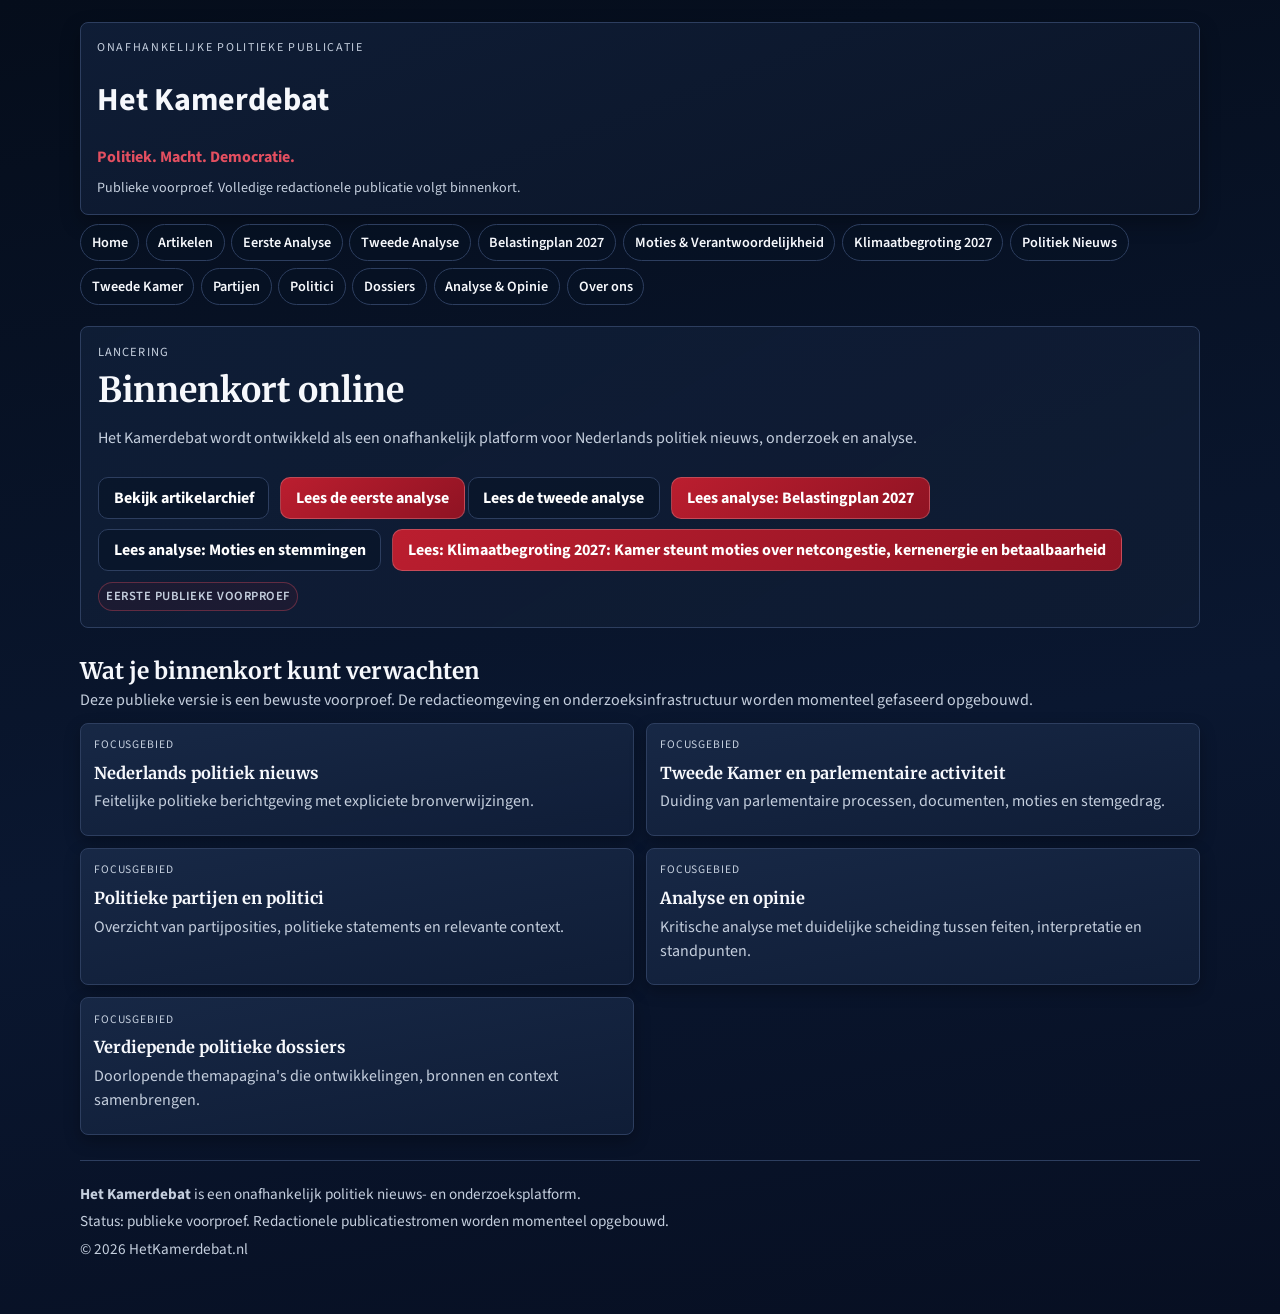
<file: website/index.html>
<!DOCTYPE html>
<html lang="nl">
  <head>
    <meta charset="UTF-8" />
    <meta name="viewport" content="width=device-width, initial-scale=1.0" />
    <title>Het Kamerdebat | Politiek. Macht. Democratie.</title>
    <meta
      name="description"
      content="Het Kamerdebat is een onafhankelijk platform voor Nederlands politiek nieuws, onderzoek en analyse."
    />
    <link rel="preconnect" href="https://fonts.googleapis.com" />
    <link rel="preconnect" href="https://fonts.gstatic.com" crossorigin />
    <link
      href="https://fonts.googleapis.com/css2?family=Merriweather:wght@400;700;900&family=Source+Sans+3:wght@400;600;700&display=swap"
      rel="stylesheet"
    />
    <link rel="stylesheet" href="css/style.css" />
  </head>
  <body>
    <div class="site-shell">
      <header class="site-header">
        <div class="brand-row">
          <p class="kicker">ONAFHANKELIJKE POLITIEKE PUBLICATIE</p>
          <div class="brand-nav-row">
            <h1>Het Kamerdebat</h1>
          </div>
          <p class="tagline">Politiek. Macht. Democratie.</p>
          <p class="sample-note">Publieke voorproef. Volledige redactionele publicatie volgt binnenkort.</p>
        </div>

        <div class="main-nav" role="group">
          <button class="menu-button" aria-label="Open navigatiemenu" aria-expanded="false" aria-controls="site-nav">
            <span></span>
            <span></span>
            <span></span>
          </button>

          <nav id="site-nav" aria-label="Hoofdnavigatie" class="nav-links">
            <a href="#">Home</a>
            <a href="articles.html">Artikelen</a>
            <a href="article-zichtbaarheid-controle.html">Eerste Analyse</a>
            <a href="article-van-motie-tot-uitvoering.html">Tweede Analyse</a>
            <a href="article-belastingplan-2027-minderheidskabinet.html">Belastingplan 2027</a>
            <a href="article-moties-stemmingen-politieke-verantwoordelijkheid.html">Moties &amp; Verantwoordelijkheid</a>
            <a href="article-klimaatbegroting-2027.html">Klimaatbegroting 2027</a>
            <a href="#">Politiek Nieuws</a>
            <a href="#">Tweede Kamer</a>
            <a href="#">Partijen</a>
            <a href="#">Politici</a>
            <a href="#">Dossiers</a>
            <a href="#">Analyse &amp; Opinie</a>
            <a href="#">Over ons</a>
          </nav>
        </div>
      </header>

      <main>
        <section class="hero" aria-labelledby="hero-headline">
          <div class="hero-copy">
            <p class="section-label">Lancering</p>
            <h2 id="hero-headline">
              Binnenkort online
            </h2>
            <p>
              Het Kamerdebat wordt ontwikkeld als een onafhankelijk platform voor Nederlands politiek nieuws,
              onderzoek en analyse.
            </p>
            <a class="cta cta-secondary" href="articles.html">Bekijk artikelarchief</a>
            <a class="cta" href="article-zichtbaarheid-controle.html">Lees de eerste analyse</a>
            <a class="cta cta-secondary" href="article-van-motie-tot-uitvoering.html">Lees de tweede analyse</a>
            <a class="cta" href="article-belastingplan-2027-minderheidskabinet.html">Lees analyse: Belastingplan 2027</a>
            <a class="cta cta-secondary" href="article-moties-stemmingen-politieke-verantwoordelijkheid.html">Lees analyse: Moties en stemmingen</a>
            <a class="cta" href="article-klimaatbegroting-2027.html">Lees: Klimaatbegroting 2027: Kamer steunt moties over netcongestie, kernenergie en betaalbaarheid</a>
            <p class="launch-status">Eerste publieke voorproef</p>
          </div>
        </section>

        <section class="content-section" aria-labelledby="platform-heading">
          <div class="section-head">
            <h3 id="platform-heading">Wat je binnenkort kunt verwachten</h3>
            <p>
              Deze publieke versie is een bewuste voorproef. De redactieomgeving en onderzoeksinfrastructuur
              worden momenteel gefaseerd opgebouwd.
            </p>
          </div>
          <div class="card-grid two-col">
            <article class="card">
              <p class="meta">Focusgebied</p>
              <h4>Nederlands politiek nieuws</h4>
              <p>
                Feitelijke politieke berichtgeving met expliciete bronverwijzingen.
              </p>
            </article>
            <article class="card">
              <p class="meta">Focusgebied</p>
              <h4>Tweede Kamer en parlementaire activiteit</h4>
              <p>
                Duiding van parlementaire processen, documenten, moties en stemgedrag.
              </p>
            </article>
            <article class="card">
              <p class="meta">Focusgebied</p>
              <h4>Politieke partijen en politici</h4>
              <p>
                Overzicht van partijposities, politieke statements en relevante context.
              </p>
            </article>
            <article class="feature-card">
              <p class="meta">Focusgebied</p>
              <h4>Analyse en opinie</h4>
              <p>
                Kritische analyse met duidelijke scheiding tussen feiten, interpretatie en standpunten.
              </p>
            </article>
            <article class="feature-card">
              <p class="meta">Focusgebied</p>
              <h4>Verdiepende politieke dossiers</h4>
              <p>
                Doorlopende themapagina's die ontwikkelingen, bronnen en context samenbrengen.
              </p>
            </article>
          </div>
        </section>
      </main>

      <footer class="site-footer">
        <p><strong>Het Kamerdebat</strong> is een onafhankelijk politiek nieuws- en onderzoeksplatform.</p>
        <p>
          Status: publieke voorproef. Redactionele publicatiestromen worden momenteel opgebouwd.
        </p>
        <p>© 2026 HetKamerdebat.nl</p>
      </footer>
    </div>
    <script>
      (function () {
        var navWrap = document.querySelector('.main-nav');
        var menuButton = document.querySelector('.menu-button');
        if (!navWrap || !menuButton) return;

        menuButton.addEventListener('click', function () {
          var isOpen = navWrap.classList.toggle('is-open');
          menuButton.setAttribute('aria-expanded', isOpen ? 'true' : 'false');
        });

        window.addEventListener('resize', function () {
          if (window.innerWidth > 1024) {
            navWrap.classList.remove('is-open');
            menuButton.setAttribute('aria-expanded', 'false');
          }
        });
      })();
    </script>
  </body>
</html>
</file>
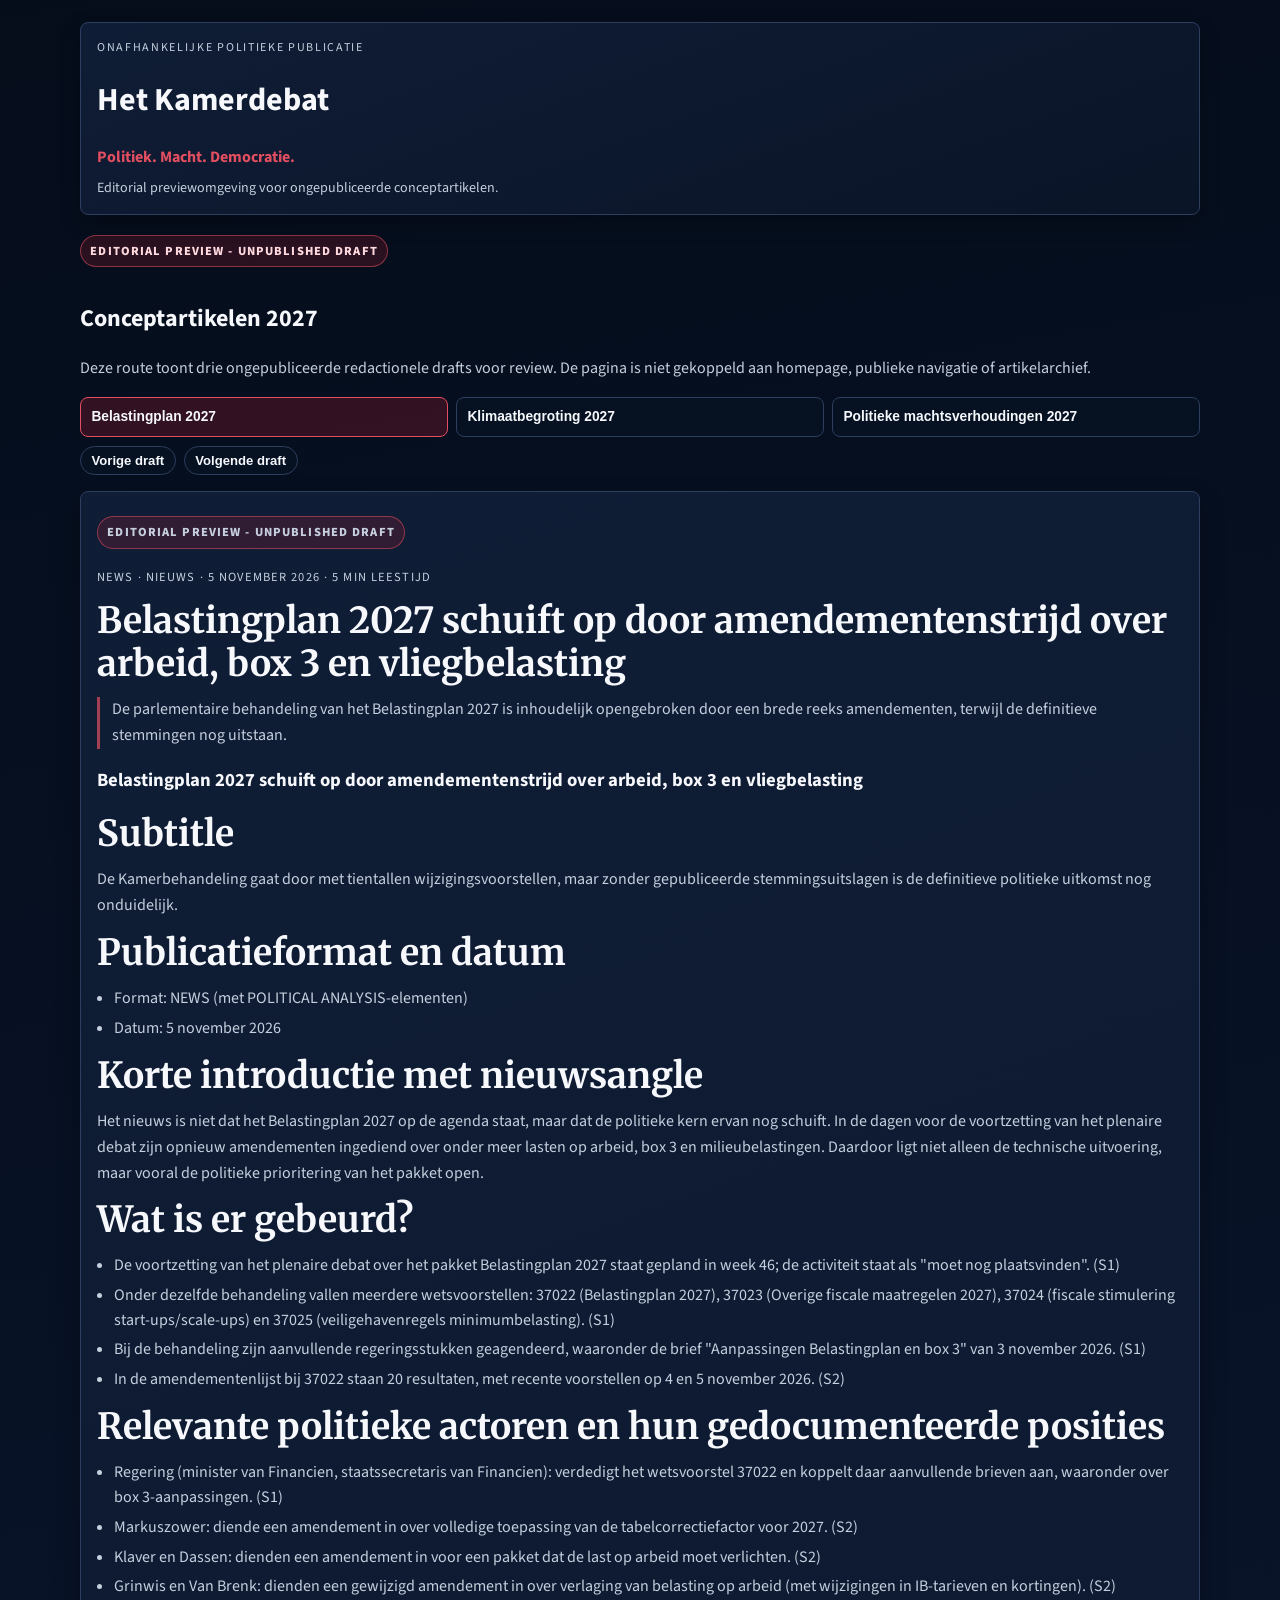
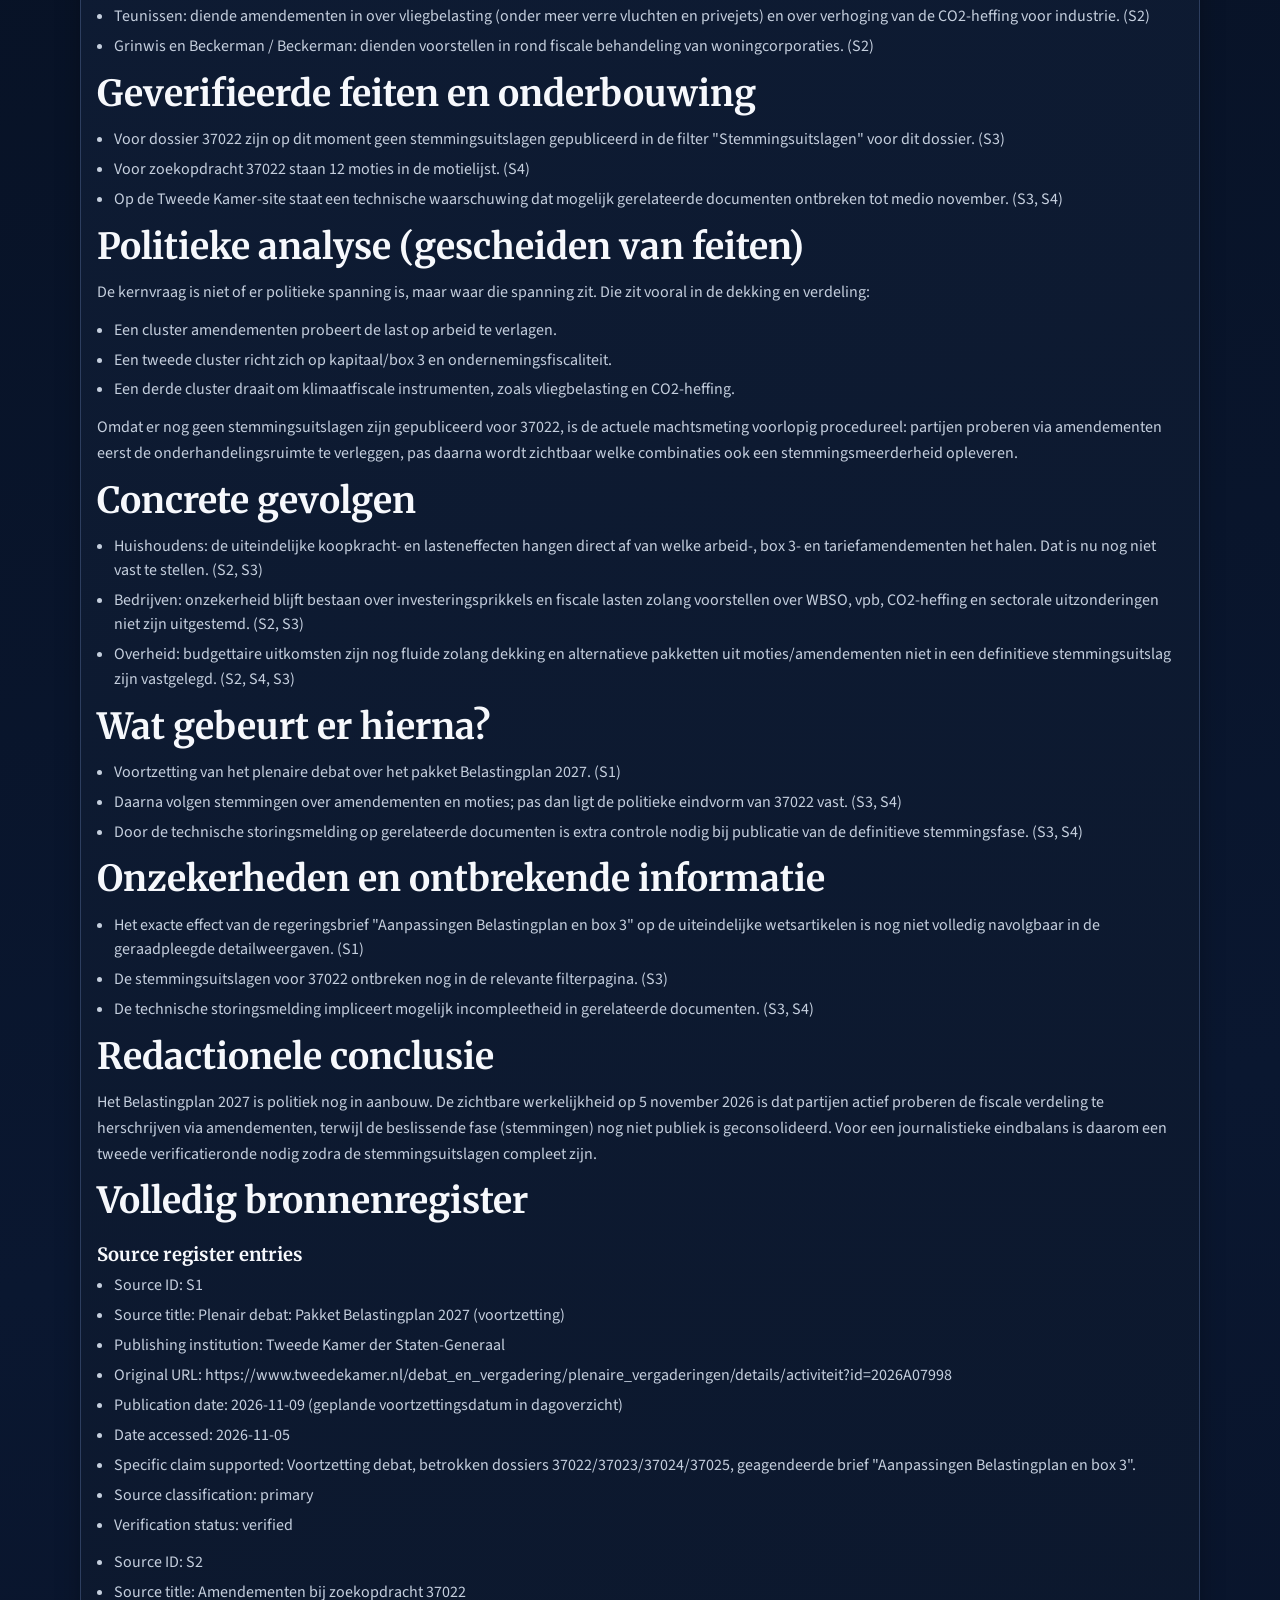
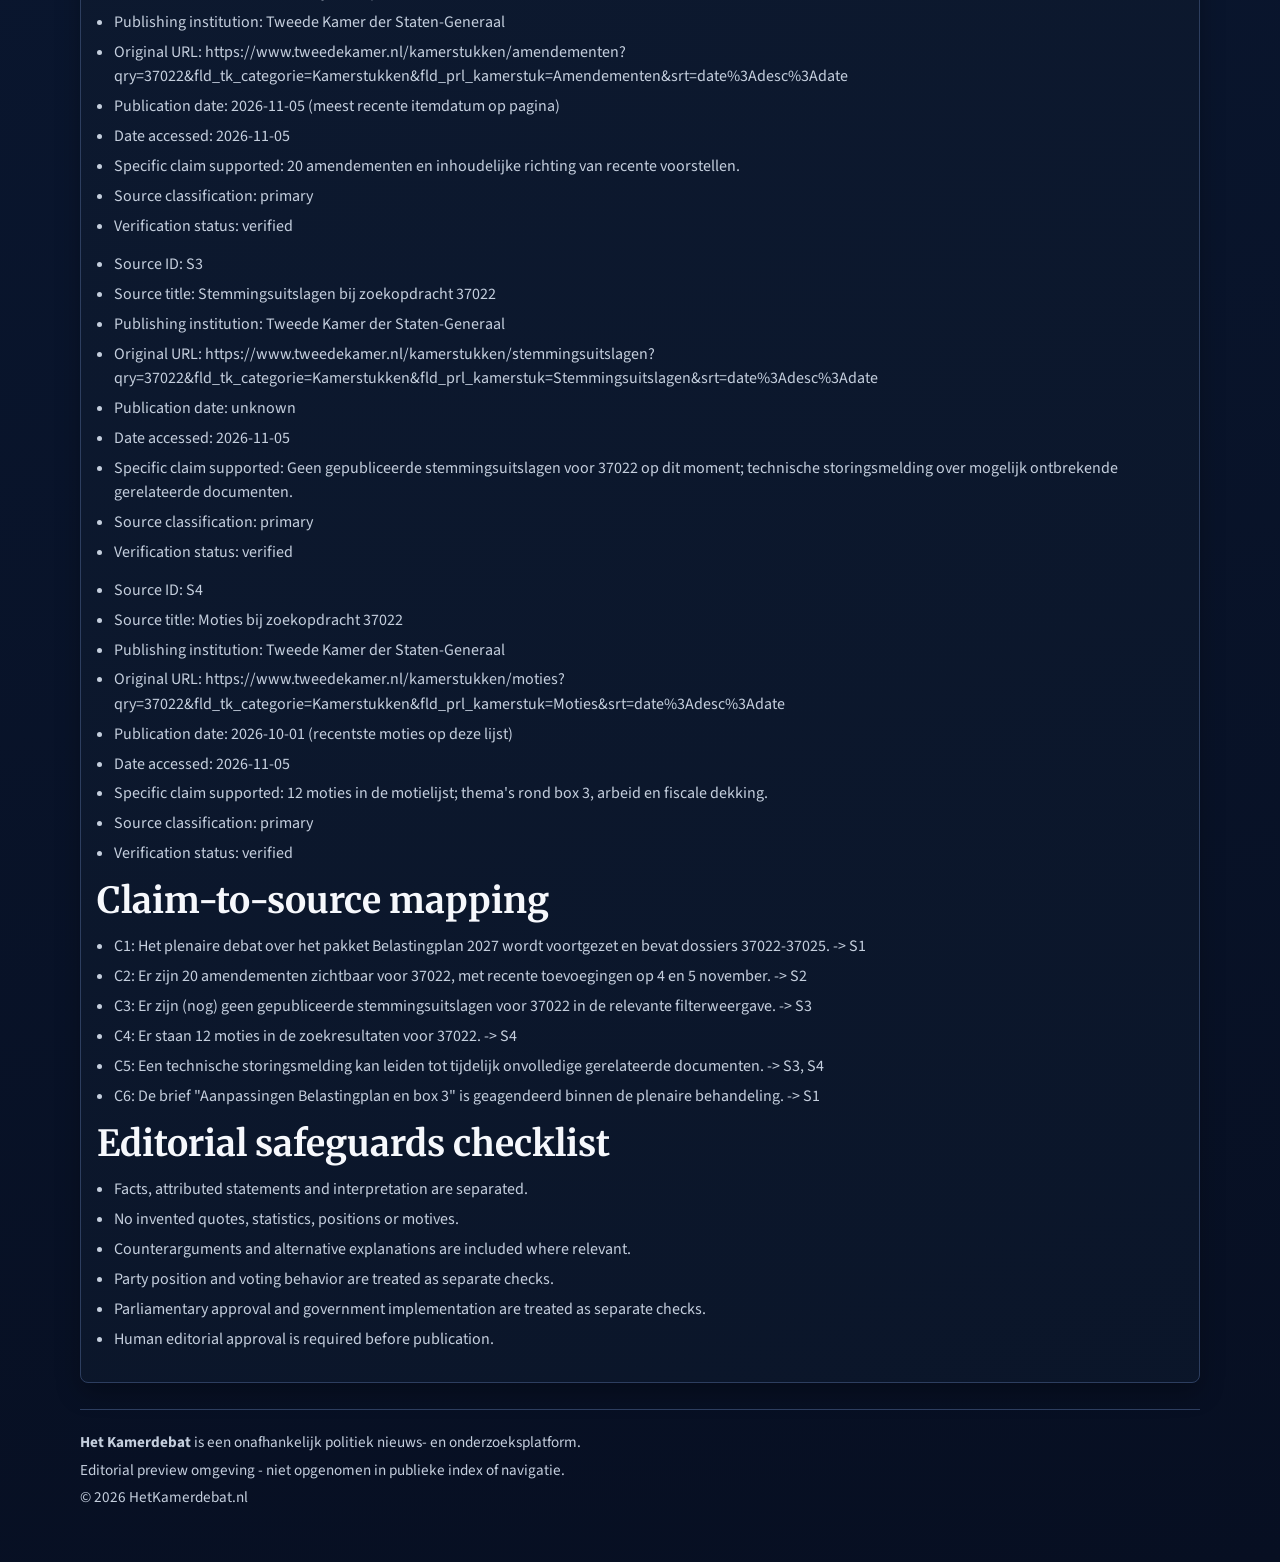
<file: website/editorial-preview/index.html>
<!DOCTYPE html>
<html lang="nl">
  <head>
    <meta charset="UTF-8" />
    <meta name="viewport" content="width=device-width, initial-scale=1.0" />
    <title>Editorial Preview | Het Kamerdebat</title>
    <meta
      name="description"
      content="Interne editorial preview van drie ongepubliceerde conceptartikelen voor redactionele beoordeling."
    />
    <meta name="robots" content="noindex, nofollow, noarchive, nosnippet" />
    <meta name="googlebot" content="noindex, nofollow" />
    <link rel="preconnect" href="https://fonts.googleapis.com" />
    <link rel="preconnect" href="https://fonts.gstatic.com" crossorigin />
    <link
      href="https://fonts.googleapis.com/css2?family=Merriweather:wght@400;700;900&family=Source+Sans+3:wght@400;600;700&display=swap"
      rel="stylesheet"
    />
    <link rel="stylesheet" href="../css/style.css" />
    <style>
      .preview-banner {
        margin: 0 0 0.9rem;
        display: inline-block;
        font-weight: 800;
        letter-spacing: 0.09em;
        text-transform: uppercase;
        font-size: 0.78rem;
        color: #ffd9de;
        background: rgba(187, 30, 47, 0.2);
        border: 1px solid rgba(227, 79, 96, 0.55);
        border-radius: 999px;
        padding: 0.35rem 0.58rem;
      }

      .preview-note {
        margin: 0.35rem 0 1.1rem;
        color: var(--ink-soft);
        line-height: 1.5;
      }

      .preview-nav {
        display: grid;
        grid-template-columns: 1fr;
        gap: 0.55rem;
        margin-bottom: 1rem;
      }

      .preview-nav-list {
        display: grid;
        grid-template-columns: repeat(3, minmax(0, 1fr));
        gap: 0.5rem;
      }

      .preview-nav-item {
        appearance: none;
        border: 1px solid var(--stroke);
        border-radius: 8px;
        background: rgba(7, 18, 37, 0.56);
        color: var(--ink);
        text-align: left;
        padding: 0.6rem 0.65rem;
        cursor: pointer;
        font-size: 0.86rem;
        line-height: 1.35;
        font-weight: 700;
      }

      .preview-nav-item:hover,
      .preview-nav-item:focus-visible {
        border-color: var(--accent-soft);
        background: rgba(187, 30, 47, 0.2);
      }

      .preview-nav-item[aria-current="true"] {
        border-color: var(--accent-soft);
        background: rgba(187, 30, 47, 0.24);
      }

      .preview-nav-controls {
        display: flex;
        gap: 0.5rem;
        flex-wrap: wrap;
      }

      .preview-ghost-button {
        appearance: none;
        border: 1px solid var(--stroke);
        border-radius: 999px;
        padding: 0.38rem 0.66rem;
        color: var(--ink);
        background: rgba(7, 18, 37, 0.56);
        font-weight: 700;
        font-size: 0.82rem;
        cursor: pointer;
      }

      .preview-ghost-button:hover,
      .preview-ghost-button:focus-visible {
        border-color: var(--accent-soft);
        background: rgba(187, 30, 47, 0.2);
      }

      .preview-error {
        margin-top: 0.75rem;
        color: #ffd9de;
      }

      @media (max-width: 940px) {
        .preview-nav-list {
          grid-template-columns: 1fr;
        }
      }
    </style>
  </head>
  <body>
    <div class="site-shell">
      <header class="site-header">
        <div class="brand-row">
          <p class="kicker">ONAFHANKELIJKE POLITIEKE PUBLICATIE</p>
          <div class="brand-nav-row">
            <h1>Het Kamerdebat</h1>
          </div>
          <p class="tagline">Politiek. Macht. Democratie.</p>
          <p class="sample-note">Editorial previewomgeving voor ongepubliceerde conceptartikelen.</p>
        </div>
      </header>

      <main>
        <section class="content-section" aria-labelledby="preview-heading">
          <p class="preview-banner">Editorial Preview - Unpublished Draft</p>
          <h2 id="preview-heading">Conceptartikelen 2027</h2>
          <p class="preview-note">
            Deze route toont drie ongepubliceerde redactionele drafts voor review. De pagina is niet gekoppeld
            aan homepage, publieke navigatie of artikelarchief.
          </p>

          <nav class="preview-nav" aria-label="Navigatie tussen conceptartikelen">
            <div id="preview-nav-list" class="preview-nav-list"></div>
            <div class="preview-nav-controls">
              <button id="preview-prev" class="preview-ghost-button" type="button">Vorige draft</button>
              <button id="preview-next" class="preview-ghost-button" type="button">Volgende draft</button>
            </div>
          </nav>

          <article class="analysis-article" aria-labelledby="article-title">
            <p class="preview-banner">Editorial Preview - Unpublished Draft</p>
            <p id="article-meta" class="section-label"></p>
            <h2 id="article-title"></h2>
            <p id="article-summary" class="article-intro"></p>
            <div id="article-content"></div>
            <p id="preview-error" class="preview-error" hidden></p>
          </article>
        </section>
      </main>

      <footer class="site-footer">
        <p><strong>Het Kamerdebat</strong> is een onafhankelijk politiek nieuws- en onderzoeksplatform.</p>
        <p>Editorial preview omgeving - niet opgenomen in publieke index of navigatie.</p>
        <p>© 2026 HetKamerdebat.nl</p>
      </footer>
    </div>

    <script type="module">
      import { renderArticlePage } from "../js/articles.js";

      const DRAFTS = [
        {
          id: "draft-belastingplan-2027",
          label: "Belastingplan 2027",
          path: "../content/articles/draft-belastingplan-2027.md"
        },
        {
          id: "draft-klimaatbegroting-2027",
          label: "Klimaatbegroting 2027",
          path: "../content/articles/draft-klimaatbegroting-2027.md"
        },
        {
          id: "draft-politieke-machtsverhoudingen-2027",
          label: "Politieke machtsverhoudingen 2027",
          path: "../content/articles/draft-politieke-machtsverhoudingen-2027.md"
        }
      ];

      const navListNode = document.querySelector("#preview-nav-list");
      const prevButton = document.querySelector("#preview-prev");
      const nextButton = document.querySelector("#preview-next");
      const errorNode = document.querySelector("#preview-error");
      const query = new URLSearchParams(window.location.search);
      const selected = query.get("draft");
      let currentIndex = Math.max(
        0,
        DRAFTS.findIndex((item) => item.id === selected)
      );

      if (currentIndex < 0) {
        currentIndex = 0;
      }

      function updateDraftQuery(id) {
        const url = new URL(window.location.href);
        url.searchParams.set("draft", id);
        window.history.replaceState({}, "", url);
      }

      function setError(message) {
        if (!errorNode) {
          return;
        }
        if (!message) {
          errorNode.hidden = true;
          errorNode.textContent = "";
          return;
        }

        errorNode.hidden = false;
        errorNode.textContent = message;
      }

      function renderNav() {
        if (!navListNode) {
          return;
        }

        navListNode.innerHTML = DRAFTS.map((draft, index) => {
          const isCurrent = index === currentIndex;
          return `<button type="button" class="preview-nav-item" data-index="${index}" aria-current="${isCurrent ? "true" : "false"}">${draft.label}</button>`;
        }).join("");

        for (const button of navListNode.querySelectorAll(".preview-nav-item")) {
          button.addEventListener("click", () => {
            const index = Number(button.getAttribute("data-index"));
            if (Number.isNaN(index)) {
              return;
            }
            currentIndex = index;
            updateDraftQuery(DRAFTS[currentIndex].id);
            loadCurrentDraft();
          });
        }
      }

      async function loadCurrentDraft() {
        const draft = DRAFTS[currentIndex];
        setError("");
        renderNav();

        try {
          await renderArticlePage({ articlePath: draft.path });
        } catch (error) {
          setError(`Draft kon niet worden geladen: ${error.message}`);
        }
      }

      prevButton?.addEventListener("click", () => {
        currentIndex = (currentIndex - 1 + DRAFTS.length) % DRAFTS.length;
        updateDraftQuery(DRAFTS[currentIndex].id);
        loadCurrentDraft();
      });

      nextButton?.addEventListener("click", () => {
        currentIndex = (currentIndex + 1) % DRAFTS.length;
        updateDraftQuery(DRAFTS[currentIndex].id);
        loadCurrentDraft();
      });

      updateDraftQuery(DRAFTS[currentIndex].id);
      loadCurrentDraft();
    </script>
  </body>
</html>
</file>
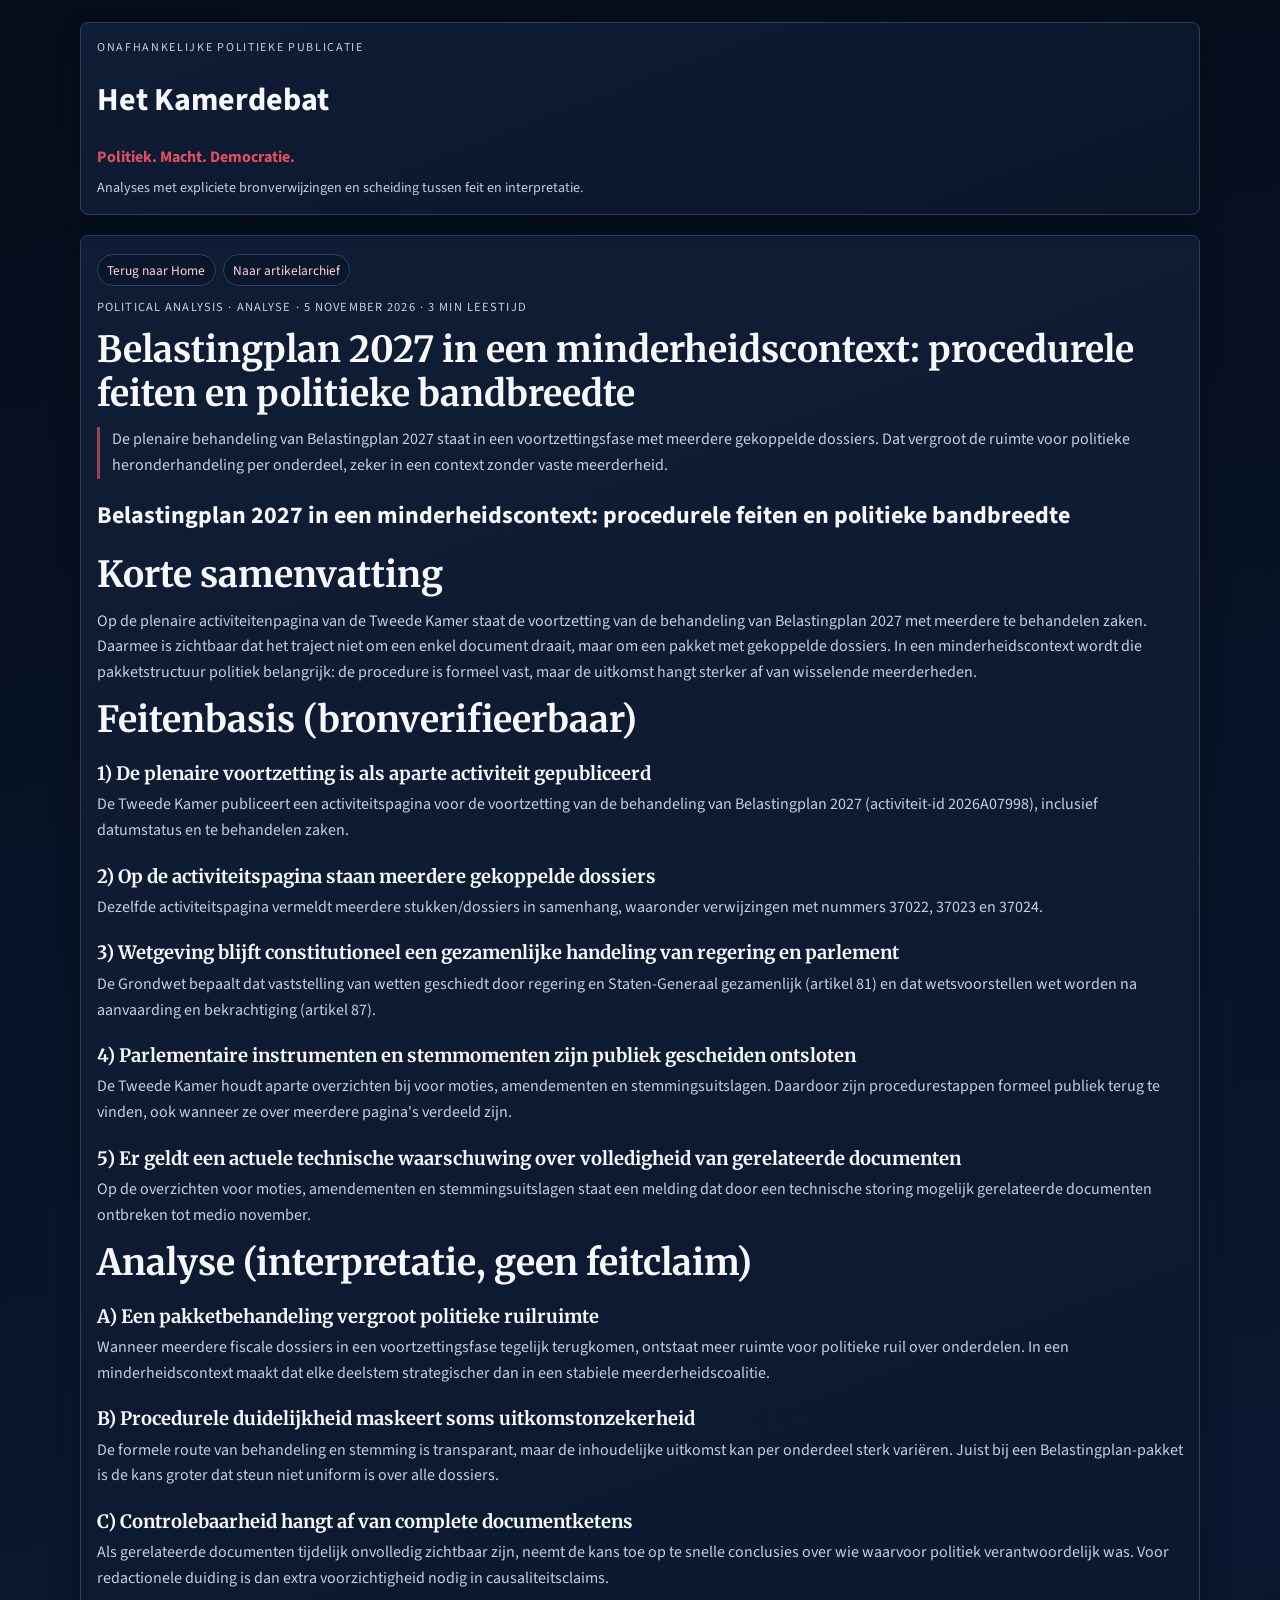
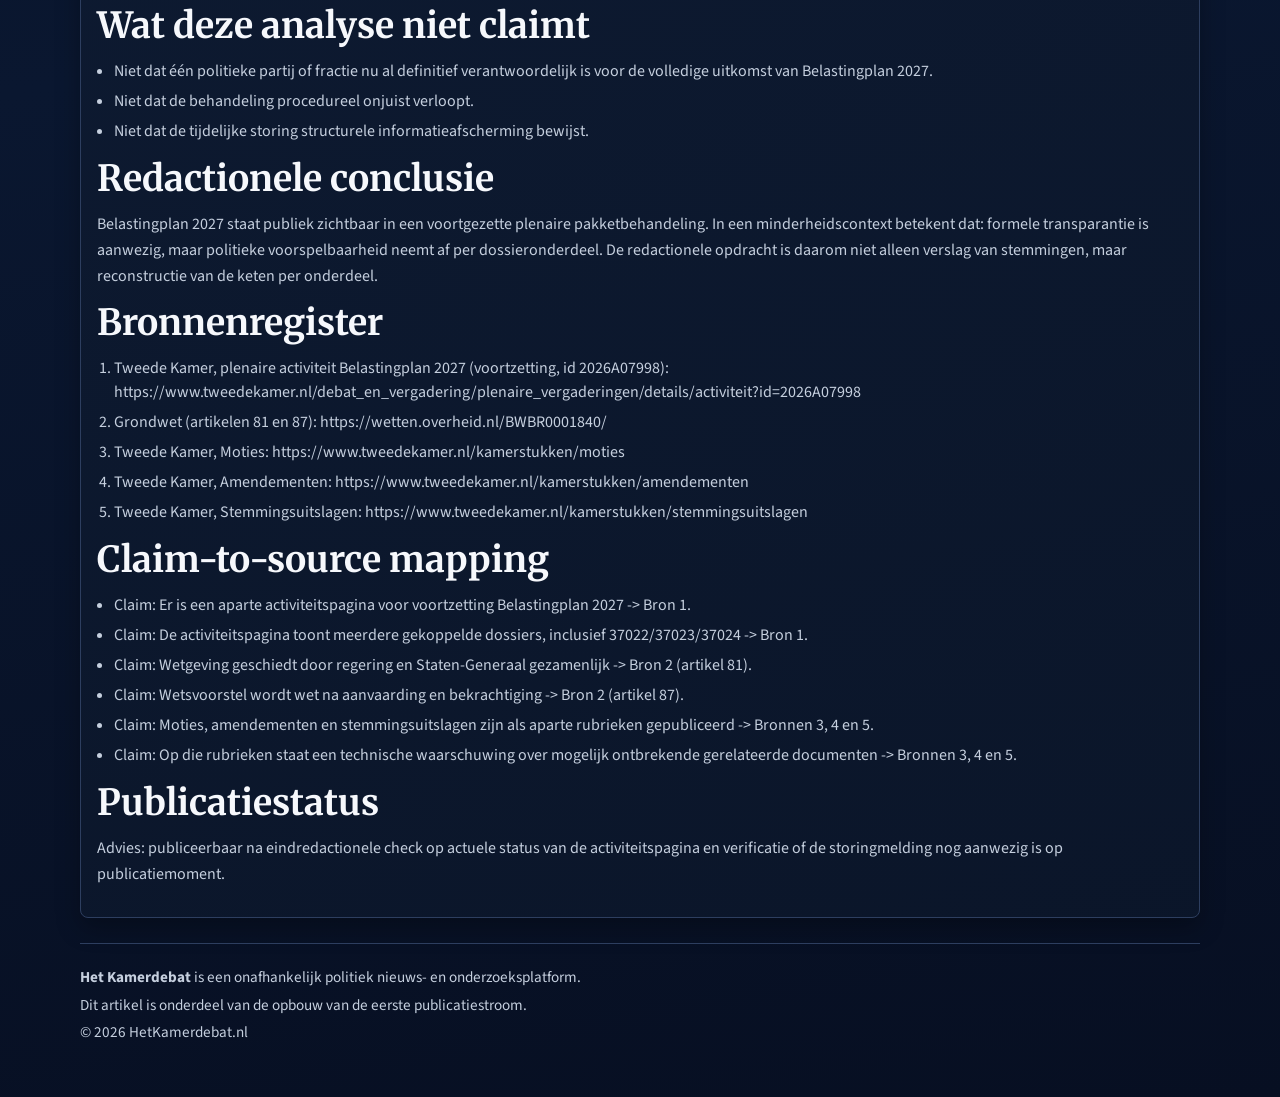
<file: website/article-belastingplan-2027-minderheidskabinet.html>
<!DOCTYPE html>
<html lang="nl">
  <head>
    <meta charset="UTF-8" />
    <meta name="viewport" content="width=device-width, initial-scale=1.0" />
    <title>Analyse | Belastingplan 2027 in een minderheidscontext | Het Kamerdebat</title>
    <meta
      name="description"
      content="Analyse van Het Kamerdebat over de plenaire voortzetting van Belastingplan 2027 en politieke bandbreedte in een minderheidscontext."
    />
    <link rel="preconnect" href="https://fonts.googleapis.com" />
    <link rel="preconnect" href="https://fonts.gstatic.com" crossorigin />
    <link
      href="https://fonts.googleapis.com/css2?family=Merriweather:wght@400;700;900&family=Source+Sans+3:wght@400;600;700&display=swap"
      rel="stylesheet"
    />
    <link rel="stylesheet" href="css/style.css" />
  </head>
  <body>
    <div class="site-shell">
      <header class="site-header">
        <div class="brand-row">
          <p class="kicker">ONAFHANKELIJKE POLITIEKE PUBLICATIE</p>
          <div class="brand-nav-row">
            <h1><a class="brand-link" href="index.html">Het Kamerdebat</a></h1>
          </div>
          <p class="tagline">Politiek. Macht. Democratie.</p>
          <p class="sample-note">Analyses met expliciete bronverwijzingen en scheiding tussen feit en interpretatie.</p>
        </div>
      </header>

      <main>
        <article class="analysis-article" aria-labelledby="article-title">
          <div class="article-actions" aria-label="Artikelnavigatie">
            <a href="index.html">Terug naar Home</a>
            <a href="articles.html">Naar artikelarchief</a>
          </div>
          <p id="article-meta" class="section-label"></p>
          <h2 id="article-title"></h2>
          <p id="article-summary" class="article-intro"></p>
          <div id="article-content"></div>
        </article>
      </main>

      <footer class="site-footer">
        <p><strong>Het Kamerdebat</strong> is een onafhankelijk politiek nieuws- en onderzoeksplatform.</p>
        <p>Dit artikel is onderdeel van de opbouw van de eerste publicatiestroom.</p>
        <p>© 2026 HetKamerdebat.nl</p>
      </footer>
    </div>
    <script type="module">
      import { renderArticlePage } from "./js/articles.js";

      renderArticlePage({ articlePath: "content/articles/belastingplan-2027-minderheidskabinet.md" }).catch((error) => {
        const contentNode = document.querySelector("#article-content");
        if (contentNode) {
          contentNode.innerHTML = `<p>Artikel kon niet worden geladen: ${error.message}</p>`;
        }
      });
    </script>
  </body>
</html>
</file>
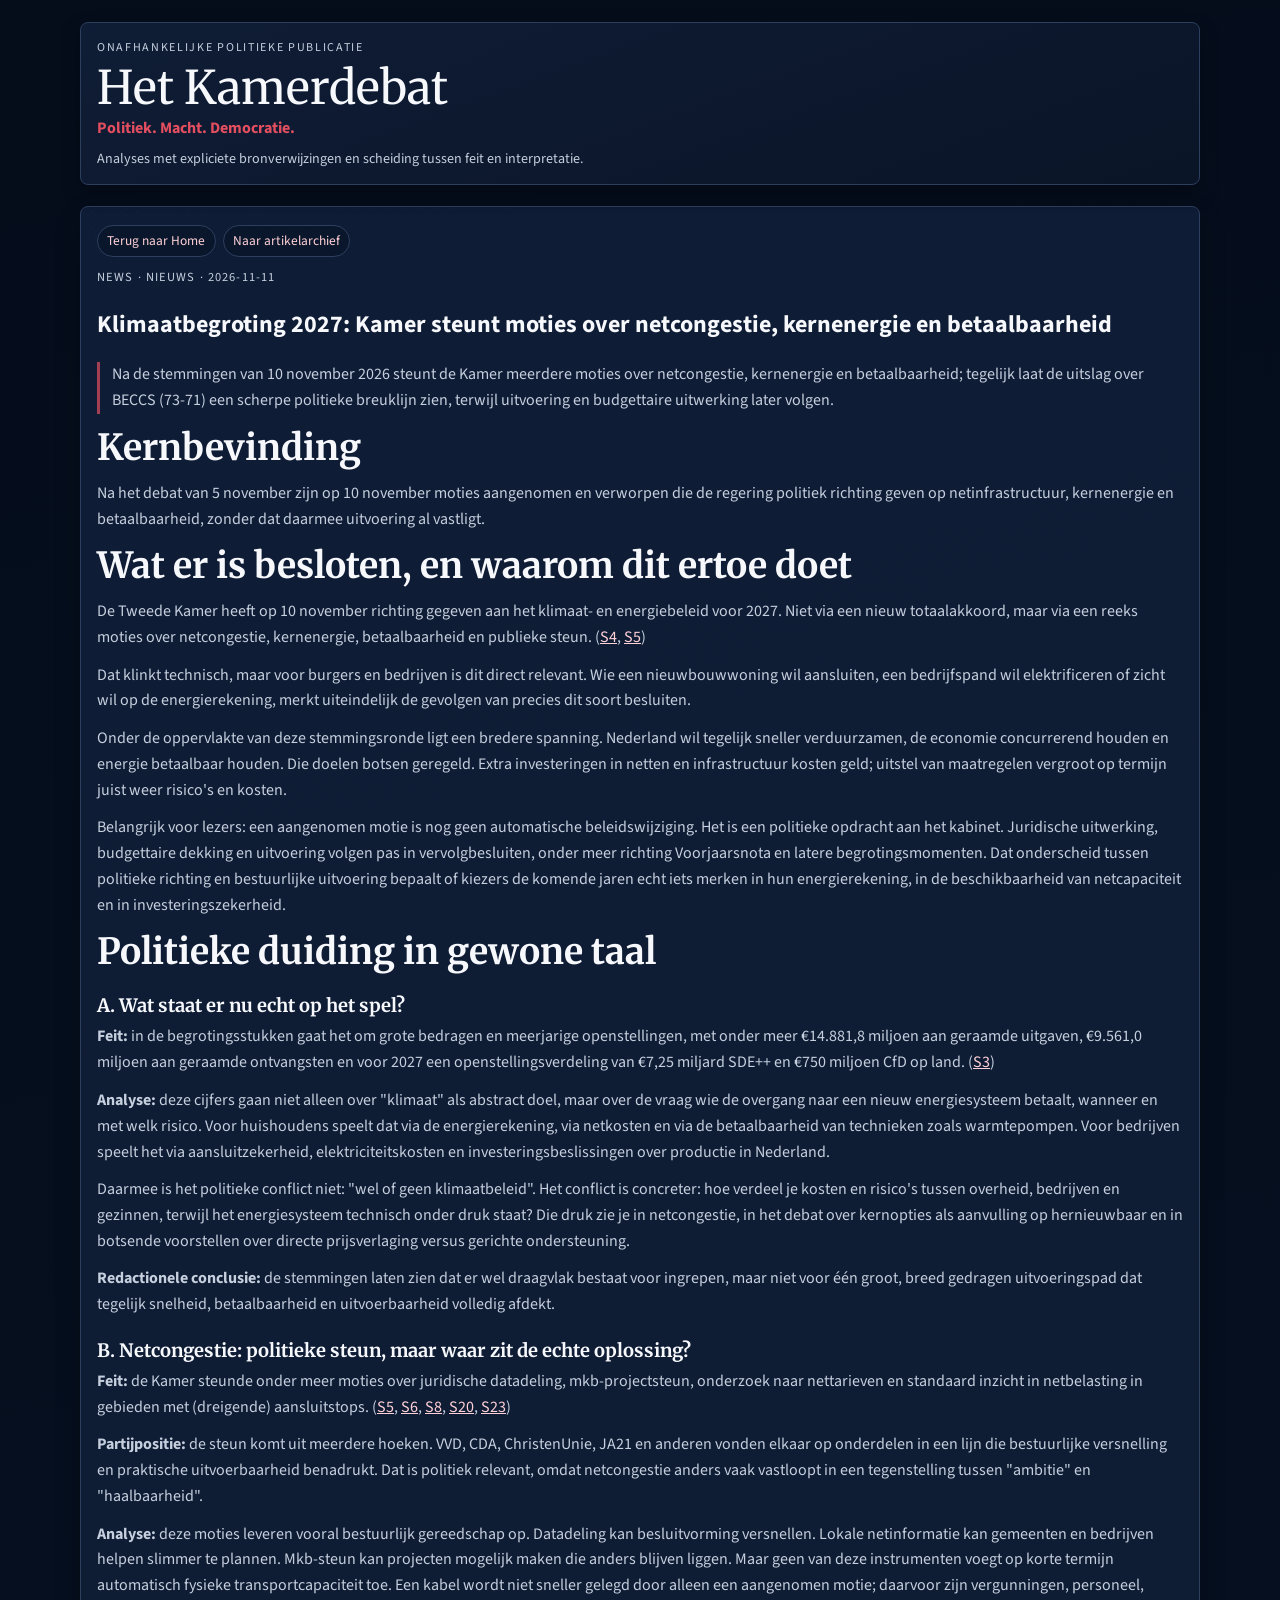
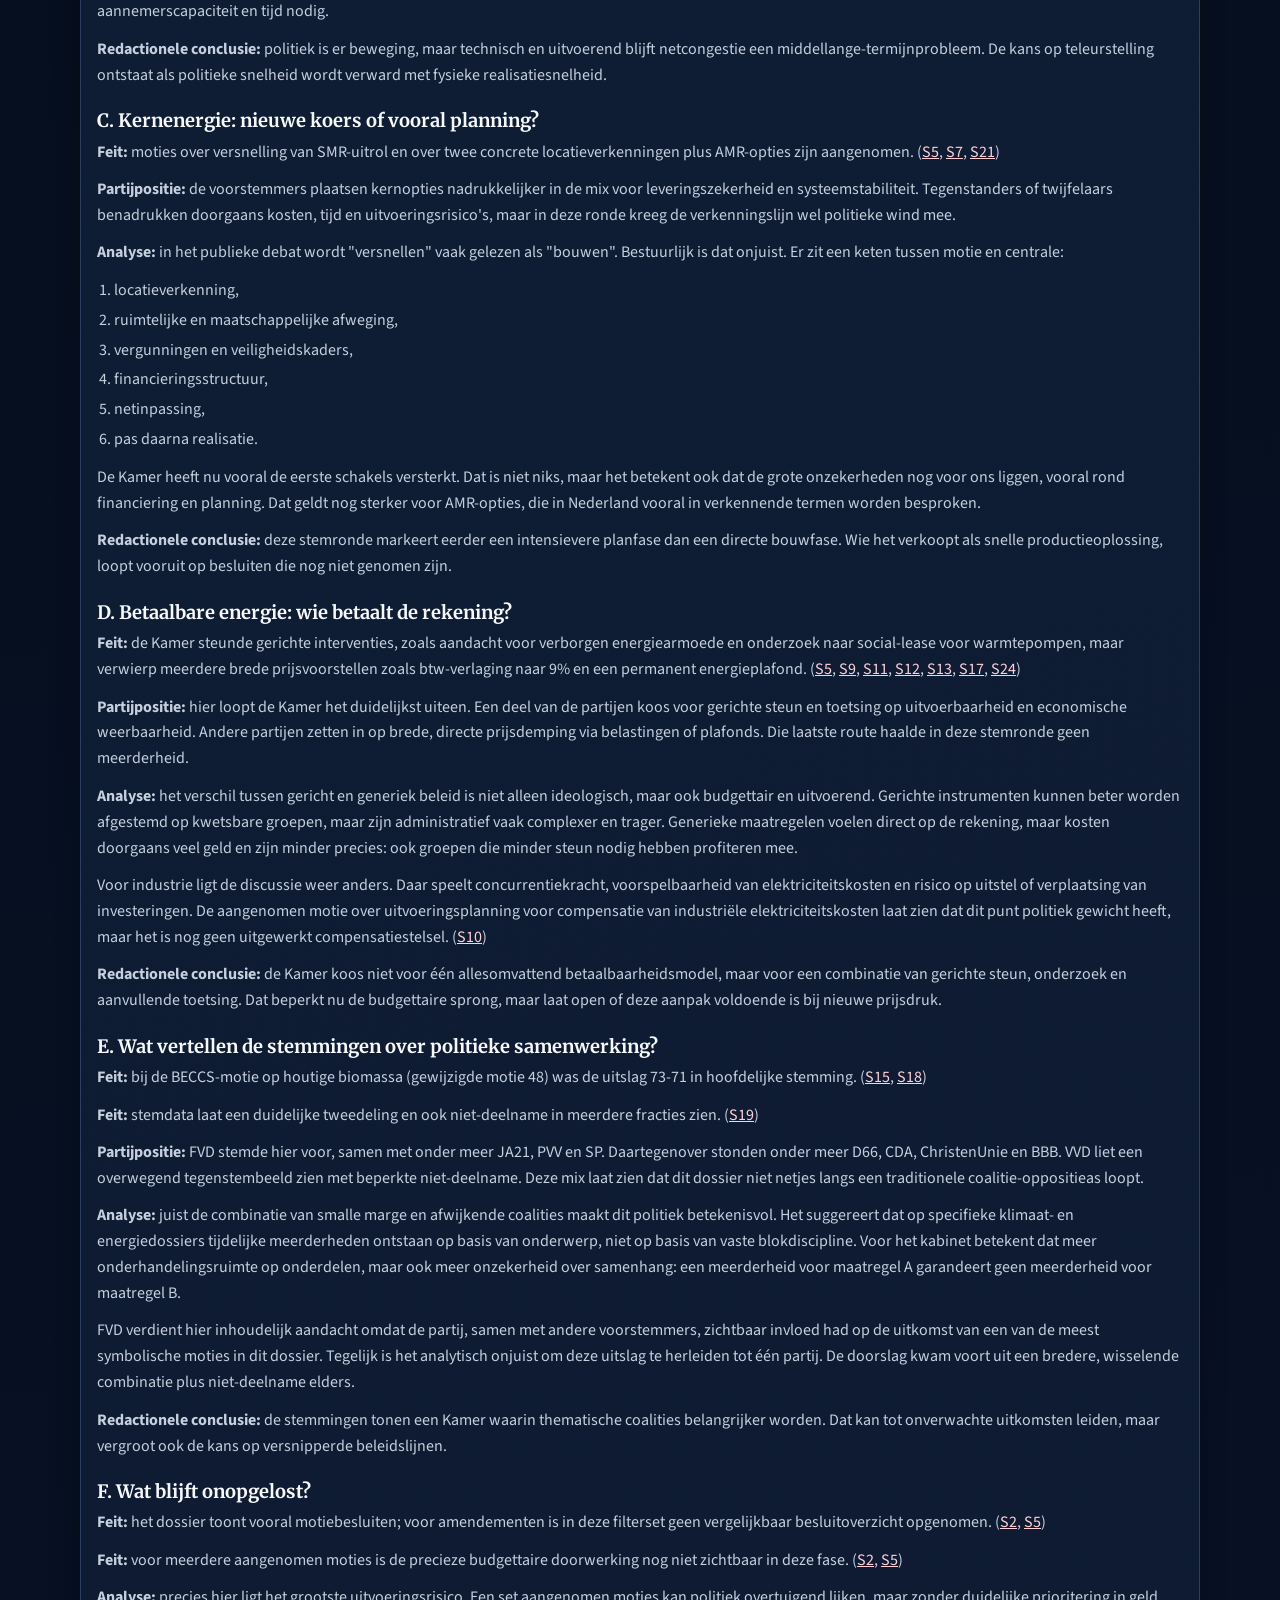
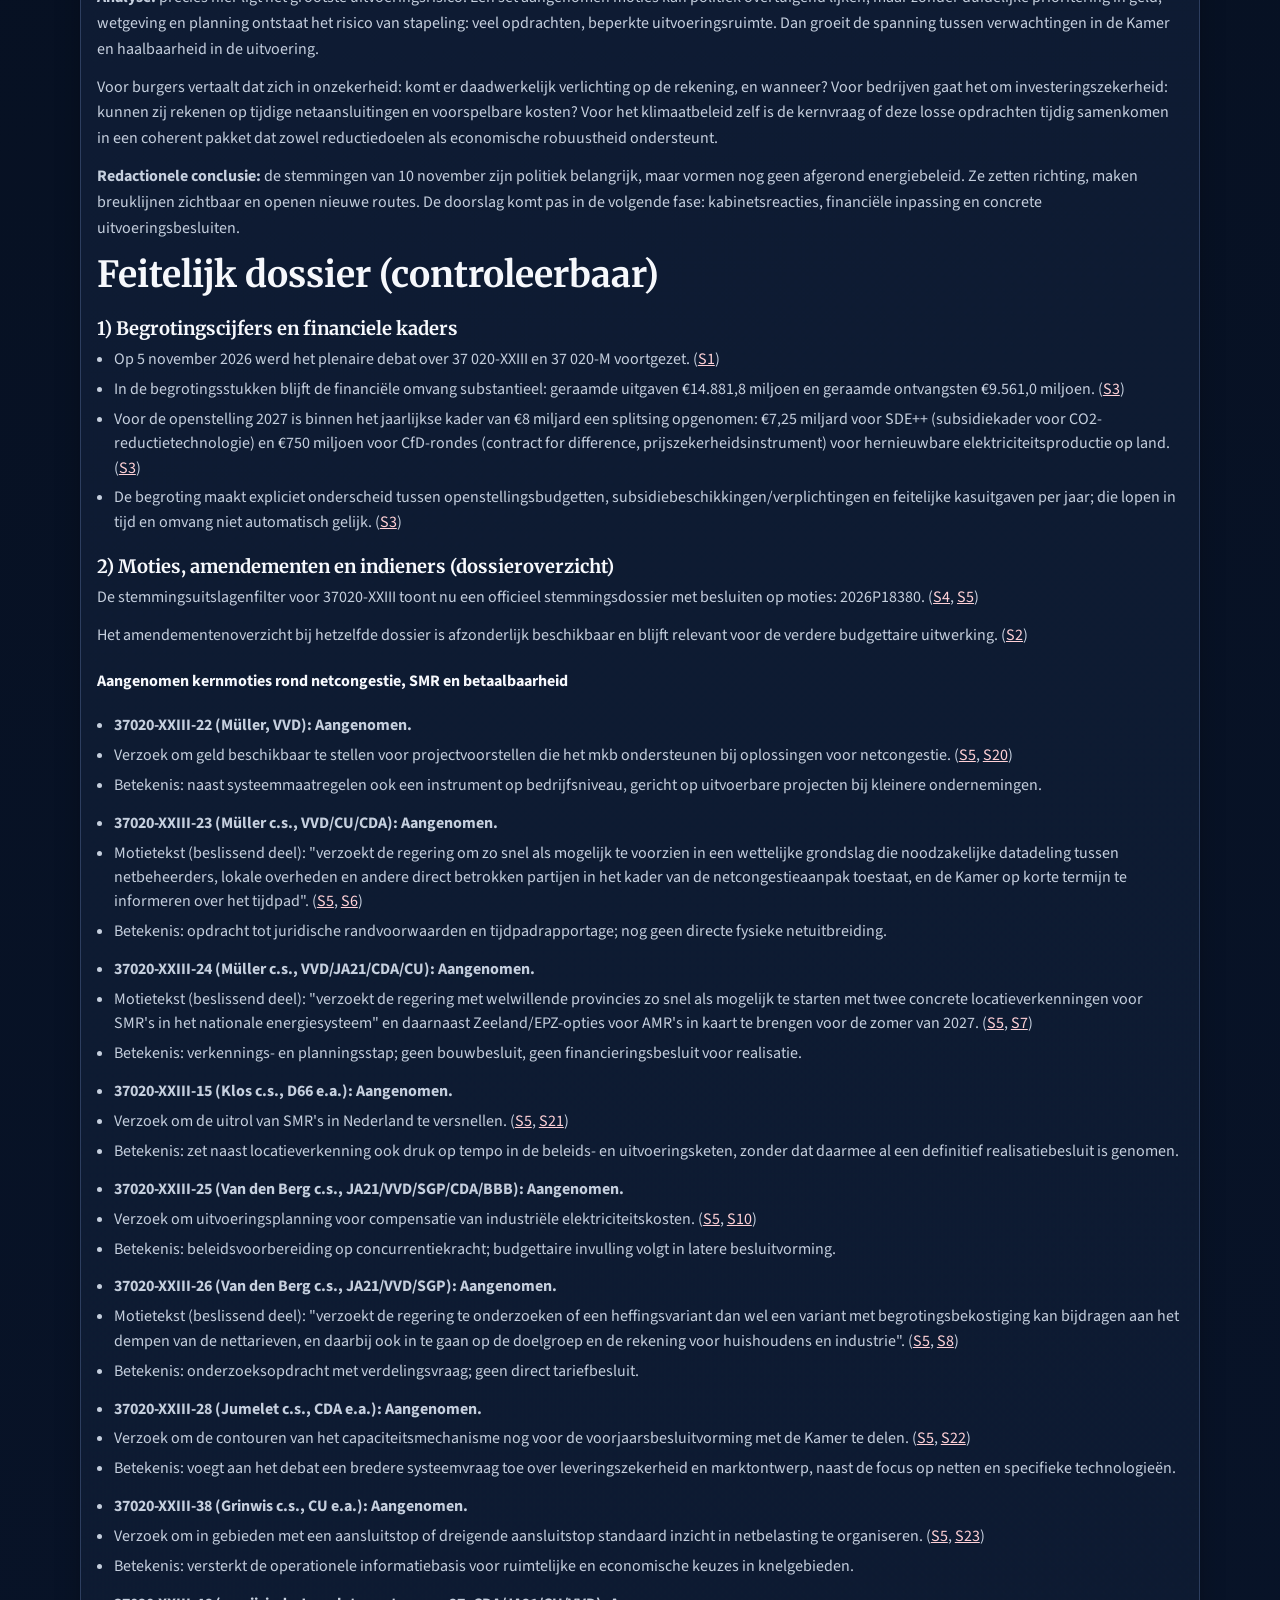
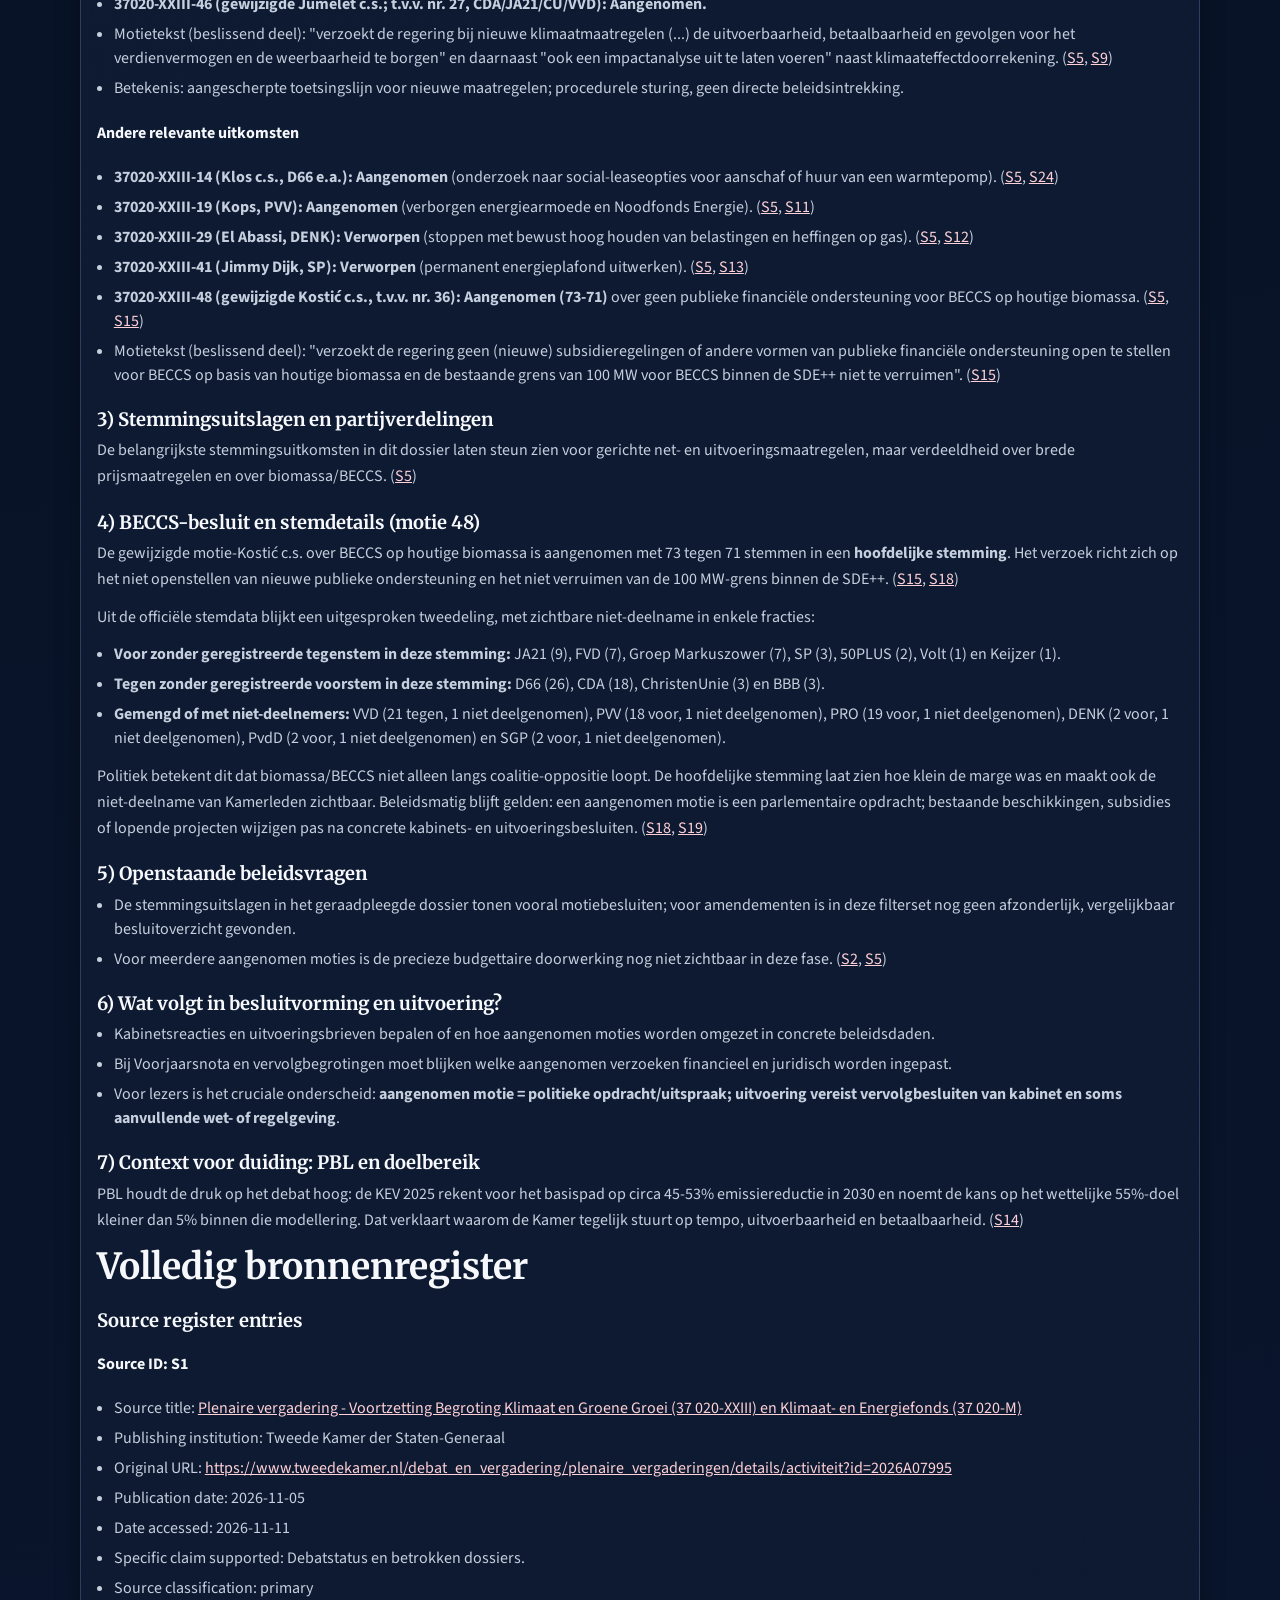
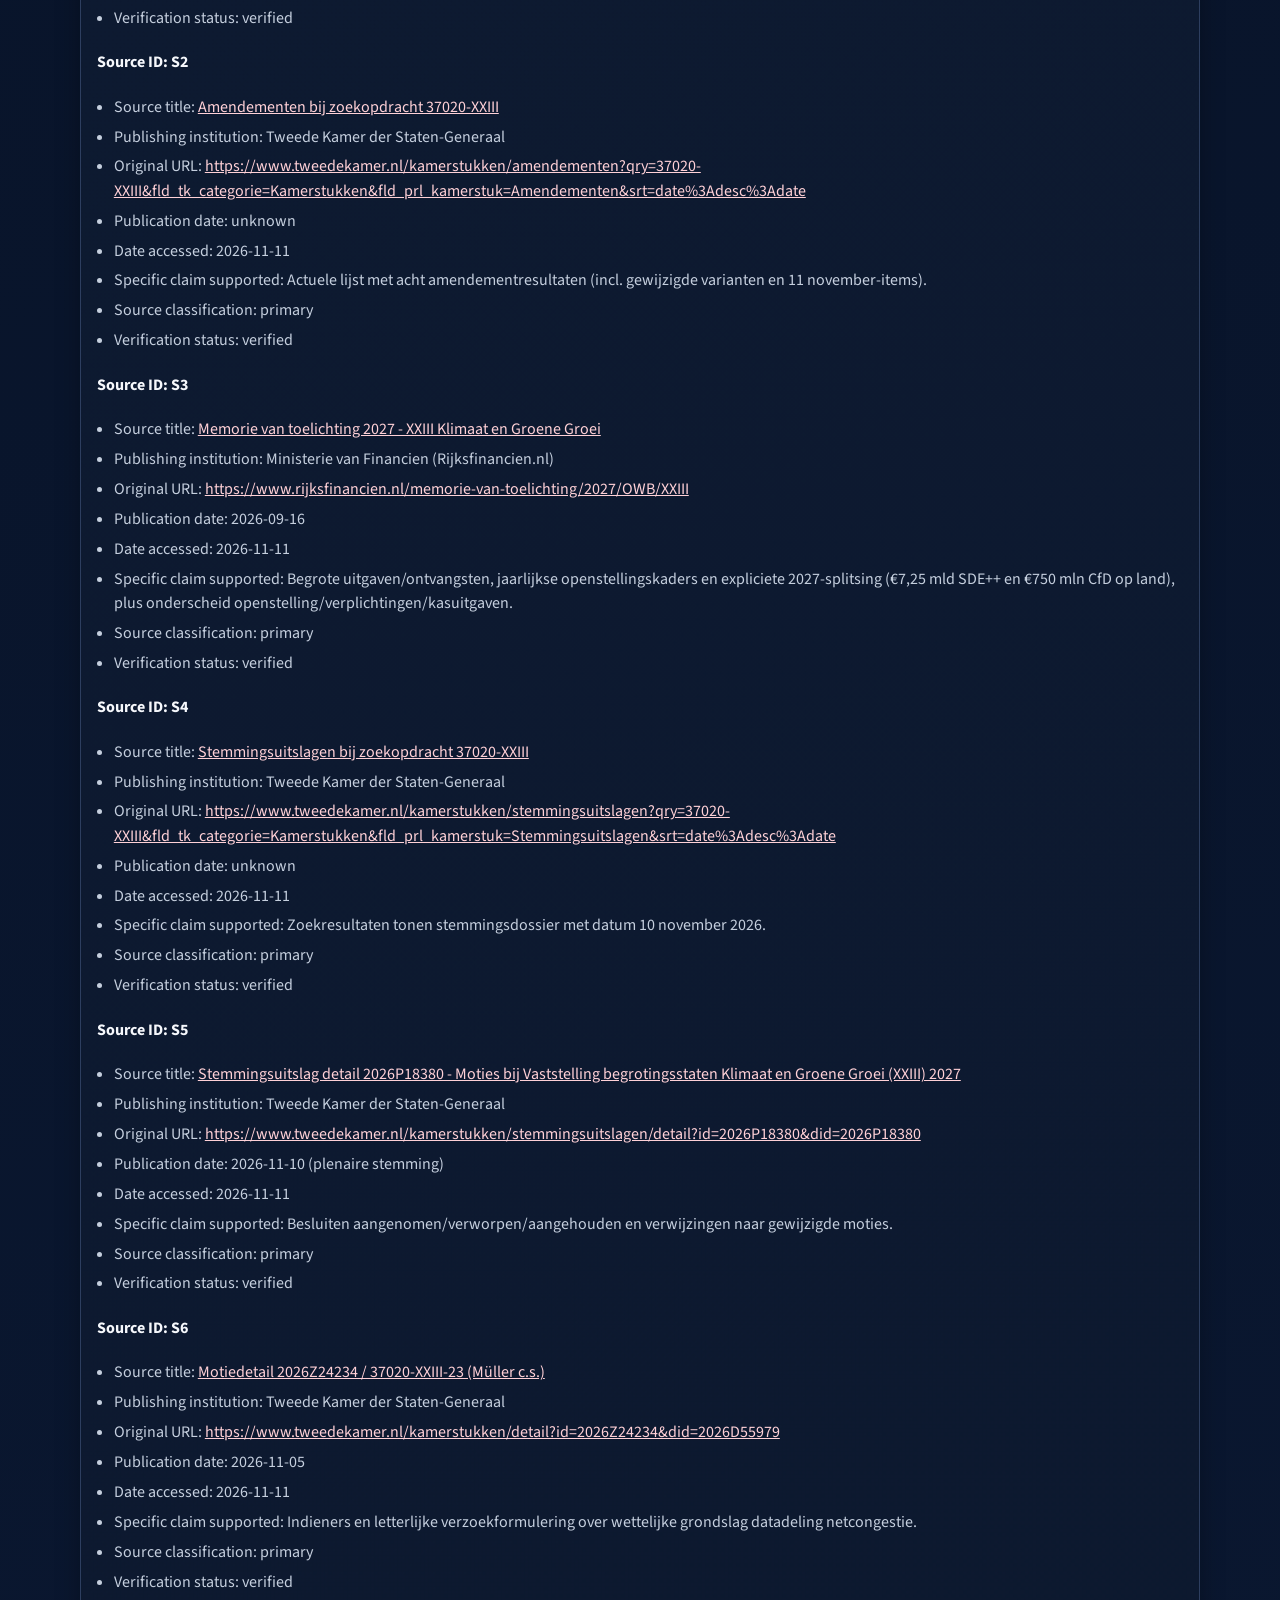
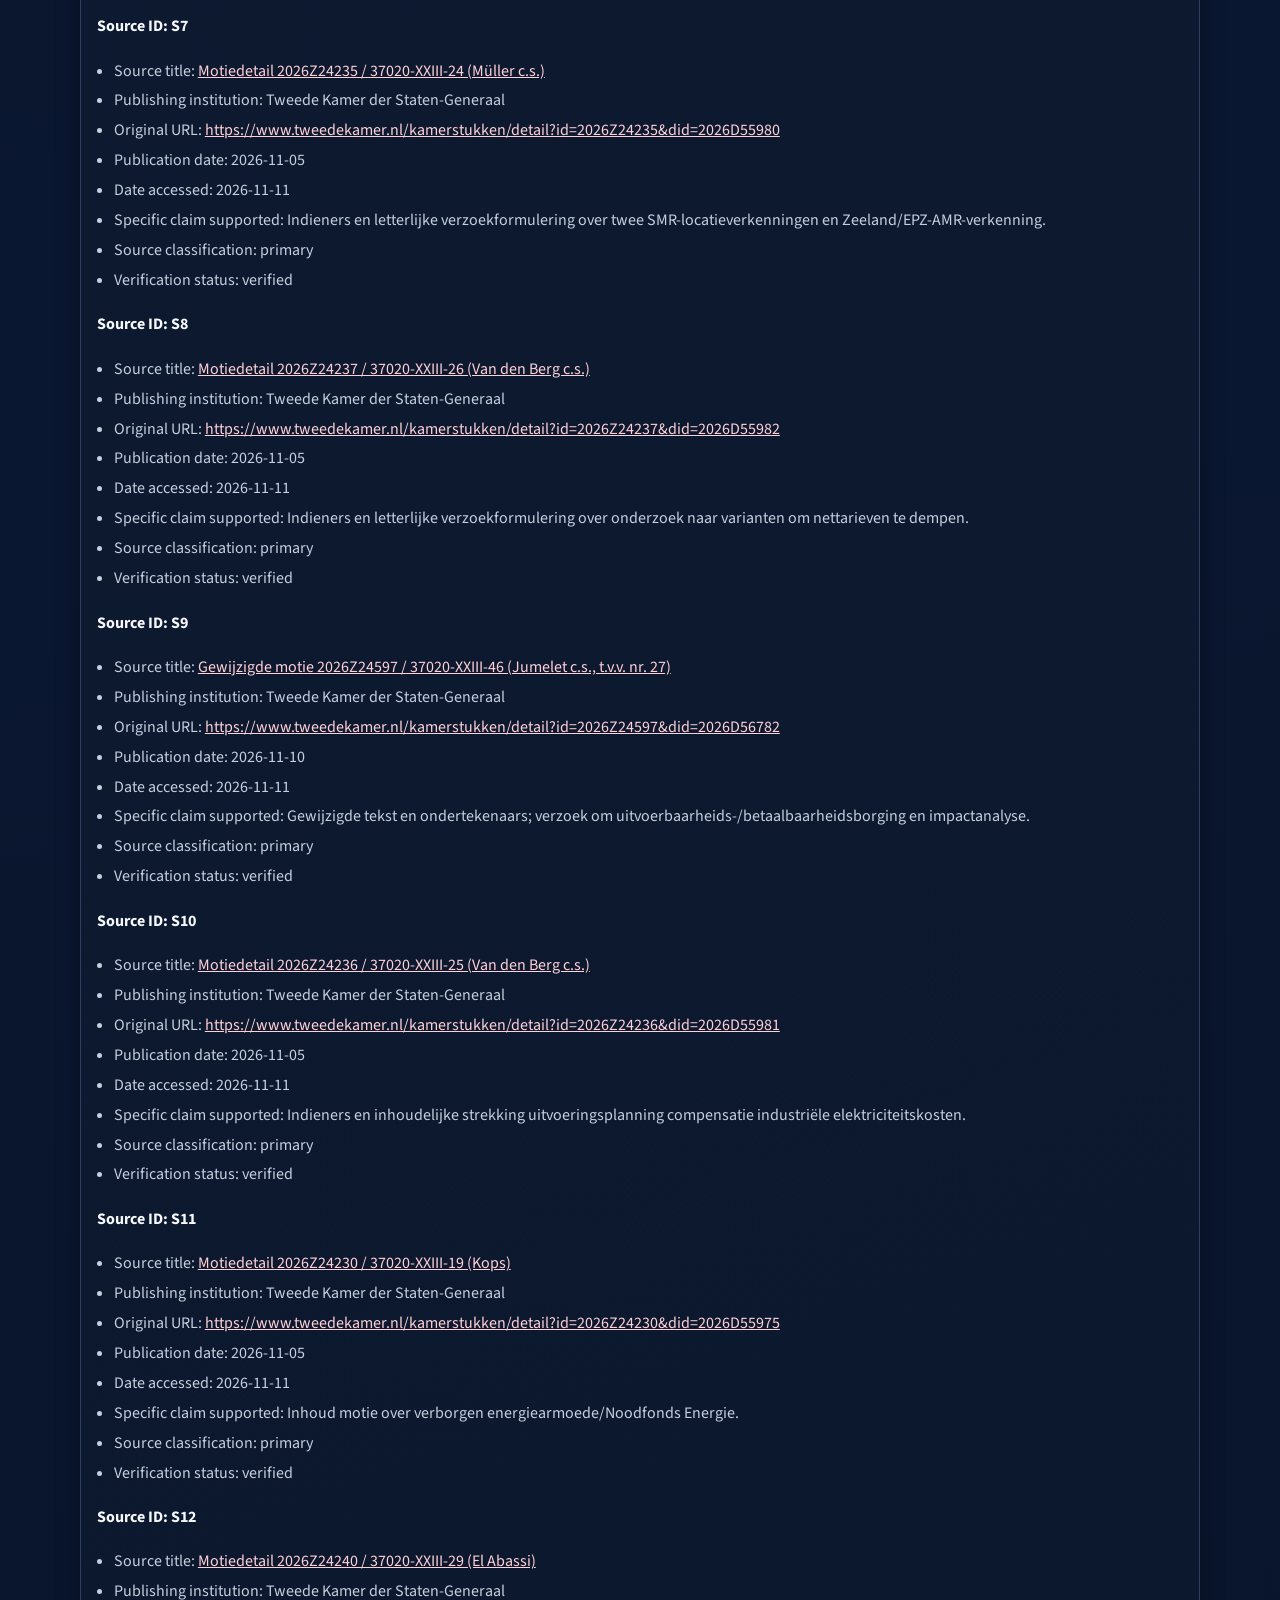
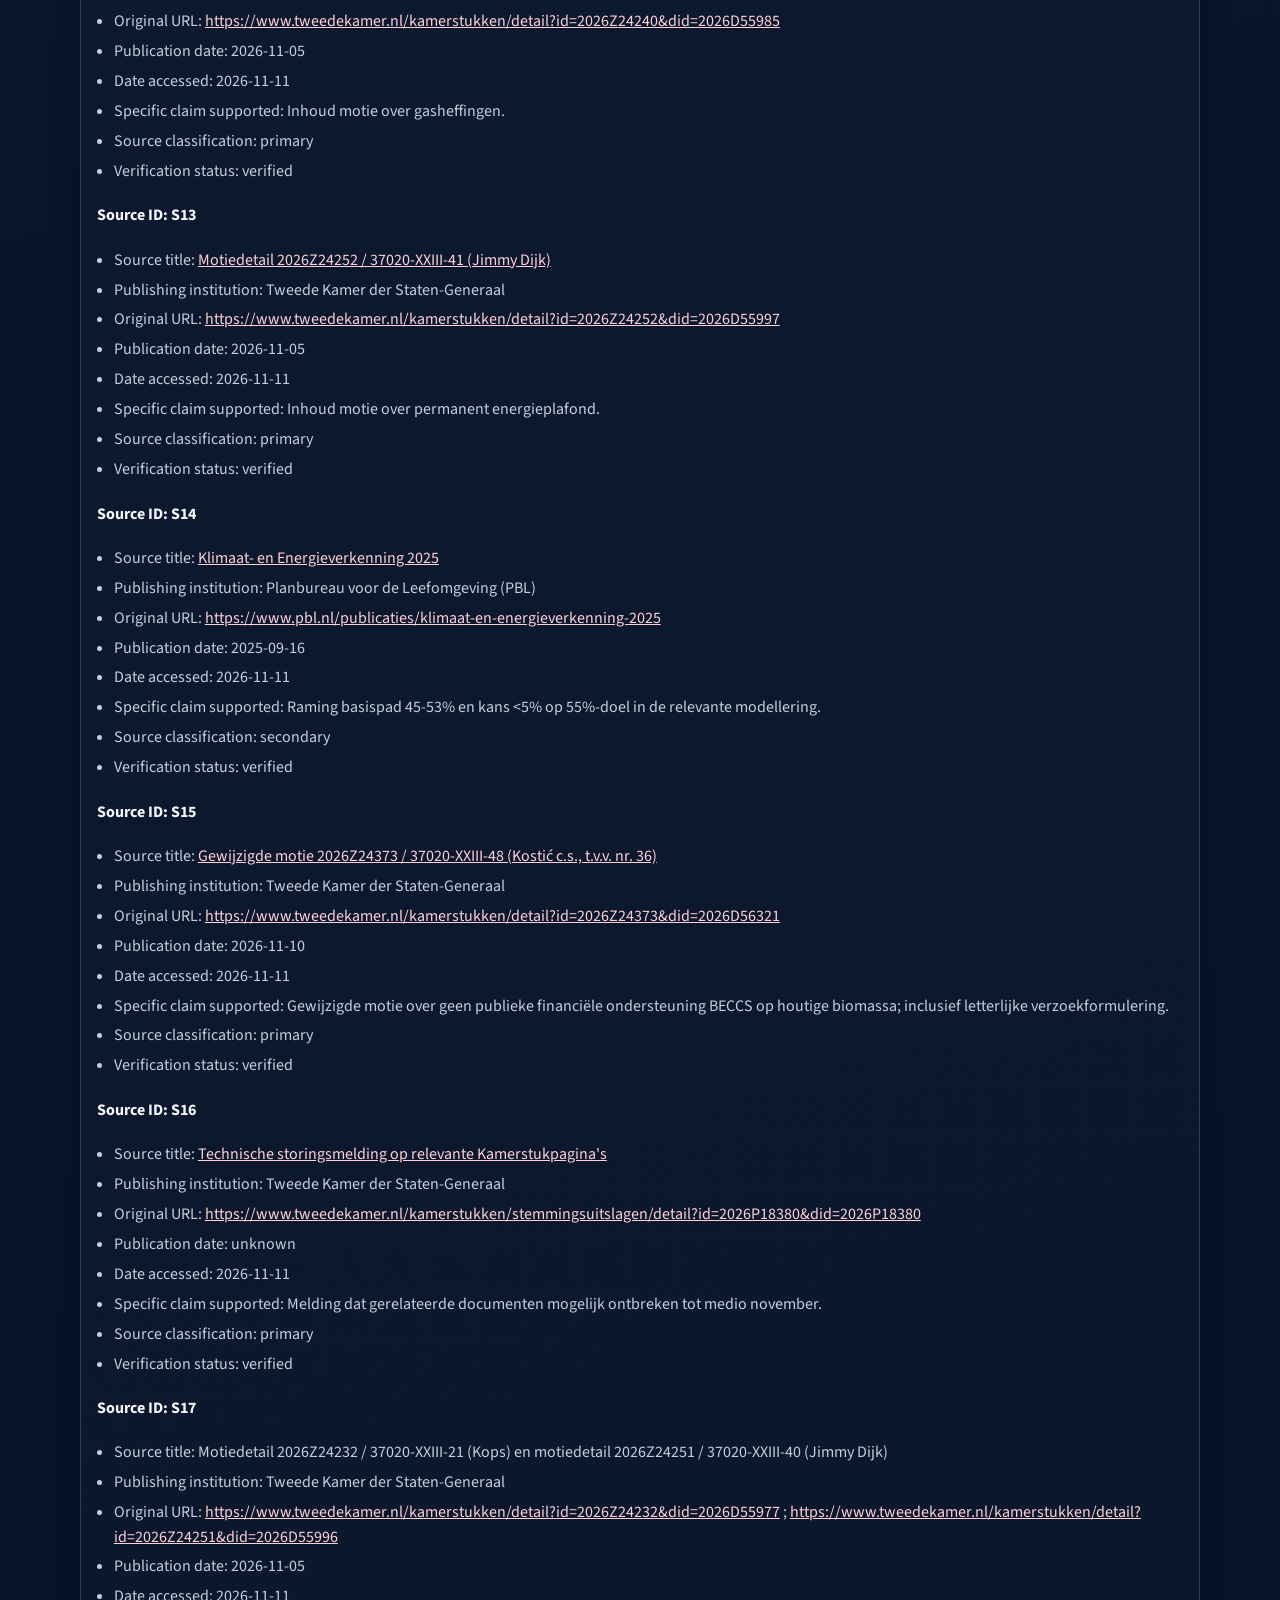
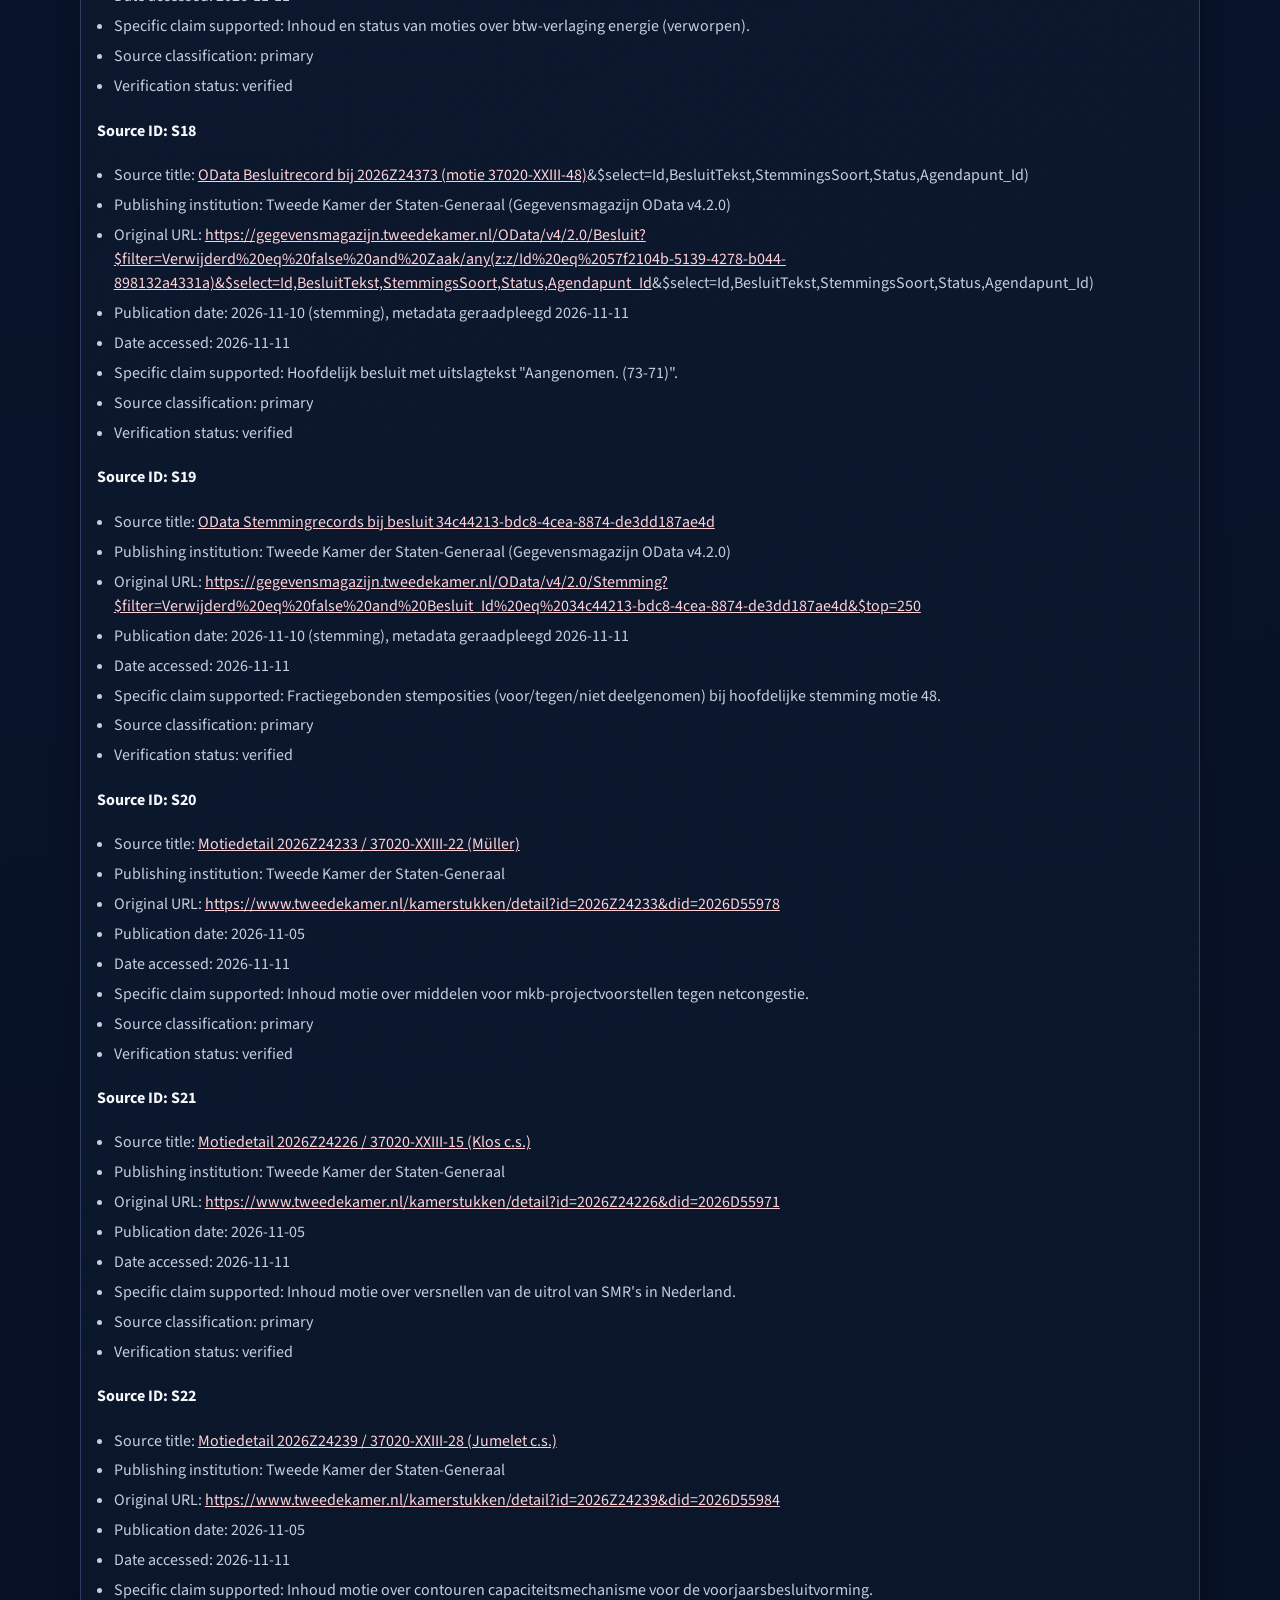
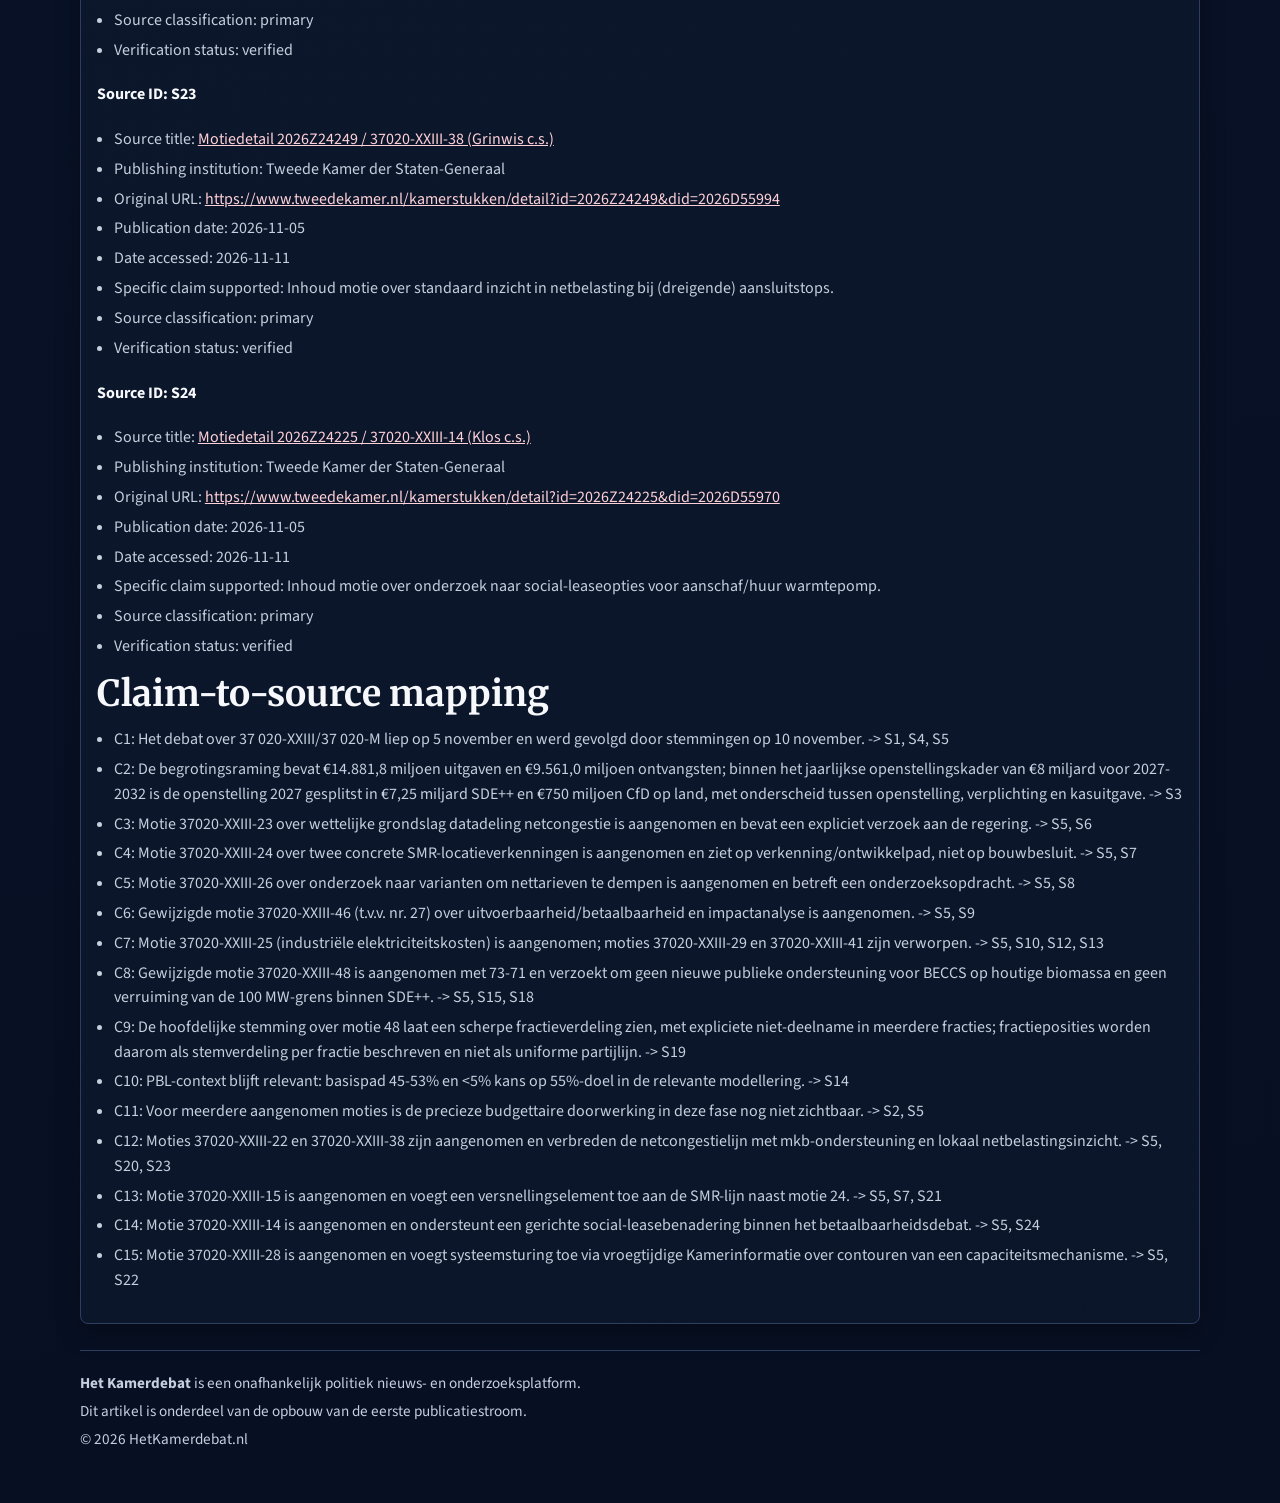
<file: website/article-klimaatbegroting-2027.html>
<!DOCTYPE html>
<html lang="nl">
  <head>
    <meta charset="UTF-8" />
    <meta name="viewport" content="width=device-width, initial-scale=1.0" />
    <title>Analyse | Klimaatbegroting 2027: Kamer steunt moties over netcongestie, kernenergie en betaalbaarheid | Het Kamerdebat</title>
    <meta
      name="description"
      content="Na de stemmingen van 10 november 2026 steunt de Kamer meerdere moties over netcongestie, kernenergie en betaalbaarheid; tegelijk laat de uitslag over BECCS (73-71) een scherpe politieke breuklijn zien, terwijl uitvoering en budgettaire uitwerking later volgen."
    />
    <link rel="preconnect" href="https://fonts.googleapis.com" />
    <link rel="preconnect" href="https://fonts.gstatic.com" crossorigin />
    <link
      href="https://fonts.googleapis.com/css2?family=Merriweather:wght@400;700;900&family=Source+Sans+3:wght@400;600;700&display=swap"
      rel="stylesheet"
    />
    <link rel="stylesheet" href="css/style.css" />
  </head>
  <body>
    <div class="site-shell">
      <header class="site-header">
        <div class="brand-row">
          <p class="kicker">ONAFHANKELIJKE POLITIEKE PUBLICATIE</p>
          <div class="brand-nav-row">
            <p class="brand-title"><a class="brand-link" href="index.html">Het Kamerdebat</a></p>
          </div>
          <p class="tagline">Politiek. Macht. Democratie.</p>
          <p class="sample-note">Analyses met expliciete bronverwijzingen en scheiding tussen feit en interpretatie.</p>
        </div>
      </header>

      <main>
        <article class="analysis-article" aria-labelledby="article-title">
          <div class="article-actions" aria-label="Artikelnavigatie">
            <a href="index.html">Terug naar Home</a>
            <a href="articles.html">Naar artikelarchief</a>
          </div>
          <p id="article-meta" class="section-label">NEWS · Nieuws · 2026-11-11</p>
          <h1 id="article-title">Klimaatbegroting 2027: Kamer steunt moties over netcongestie, kernenergie en betaalbaarheid</h1>
          <p id="article-summary" class="article-intro">Na de stemmingen van 10 november 2026 steunt de Kamer meerdere moties over netcongestie, kernenergie en betaalbaarheid; tegelijk laat de uitslag over BECCS (73-71) een scherpe politieke breuklijn zien, terwijl uitvoering en budgettaire uitwerking later volgen.</p>
          <div id="article-content">
<h2 id="kernbevinding">Kernbevinding</h2>
<p>Na het debat van 5 november zijn op 10 november moties aangenomen en verworpen die de regering politiek richting geven op netinfrastructuur, kernenergie en betaalbaarheid, zonder dat daarmee uitvoering al vastligt.</p>
<h2 id="wat-er-is-besloten-en-waarom-dit-ertoe-doet">Wat er is besloten, en waarom dit ertoe doet</h2>
<p>De Tweede Kamer heeft op 10 november richting gegeven aan het klimaat- en energiebeleid voor 2027. Niet via een nieuw totaalakkoord, maar via een reeks moties over netcongestie, kernenergie, betaalbaarheid en publieke steun. (<a href="#source-id-s4">S4</a>, <a href="#source-id-s5">S5</a>)</p>
<p>Dat klinkt technisch, maar voor burgers en bedrijven is dit direct relevant. Wie een nieuwbouwwoning wil aansluiten, een bedrijfspand wil elektrificeren of zicht wil op de energierekening, merkt uiteindelijk de gevolgen van precies dit soort besluiten.</p>
<p>Onder de oppervlakte van deze stemmingsronde ligt een bredere spanning. Nederland wil tegelijk sneller verduurzamen, de economie concurrerend houden en energie betaalbaar houden. Die doelen botsen geregeld. Extra investeringen in netten en infrastructuur kosten geld; uitstel van maatregelen vergroot op termijn juist weer risico&#39;s en kosten.</p>
<p>Belangrijk voor lezers: een aangenomen motie is nog geen automatische beleidswijziging. Het is een politieke opdracht aan het kabinet. Juridische uitwerking, budgettaire dekking en uitvoering volgen pas in vervolgbesluiten, onder meer richting Voorjaarsnota en latere begrotingsmomenten. Dat onderscheid tussen politieke richting en bestuurlijke uitvoering bepaalt of kiezers de komende jaren echt iets merken in hun energierekening, in de beschikbaarheid van netcapaciteit en in investeringszekerheid.</p>
<h2 id="politieke-duiding-in-gewone-taal">Politieke duiding in gewone taal</h2>
<h3 id="a-wat-staat-er-nu-echt-op-het-spel">A. Wat staat er nu echt op het spel?</h3>
<p><strong>Feit:</strong> in de begrotingsstukken gaat het om grote bedragen en meerjarige openstellingen, met onder meer €14.881,8 miljoen aan geraamde uitgaven, €9.561,0 miljoen aan geraamde ontvangsten en voor 2027 een openstellingsverdeling van €7,25 miljard SDE++ en €750 miljoen CfD op land. (<a href="#source-id-s3">S3</a>)</p>
<p><strong>Analyse:</strong> deze cijfers gaan niet alleen over &quot;klimaat&quot; als abstract doel, maar over de vraag wie de overgang naar een nieuw energiesysteem betaalt, wanneer en met welk risico. Voor huishoudens speelt dat via de energierekening, via netkosten en via de betaalbaarheid van technieken zoals warmtepompen. Voor bedrijven speelt het via aansluitzekerheid, elektriciteitskosten en investeringsbeslissingen over productie in Nederland.</p>
<p>Daarmee is het politieke conflict niet: &quot;wel of geen klimaatbeleid&quot;. Het conflict is concreter: hoe verdeel je kosten en risico&#39;s tussen overheid, bedrijven en gezinnen, terwijl het energiesysteem technisch onder druk staat? Die druk zie je in netcongestie, in het debat over kernopties als aanvulling op hernieuwbaar en in botsende voorstellen over directe prijsverlaging versus gerichte ondersteuning.</p>
<p><strong>Redactionele conclusie:</strong> de stemmingen laten zien dat er wel draagvlak bestaat voor ingrepen, maar niet voor één groot, breed gedragen uitvoeringspad dat tegelijk snelheid, betaalbaarheid en uitvoerbaarheid volledig afdekt.</p>
<h3 id="b-netcongestie-politieke-steun-maar-waar-zit-de-echte-oplossing">B. Netcongestie: politieke steun, maar waar zit de echte oplossing?</h3>
<p><strong>Feit:</strong> de Kamer steunde onder meer moties over juridische datadeling, mkb-projectsteun, onderzoek naar nettarieven en standaard inzicht in netbelasting in gebieden met (dreigende) aansluitstops. (<a href="#source-id-s5">S5</a>, <a href="#source-id-s6">S6</a>, <a href="#source-id-s8">S8</a>, <a href="#source-id-s20">S20</a>, <a href="#source-id-s23">S23</a>)</p>
<p><strong>Partijpositie:</strong> de steun komt uit meerdere hoeken. VVD, CDA, ChristenUnie, JA21 en anderen vonden elkaar op onderdelen in een lijn die bestuurlijke versnelling en praktische uitvoerbaarheid benadrukt. Dat is politiek relevant, omdat netcongestie anders vaak vastloopt in een tegenstelling tussen &quot;ambitie&quot; en &quot;haalbaarheid&quot;.</p>
<p><strong>Analyse:</strong> deze moties leveren vooral bestuurlijk gereedschap op. Datadeling kan besluitvorming versnellen. Lokale netinformatie kan gemeenten en bedrijven helpen slimmer te plannen. Mkb-steun kan projecten mogelijk maken die anders blijven liggen. Maar geen van deze instrumenten voegt op korte termijn automatisch fysieke transportcapaciteit toe. Een kabel wordt niet sneller gelegd door alleen een aangenomen motie; daarvoor zijn vergunningen, personeel, aannemerscapaciteit en tijd nodig.</p>
<p><strong>Redactionele conclusie:</strong> politiek is er beweging, maar technisch en uitvoerend blijft netcongestie een middellange-termijnprobleem. De kans op teleurstelling ontstaat als politieke snelheid wordt verward met fysieke realisatiesnelheid.</p>
<h3 id="c-kernenergie-nieuwe-koers-of-vooral-planning">C. Kernenergie: nieuwe koers of vooral planning?</h3>
<p><strong>Feit:</strong> moties over versnelling van SMR-uitrol en over twee concrete locatieverkenningen plus AMR-opties zijn aangenomen. (<a href="#source-id-s5">S5</a>, <a href="#source-id-s7">S7</a>, <a href="#source-id-s21">S21</a>)</p>
<p><strong>Partijpositie:</strong> de voorstemmers plaatsen kernopties nadrukkelijker in de mix voor leveringszekerheid en systeemstabiliteit. Tegenstanders of twijfelaars benadrukken doorgaans kosten, tijd en uitvoeringsrisico&#39;s, maar in deze ronde kreeg de verkenningslijn wel politieke wind mee.</p>
<p><strong>Analyse:</strong> in het publieke debat wordt &quot;versnellen&quot; vaak gelezen als &quot;bouwen&quot;. Bestuurlijk is dat onjuist. Er zit een keten tussen motie en centrale:</p>
<ol><li>locatieverkenning,</li><li>ruimtelijke en maatschappelijke afweging,</li><li>vergunningen en veiligheidskaders,</li><li>financieringsstructuur,</li><li>netinpassing,</li><li>pas daarna realisatie.</li></ol>
<p>De Kamer heeft nu vooral de eerste schakels versterkt. Dat is niet niks, maar het betekent ook dat de grote onzekerheden nog voor ons liggen, vooral rond financiering en planning. Dat geldt nog sterker voor AMR-opties, die in Nederland vooral in verkennende termen worden besproken.</p>
<p><strong>Redactionele conclusie:</strong> deze stemronde markeert eerder een intensievere planfase dan een directe bouwfase. Wie het verkoopt als snelle productieoplossing, loopt vooruit op besluiten die nog niet genomen zijn.</p>
<h3 id="d-betaalbare-energie-wie-betaalt-de-rekening">D. Betaalbare energie: wie betaalt de rekening?</h3>
<p><strong>Feit:</strong> de Kamer steunde gerichte interventies, zoals aandacht voor verborgen energiearmoede en onderzoek naar social-lease voor warmtepompen, maar verwierp meerdere brede prijsvoorstellen zoals btw-verlaging naar 9% en een permanent energieplafond. (<a href="#source-id-s5">S5</a>, <a href="#source-id-s9">S9</a>, <a href="#source-id-s11">S11</a>, <a href="#source-id-s12">S12</a>, <a href="#source-id-s13">S13</a>, <a href="#source-id-s17">S17</a>, <a href="#source-id-s24">S24</a>)</p>
<p><strong>Partijpositie:</strong> hier loopt de Kamer het duidelijkst uiteen. Een deel van de partijen koos voor gerichte steun en toetsing op uitvoerbaarheid en economische weerbaarheid. Andere partijen zetten in op brede, directe prijsdemping via belastingen of plafonds. Die laatste route haalde in deze stemronde geen meerderheid.</p>
<p><strong>Analyse:</strong> het verschil tussen gericht en generiek beleid is niet alleen ideologisch, maar ook budgettair en uitvoerend. Gerichte instrumenten kunnen beter worden afgestemd op kwetsbare groepen, maar zijn administratief vaak complexer en trager. Generieke maatregelen voelen direct op de rekening, maar kosten doorgaans veel geld en zijn minder precies: ook groepen die minder steun nodig hebben profiteren mee.</p>
<p>Voor industrie ligt de discussie weer anders. Daar speelt concurrentiekracht, voorspelbaarheid van elektriciteitskosten en risico op uitstel of verplaatsing van investeringen. De aangenomen motie over uitvoeringsplanning voor compensatie van industriële elektriciteitskosten laat zien dat dit punt politiek gewicht heeft, maar het is nog geen uitgewerkt compensatiestelsel. (<a href="#source-id-s10">S10</a>)</p>
<p><strong>Redactionele conclusie:</strong> de Kamer koos niet voor één allesomvattend betaalbaarheidsmodel, maar voor een combinatie van gerichte steun, onderzoek en aanvullende toetsing. Dat beperkt nu de budgettaire sprong, maar laat open of deze aanpak voldoende is bij nieuwe prijsdruk.</p>
<h3 id="e-wat-vertellen-de-stemmingen-over-politieke-samenwerking">E. Wat vertellen de stemmingen over politieke samenwerking?</h3>
<p><strong>Feit:</strong> bij de BECCS-motie op houtige biomassa (gewijzigde motie 48) was de uitslag 73-71 in hoofdelijke stemming. (<a href="#source-id-s15">S15</a>, <a href="#source-id-s18">S18</a>)</p>
<p><strong>Feit:</strong> stemdata laat een duidelijke tweedeling en ook niet-deelname in meerdere fracties zien. (<a href="#source-id-s19">S19</a>)</p>
<p><strong>Partijpositie:</strong> FVD stemde hier voor, samen met onder meer JA21, PVV en SP. Daartegenover stonden onder meer D66, CDA, ChristenUnie en BBB. VVD liet een overwegend tegenstembeeld zien met beperkte niet-deelname. Deze mix laat zien dat dit dossier niet netjes langs een traditionele coalitie-oppositieas loopt.</p>
<p><strong>Analyse:</strong> juist de combinatie van smalle marge en afwijkende coalities maakt dit politiek betekenisvol. Het suggereert dat op specifieke klimaat- en energiedossiers tijdelijke meerderheden ontstaan op basis van onderwerp, niet op basis van vaste blokdiscipline. Voor het kabinet betekent dat meer onderhandelingsruimte op onderdelen, maar ook meer onzekerheid over samenhang: een meerderheid voor maatregel A garandeert geen meerderheid voor maatregel B.</p>
<p>FVD verdient hier inhoudelijk aandacht omdat de partij, samen met andere voorstemmers, zichtbaar invloed had op de uitkomst van een van de meest symbolische moties in dit dossier. Tegelijk is het analytisch onjuist om deze uitslag te herleiden tot één partij. De doorslag kwam voort uit een bredere, wisselende combinatie plus niet-deelname elders.</p>
<p><strong>Redactionele conclusie:</strong> de stemmingen tonen een Kamer waarin thematische coalities belangrijker worden. Dat kan tot onverwachte uitkomsten leiden, maar vergroot ook de kans op versnipperde beleidslijnen.</p>
<h3 id="f-wat-blijft-onopgelost">F. Wat blijft onopgelost?</h3>
<p><strong>Feit:</strong> het dossier toont vooral motiebesluiten; voor amendementen is in deze filterset geen vergelijkbaar besluitoverzicht opgenomen. (<a href="#source-id-s2">S2</a>, <a href="#source-id-s5">S5</a>)</p>
<p><strong>Feit:</strong> voor meerdere aangenomen moties is de precieze budgettaire doorwerking nog niet zichtbaar in deze fase. (<a href="#source-id-s2">S2</a>, <a href="#source-id-s5">S5</a>)</p>
<p><strong>Analyse:</strong> precies hier ligt het grootste uitvoeringsrisico. Een set aangenomen moties kan politiek overtuigend lijken, maar zonder duidelijke prioritering in geld, wetgeving en planning ontstaat het risico van stapeling: veel opdrachten, beperkte uitvoeringsruimte. Dan groeit de spanning tussen verwachtingen in de Kamer en haalbaarheid in de uitvoering.</p>
<p>Voor burgers vertaalt dat zich in onzekerheid: komt er daadwerkelijk verlichting op de rekening, en wanneer? Voor bedrijven gaat het om investeringszekerheid: kunnen zij rekenen op tijdige netaansluitingen en voorspelbare kosten? Voor het klimaatbeleid zelf is de kernvraag of deze losse opdrachten tijdig samenkomen in een coherent pakket dat zowel reductiedoelen als economische robuustheid ondersteunt.</p>
<p><strong>Redactionele conclusie:</strong> de stemmingen van 10 november zijn politiek belangrijk, maar vormen nog geen afgerond energiebeleid. Ze zetten richting, maken breuklijnen zichtbaar en openen nieuwe routes. De doorslag komt pas in de volgende fase: kabinetsreacties, financiële inpassing en concrete uitvoeringsbesluiten.</p>
<h2 id="feitelijk-dossier-controleerbaar">Feitelijk dossier (controleerbaar)</h2>
<h3 id="1-begrotingscijfers-en-financiele-kaders">1) Begrotingscijfers en financiele kaders</h3>
<ul><li>Op 5 november 2026 werd het plenaire debat over 37 020-XXIII en 37 020-M voortgezet. (<a href="#source-id-s1">S1</a>)</li><li>In de begrotingsstukken blijft de financiële omvang substantieel: geraamde uitgaven €14.881,8 miljoen en geraamde ontvangsten €9.561,0 miljoen. (<a href="#source-id-s3">S3</a>)</li><li>Voor de openstelling 2027 is binnen het jaarlijkse kader van €8 miljard een splitsing opgenomen: €7,25 miljard voor SDE++ (subsidiekader voor CO2-reductietechnologie) en €750 miljoen voor CfD-rondes (contract for difference, prijszekerheidsinstrument) voor hernieuwbare elektriciteitsproductie op land. (<a href="#source-id-s3">S3</a>)</li><li>De begroting maakt expliciet onderscheid tussen openstellingsbudgetten, subsidiebeschikkingen/verplichtingen en feitelijke kasuitgaven per jaar; die lopen in tijd en omvang niet automatisch gelijk. (<a href="#source-id-s3">S3</a>)</li></ul>
<h3 id="2-moties-amendementen-en-indieners-dossieroverzicht">2) Moties, amendementen en indieners (dossieroverzicht)</h3>
<p>De stemmingsuitslagenfilter voor 37020-XXIII toont nu een officieel stemmingsdossier met besluiten op moties: 2026P18380. (<a href="#source-id-s4">S4</a>, <a href="#source-id-s5">S5</a>)</p>
<p>Het amendementenoverzicht bij hetzelfde dossier is afzonderlijk beschikbaar en blijft relevant voor de verdere budgettaire uitwerking. (<a href="#source-id-s2">S2</a>)</p>
<h4 id="aangenomen-kernmoties-rond-netcongestie-smr-en-betaalbaarheid">Aangenomen kernmoties rond netcongestie, SMR en betaalbaarheid</h4>
<ul><li><strong>37020-XXIII-22 (Müller, VVD): Aangenomen.</strong></li><li>Verzoek om geld beschikbaar te stellen voor projectvoorstellen die het mkb ondersteunen bij oplossingen voor netcongestie. (<a href="#source-id-s5">S5</a>, <a href="#source-id-s20">S20</a>)</li><li>Betekenis: naast systeemmaatregelen ook een instrument op bedrijfsniveau, gericht op uitvoerbare projecten bij kleinere ondernemingen.</li></ul>
<ul><li><strong>37020-XXIII-23 (Müller c.s., VVD/CU/CDA): Aangenomen.</strong></li><li>Motietekst (beslissend deel): &quot;verzoekt de regering om zo snel als mogelijk te voorzien in een wettelijke grondslag die noodzakelijke datadeling tussen netbeheerders, lokale overheden en andere direct betrokken partijen in het kader van de netcongestieaanpak toestaat, en de Kamer op korte termijn te informeren over het tijdpad&quot;. (<a href="#source-id-s5">S5</a>, <a href="#source-id-s6">S6</a>)</li><li>Betekenis: opdracht tot juridische randvoorwaarden en tijdpadrapportage; nog geen directe fysieke netuitbreiding.</li></ul>
<ul><li><strong>37020-XXIII-24 (Müller c.s., VVD/JA21/CDA/CU): Aangenomen.</strong></li><li>Motietekst (beslissend deel): &quot;verzoekt de regering met welwillende provincies zo snel als mogelijk te starten met twee concrete locatieverkenningen voor SMR&#39;s in het nationale energiesysteem&quot; en daarnaast Zeeland/EPZ-opties voor AMR&#39;s in kaart te brengen voor de zomer van 2027. (<a href="#source-id-s5">S5</a>, <a href="#source-id-s7">S7</a>)</li><li>Betekenis: verkennings- en planningsstap; geen bouwbesluit, geen financieringsbesluit voor realisatie.</li></ul>
<ul><li><strong>37020-XXIII-15 (Klos c.s., D66 e.a.): Aangenomen.</strong></li><li>Verzoek om de uitrol van SMR&#39;s in Nederland te versnellen. (<a href="#source-id-s5">S5</a>, <a href="#source-id-s21">S21</a>)</li><li>Betekenis: zet naast locatieverkenning ook druk op tempo in de beleids- en uitvoeringsketen, zonder dat daarmee al een definitief realisatiebesluit is genomen.</li></ul>
<ul><li><strong>37020-XXIII-25 (Van den Berg c.s., JA21/VVD/SGP/CDA/BBB): Aangenomen.</strong></li><li>Verzoek om uitvoeringsplanning voor compensatie van industriële elektriciteitskosten. (<a href="#source-id-s5">S5</a>, <a href="#source-id-s10">S10</a>)</li><li>Betekenis: beleidsvoorbereiding op concurrentiekracht; budgettaire invulling volgt in latere besluitvorming.</li></ul>
<ul><li><strong>37020-XXIII-26 (Van den Berg c.s., JA21/VVD/SGP): Aangenomen.</strong></li><li>Motietekst (beslissend deel): &quot;verzoekt de regering te onderzoeken of een heffingsvariant dan wel een variant met begrotingsbekostiging kan bijdragen aan het dempen van de nettarieven, en daarbij ook in te gaan op de doelgroep en de rekening voor huishoudens en industrie&quot;. (<a href="#source-id-s5">S5</a>, <a href="#source-id-s8">S8</a>)</li><li>Betekenis: onderzoeksopdracht met verdelingsvraag; geen direct tariefbesluit.</li></ul>
<ul><li><strong>37020-XXIII-28 (Jumelet c.s., CDA e.a.): Aangenomen.</strong></li><li>Verzoek om de contouren van het capaciteitsmechanisme nog voor de voorjaarsbesluitvorming met de Kamer te delen. (<a href="#source-id-s5">S5</a>, <a href="#source-id-s22">S22</a>)</li><li>Betekenis: voegt aan het debat een bredere systeemvraag toe over leveringszekerheid en marktontwerp, naast de focus op netten en specifieke technologieën.</li></ul>
<ul><li><strong>37020-XXIII-38 (Grinwis c.s., CU e.a.): Aangenomen.</strong></li><li>Verzoek om in gebieden met een aansluitstop of dreigende aansluitstop standaard inzicht in netbelasting te organiseren. (<a href="#source-id-s5">S5</a>, <a href="#source-id-s23">S23</a>)</li><li>Betekenis: versterkt de operationele informatiebasis voor ruimtelijke en economische keuzes in knelgebieden.</li></ul>
<ul><li><strong>37020-XXIII-46 (gewijzigde Jumelet c.s.; t.v.v. nr. 27, CDA/JA21/CU/VVD): Aangenomen.</strong></li><li>Motietekst (beslissend deel): &quot;verzoekt de regering bij nieuwe klimaatmaatregelen (...) de uitvoerbaarheid, betaalbaarheid en gevolgen voor het verdienvermogen en de weerbaarheid te borgen&quot; en daarnaast &quot;ook een impactanalyse uit te laten voeren&quot; naast klimaateffectdoorrekening. (<a href="#source-id-s5">S5</a>, <a href="#source-id-s9">S9</a>)</li><li>Betekenis: aangescherpte toetsingslijn voor nieuwe maatregelen; procedurele sturing, geen directe beleidsintrekking.</li></ul>
<h4 id="andere-relevante-uitkomsten">Andere relevante uitkomsten</h4>
<ul><li><strong>37020-XXIII-14 (Klos c.s., D66 e.a.): Aangenomen</strong> (onderzoek naar social-leaseopties voor aanschaf of huur van een warmtepomp). (<a href="#source-id-s5">S5</a>, <a href="#source-id-s24">S24</a>)</li><li><strong>37020-XXIII-19 (Kops, PVV): Aangenomen</strong> (verborgen energiearmoede en Noodfonds Energie). (<a href="#source-id-s5">S5</a>, <a href="#source-id-s11">S11</a>)</li><li><strong>37020-XXIII-29 (El Abassi, DENK): Verworpen</strong> (stoppen met bewust hoog houden van belastingen en heffingen op gas). (<a href="#source-id-s5">S5</a>, <a href="#source-id-s12">S12</a>)</li><li><strong>37020-XXIII-41 (Jimmy Dijk, SP): Verworpen</strong> (permanent energieplafond uitwerken). (<a href="#source-id-s5">S5</a>, <a href="#source-id-s13">S13</a>)</li><li><strong>37020-XXIII-48 (gewijzigde Kostić c.s., t.v.v. nr. 36): Aangenomen (73-71)</strong> over geen publieke financiële ondersteuning voor BECCS op houtige biomassa. (<a href="#source-id-s5">S5</a>, <a href="#source-id-s15">S15</a>)</li><li>Motietekst (beslissend deel): &quot;verzoekt de regering geen (nieuwe) subsidieregelingen of andere vormen van publieke financiële ondersteuning open te stellen voor BECCS op basis van houtige biomassa en de bestaande grens van 100 MW voor BECCS binnen de SDE++ niet te verruimen&quot;. (<a href="#source-id-s15">S15</a>)</li></ul>
<h3 id="3-stemmingsuitslagen-en-partijverdelingen">3) Stemmingsuitslagen en partijverdelingen</h3>
<p>De belangrijkste stemmingsuitkomsten in dit dossier laten steun zien voor gerichte net- en uitvoeringsmaatregelen, maar verdeeldheid over brede prijsmaatregelen en over biomassa/BECCS. (<a href="#source-id-s5">S5</a>)</p>
<h3 id="4-beccs-besluit-en-stemdetails-motie-48">4) BECCS-besluit en stemdetails (motie 48)</h3>
<p>De gewijzigde motie-Kostić c.s. over BECCS op houtige biomassa is aangenomen met 73 tegen 71 stemmen in een <strong>hoofdelijke stemming</strong>. Het verzoek richt zich op het niet openstellen van nieuwe publieke ondersteuning en het niet verruimen van de 100 MW-grens binnen de SDE++. (<a href="#source-id-s15">S15</a>, <a href="#source-id-s18">S18</a>)</p>
<p>Uit de officiële stemdata blijkt een uitgesproken tweedeling, met zichtbare niet-deelname in enkele fracties:</p>
<ul><li><strong>Voor zonder geregistreerde tegenstem in deze stemming:</strong> JA21 (9), FVD (7), Groep Markuszower (7), SP (3), 50PLUS (2), Volt (1) en Keijzer (1).</li><li><strong>Tegen zonder geregistreerde voorstem in deze stemming:</strong> D66 (26), CDA (18), ChristenUnie (3) en BBB (3).</li><li><strong>Gemengd of met niet-deelnemers:</strong> VVD (21 tegen, 1 niet deelgenomen), PVV (18 voor, 1 niet deelgenomen), PRO (19 voor, 1 niet deelgenomen), DENK (2 voor, 1 niet deelgenomen), PvdD (2 voor, 1 niet deelgenomen) en SGP (2 voor, 1 niet deelgenomen).</li></ul>
<p>Politiek betekent dit dat biomassa/BECCS niet alleen langs coalitie-oppositie loopt. De hoofdelijke stemming laat zien hoe klein de marge was en maakt ook de niet-deelname van Kamerleden zichtbaar. Beleidsmatig blijft gelden: een aangenomen motie is een parlementaire opdracht; bestaande beschikkingen, subsidies of lopende projecten wijzigen pas na concrete kabinets- en uitvoeringsbesluiten. (<a href="#source-id-s18">S18</a>, <a href="#source-id-s19">S19</a>)</p>
<h3 id="5-openstaande-beleidsvragen">5) Openstaande beleidsvragen</h3>
<ul><li>De stemmingsuitslagen in het geraadpleegde dossier tonen vooral motiebesluiten; voor amendementen is in deze filterset nog geen afzonderlijk, vergelijkbaar besluitoverzicht gevonden.</li><li>Voor meerdere aangenomen moties is de precieze budgettaire doorwerking nog niet zichtbaar in deze fase. (<a href="#source-id-s2">S2</a>, <a href="#source-id-s5">S5</a>)</li></ul>
<h3 id="6-wat-volgt-in-besluitvorming-en-uitvoering">6) Wat volgt in besluitvorming en uitvoering?</h3>
<ul><li>Kabinetsreacties en uitvoeringsbrieven bepalen of en hoe aangenomen moties worden omgezet in concrete beleidsdaden.</li><li>Bij Voorjaarsnota en vervolgbegrotingen moet blijken welke aangenomen verzoeken financieel en juridisch worden ingepast.</li><li>Voor lezers is het cruciale onderscheid: <strong>aangenomen motie = politieke opdracht/uitspraak; uitvoering vereist vervolgbesluiten van kabinet en soms aanvullende wet- of regelgeving</strong>.</li></ul>
<h3 id="7-context-voor-duiding-pbl-en-doelbereik">7) Context voor duiding: PBL en doelbereik</h3>
<p>PBL houdt de druk op het debat hoog: de KEV 2025 rekent voor het basispad op circa 45-53% emissiereductie in 2030 en noemt de kans op het wettelijke 55%-doel kleiner dan 5% binnen die modellering. Dat verklaart waarom de Kamer tegelijk stuurt op tempo, uitvoerbaarheid en betaalbaarheid. (<a href="#source-id-s14">S14</a>)</p>
<h2 id="volledig-bronnenregister">Volledig bronnenregister</h2>
<h3 id="source-register-entries">Source register entries</h3>
<h4 id="source-id-s1">Source ID: S1</h4>
<ul><li>Source title: <a href="https://www.tweedekamer.nl/debat_en_vergadering/plenaire_vergaderingen/details/activiteit?id=2026A07995" rel="noopener noreferrer" target="_blank">Plenaire vergadering - Voortzetting Begroting Klimaat en Groene Groei (37 020-XXIII) en Klimaat- en Energiefonds (37 020-M)</a></li><li>Publishing institution: Tweede Kamer der Staten-Generaal</li><li>Original URL: <a href="https://www.tweedekamer.nl/debat_en_vergadering/plenaire_vergaderingen/details/activiteit?id=2026A07995" rel="noopener noreferrer" target="_blank">https://www.tweedekamer.nl/debat_en_vergadering/plenaire_vergaderingen/details/activiteit?id=2026A07995</a></li><li>Publication date: 2026-11-05</li><li>Date accessed: 2026-11-11</li><li>Specific claim supported: Debatstatus en betrokken dossiers.</li><li>Source classification: primary</li><li>Verification status: verified</li></ul>
<h4 id="source-id-s2">Source ID: S2</h4>
<ul><li>Source title: <a href="https://www.tweedekamer.nl/kamerstukken/amendementen?qry=37020-XXIII&amp;fld_tk_categorie=Kamerstukken&amp;fld_prl_kamerstuk=Amendementen&amp;srt=date%3Adesc%3Adate" rel="noopener noreferrer" target="_blank">Amendementen bij zoekopdracht 37020-XXIII</a></li><li>Publishing institution: Tweede Kamer der Staten-Generaal</li><li>Original URL: <a href="https://www.tweedekamer.nl/kamerstukken/amendementen?qry=37020-XXIII&amp;fld_tk_categorie=Kamerstukken&amp;fld_prl_kamerstuk=Amendementen&amp;srt=date%3Adesc%3Adate" rel="noopener noreferrer" target="_blank">https://www.tweedekamer.nl/kamerstukken/amendementen?qry=37020-XXIII&amp;fld_tk_categorie=Kamerstukken&amp;fld_prl_kamerstuk=Amendementen&amp;srt=date%3Adesc%3Adate</a></li><li>Publication date: unknown</li><li>Date accessed: 2026-11-11</li><li>Specific claim supported: Actuele lijst met acht amendementresultaten (incl. gewijzigde varianten en 11 november-items).</li><li>Source classification: primary</li><li>Verification status: verified</li></ul>
<h4 id="source-id-s3">Source ID: S3</h4>
<ul><li>Source title: <a href="https://www.rijksfinancien.nl/memorie-van-toelichting/2027/OWB/XXIII" rel="noopener noreferrer" target="_blank">Memorie van toelichting 2027 - XXIII Klimaat en Groene Groei</a></li><li>Publishing institution: Ministerie van Financien (Rijksfinancien.nl)</li><li>Original URL: <a href="https://www.rijksfinancien.nl/memorie-van-toelichting/2027/OWB/XXIII" rel="noopener noreferrer" target="_blank">https://www.rijksfinancien.nl/memorie-van-toelichting/2027/OWB/XXIII</a></li><li>Publication date: 2026-09-16</li><li>Date accessed: 2026-11-11</li><li>Specific claim supported: Begrote uitgaven/ontvangsten, jaarlijkse openstellingskaders en expliciete 2027-splitsing (€7,25 mld SDE++ en €750 mln CfD op land), plus onderscheid openstelling/verplichtingen/kasuitgaven.</li><li>Source classification: primary</li><li>Verification status: verified</li></ul>
<h4 id="source-id-s4">Source ID: S4</h4>
<ul><li>Source title: <a href="https://www.tweedekamer.nl/kamerstukken/stemmingsuitslagen?qry=37020-XXIII&amp;fld_tk_categorie=Kamerstukken&amp;fld_prl_kamerstuk=Stemmingsuitslagen&amp;srt=date%3Adesc%3Adate" rel="noopener noreferrer" target="_blank">Stemmingsuitslagen bij zoekopdracht 37020-XXIII</a></li><li>Publishing institution: Tweede Kamer der Staten-Generaal</li><li>Original URL: <a href="https://www.tweedekamer.nl/kamerstukken/stemmingsuitslagen?qry=37020-XXIII&amp;fld_tk_categorie=Kamerstukken&amp;fld_prl_kamerstuk=Stemmingsuitslagen&amp;srt=date%3Adesc%3Adate" rel="noopener noreferrer" target="_blank">https://www.tweedekamer.nl/kamerstukken/stemmingsuitslagen?qry=37020-XXIII&amp;fld_tk_categorie=Kamerstukken&amp;fld_prl_kamerstuk=Stemmingsuitslagen&amp;srt=date%3Adesc%3Adate</a></li><li>Publication date: unknown</li><li>Date accessed: 2026-11-11</li><li>Specific claim supported: Zoekresultaten tonen stemmingsdossier met datum 10 november 2026.</li><li>Source classification: primary</li><li>Verification status: verified</li></ul>
<h4 id="source-id-s5">Source ID: S5</h4>
<ul><li>Source title: <a href="https://www.tweedekamer.nl/kamerstukken/stemmingsuitslagen/detail?id=2026P18380&amp;did=2026P18380" rel="noopener noreferrer" target="_blank">Stemmingsuitslag detail 2026P18380 - Moties bij Vaststelling begrotingsstaten Klimaat en Groene Groei (XXIII) 2027</a></li><li>Publishing institution: Tweede Kamer der Staten-Generaal</li><li>Original URL: <a href="https://www.tweedekamer.nl/kamerstukken/stemmingsuitslagen/detail?id=2026P18380&amp;did=2026P18380" rel="noopener noreferrer" target="_blank">https://www.tweedekamer.nl/kamerstukken/stemmingsuitslagen/detail?id=2026P18380&amp;did=2026P18380</a></li><li>Publication date: 2026-11-10 (plenaire stemming)</li><li>Date accessed: 2026-11-11</li><li>Specific claim supported: Besluiten aangenomen/verworpen/aangehouden en verwijzingen naar gewijzigde moties.</li><li>Source classification: primary</li><li>Verification status: verified</li></ul>
<h4 id="source-id-s6">Source ID: S6</h4>
<ul><li>Source title: <a href="https://www.tweedekamer.nl/kamerstukken/detail?id=2026Z24234&amp;did=2026D55979" rel="noopener noreferrer" target="_blank">Motiedetail 2026Z24234 / 37020-XXIII-23 (Müller c.s.)</a></li><li>Publishing institution: Tweede Kamer der Staten-Generaal</li><li>Original URL: <a href="https://www.tweedekamer.nl/kamerstukken/detail?id=2026Z24234&amp;did=2026D55979" rel="noopener noreferrer" target="_blank">https://www.tweedekamer.nl/kamerstukken/detail?id=2026Z24234&amp;did=2026D55979</a></li><li>Publication date: 2026-11-05</li><li>Date accessed: 2026-11-11</li><li>Specific claim supported: Indieners en letterlijke verzoekformulering over wettelijke grondslag datadeling netcongestie.</li><li>Source classification: primary</li><li>Verification status: verified</li></ul>
<h4 id="source-id-s7">Source ID: S7</h4>
<ul><li>Source title: <a href="https://www.tweedekamer.nl/kamerstukken/detail?id=2026Z24235&amp;did=2026D55980" rel="noopener noreferrer" target="_blank">Motiedetail 2026Z24235 / 37020-XXIII-24 (Müller c.s.)</a></li><li>Publishing institution: Tweede Kamer der Staten-Generaal</li><li>Original URL: <a href="https://www.tweedekamer.nl/kamerstukken/detail?id=2026Z24235&amp;did=2026D55980" rel="noopener noreferrer" target="_blank">https://www.tweedekamer.nl/kamerstukken/detail?id=2026Z24235&amp;did=2026D55980</a></li><li>Publication date: 2026-11-05</li><li>Date accessed: 2026-11-11</li><li>Specific claim supported: Indieners en letterlijke verzoekformulering over twee SMR-locatieverkenningen en Zeeland/EPZ-AMR-verkenning.</li><li>Source classification: primary</li><li>Verification status: verified</li></ul>
<h4 id="source-id-s8">Source ID: S8</h4>
<ul><li>Source title: <a href="https://www.tweedekamer.nl/kamerstukken/detail?id=2026Z24237&amp;did=2026D55982" rel="noopener noreferrer" target="_blank">Motiedetail 2026Z24237 / 37020-XXIII-26 (Van den Berg c.s.)</a></li><li>Publishing institution: Tweede Kamer der Staten-Generaal</li><li>Original URL: <a href="https://www.tweedekamer.nl/kamerstukken/detail?id=2026Z24237&amp;did=2026D55982" rel="noopener noreferrer" target="_blank">https://www.tweedekamer.nl/kamerstukken/detail?id=2026Z24237&amp;did=2026D55982</a></li><li>Publication date: 2026-11-05</li><li>Date accessed: 2026-11-11</li><li>Specific claim supported: Indieners en letterlijke verzoekformulering over onderzoek naar varianten om nettarieven te dempen.</li><li>Source classification: primary</li><li>Verification status: verified</li></ul>
<h4 id="source-id-s9">Source ID: S9</h4>
<ul><li>Source title: <a href="https://www.tweedekamer.nl/kamerstukken/detail?id=2026Z24597&amp;did=2026D56782" rel="noopener noreferrer" target="_blank">Gewijzigde motie 2026Z24597 / 37020-XXIII-46 (Jumelet c.s., t.v.v. nr. 27)</a></li><li>Publishing institution: Tweede Kamer der Staten-Generaal</li><li>Original URL: <a href="https://www.tweedekamer.nl/kamerstukken/detail?id=2026Z24597&amp;did=2026D56782" rel="noopener noreferrer" target="_blank">https://www.tweedekamer.nl/kamerstukken/detail?id=2026Z24597&amp;did=2026D56782</a></li><li>Publication date: 2026-11-10</li><li>Date accessed: 2026-11-11</li><li>Specific claim supported: Gewijzigde tekst en ondertekenaars; verzoek om uitvoerbaarheids-/betaalbaarheidsborging en impactanalyse.</li><li>Source classification: primary</li><li>Verification status: verified</li></ul>
<h4 id="source-id-s10">Source ID: S10</h4>
<ul><li>Source title: <a href="https://www.tweedekamer.nl/kamerstukken/detail?id=2026Z24236&amp;did=2026D55981" rel="noopener noreferrer" target="_blank">Motiedetail 2026Z24236 / 37020-XXIII-25 (Van den Berg c.s.)</a></li><li>Publishing institution: Tweede Kamer der Staten-Generaal</li><li>Original URL: <a href="https://www.tweedekamer.nl/kamerstukken/detail?id=2026Z24236&amp;did=2026D55981" rel="noopener noreferrer" target="_blank">https://www.tweedekamer.nl/kamerstukken/detail?id=2026Z24236&amp;did=2026D55981</a></li><li>Publication date: 2026-11-05</li><li>Date accessed: 2026-11-11</li><li>Specific claim supported: Indieners en inhoudelijke strekking uitvoeringsplanning compensatie industriële elektriciteitskosten.</li><li>Source classification: primary</li><li>Verification status: verified</li></ul>
<h4 id="source-id-s11">Source ID: S11</h4>
<ul><li>Source title: <a href="https://www.tweedekamer.nl/kamerstukken/detail?id=2026Z24230&amp;did=2026D55975" rel="noopener noreferrer" target="_blank">Motiedetail 2026Z24230 / 37020-XXIII-19 (Kops)</a></li><li>Publishing institution: Tweede Kamer der Staten-Generaal</li><li>Original URL: <a href="https://www.tweedekamer.nl/kamerstukken/detail?id=2026Z24230&amp;did=2026D55975" rel="noopener noreferrer" target="_blank">https://www.tweedekamer.nl/kamerstukken/detail?id=2026Z24230&amp;did=2026D55975</a></li><li>Publication date: 2026-11-05</li><li>Date accessed: 2026-11-11</li><li>Specific claim supported: Inhoud motie over verborgen energiearmoede/Noodfonds Energie.</li><li>Source classification: primary</li><li>Verification status: verified</li></ul>
<h4 id="source-id-s12">Source ID: S12</h4>
<ul><li>Source title: <a href="https://www.tweedekamer.nl/kamerstukken/detail?id=2026Z24240&amp;did=2026D55985" rel="noopener noreferrer" target="_blank">Motiedetail 2026Z24240 / 37020-XXIII-29 (El Abassi)</a></li><li>Publishing institution: Tweede Kamer der Staten-Generaal</li><li>Original URL: <a href="https://www.tweedekamer.nl/kamerstukken/detail?id=2026Z24240&amp;did=2026D55985" rel="noopener noreferrer" target="_blank">https://www.tweedekamer.nl/kamerstukken/detail?id=2026Z24240&amp;did=2026D55985</a></li><li>Publication date: 2026-11-05</li><li>Date accessed: 2026-11-11</li><li>Specific claim supported: Inhoud motie over gasheffingen.</li><li>Source classification: primary</li><li>Verification status: verified</li></ul>
<h4 id="source-id-s13">Source ID: S13</h4>
<ul><li>Source title: <a href="https://www.tweedekamer.nl/kamerstukken/detail?id=2026Z24252&amp;did=2026D55997" rel="noopener noreferrer" target="_blank">Motiedetail 2026Z24252 / 37020-XXIII-41 (Jimmy Dijk)</a></li><li>Publishing institution: Tweede Kamer der Staten-Generaal</li><li>Original URL: <a href="https://www.tweedekamer.nl/kamerstukken/detail?id=2026Z24252&amp;did=2026D55997" rel="noopener noreferrer" target="_blank">https://www.tweedekamer.nl/kamerstukken/detail?id=2026Z24252&amp;did=2026D55997</a></li><li>Publication date: 2026-11-05</li><li>Date accessed: 2026-11-11</li><li>Specific claim supported: Inhoud motie over permanent energieplafond.</li><li>Source classification: primary</li><li>Verification status: verified</li></ul>
<h4 id="source-id-s14">Source ID: S14</h4>
<ul><li>Source title: <a href="https://www.pbl.nl/publicaties/klimaat-en-energieverkenning-2025" rel="noopener noreferrer" target="_blank">Klimaat- en Energieverkenning 2025</a></li><li>Publishing institution: Planbureau voor de Leefomgeving (PBL)</li><li>Original URL: <a href="https://www.pbl.nl/publicaties/klimaat-en-energieverkenning-2025" rel="noopener noreferrer" target="_blank">https://www.pbl.nl/publicaties/klimaat-en-energieverkenning-2025</a></li><li>Publication date: 2025-09-16</li><li>Date accessed: 2026-11-11</li><li>Specific claim supported: Raming basispad 45-53% en kans &lt;5% op 55%-doel in de relevante modellering.</li><li>Source classification: secondary</li><li>Verification status: verified</li></ul>
<h4 id="source-id-s15">Source ID: S15</h4>
<ul><li>Source title: <a href="https://www.tweedekamer.nl/kamerstukken/detail?id=2026Z24373&amp;did=2026D56321" rel="noopener noreferrer" target="_blank">Gewijzigde motie 2026Z24373 / 37020-XXIII-48 (Kostić c.s., t.v.v. nr. 36)</a></li><li>Publishing institution: Tweede Kamer der Staten-Generaal</li><li>Original URL: <a href="https://www.tweedekamer.nl/kamerstukken/detail?id=2026Z24373&amp;did=2026D56321" rel="noopener noreferrer" target="_blank">https://www.tweedekamer.nl/kamerstukken/detail?id=2026Z24373&amp;did=2026D56321</a></li><li>Publication date: 2026-11-10</li><li>Date accessed: 2026-11-11</li><li>Specific claim supported: Gewijzigde motie over geen publieke financiële ondersteuning BECCS op houtige biomassa; inclusief letterlijke verzoekformulering.</li><li>Source classification: primary</li><li>Verification status: verified</li></ul>
<h4 id="source-id-s16">Source ID: S16</h4>
<ul><li>Source title: <a href="https://www.tweedekamer.nl/kamerstukken/stemmingsuitslagen/detail?id=2026P18380&amp;did=2026P18380" rel="noopener noreferrer" target="_blank">Technische storingsmelding op relevante Kamerstukpagina&#39;s</a></li><li>Publishing institution: Tweede Kamer der Staten-Generaal</li><li>Original URL: <a href="https://www.tweedekamer.nl/kamerstukken/stemmingsuitslagen/detail?id=2026P18380&amp;did=2026P18380" rel="noopener noreferrer" target="_blank">https://www.tweedekamer.nl/kamerstukken/stemmingsuitslagen/detail?id=2026P18380&amp;did=2026P18380</a></li><li>Publication date: unknown</li><li>Date accessed: 2026-11-11</li><li>Specific claim supported: Melding dat gerelateerde documenten mogelijk ontbreken tot medio november.</li><li>Source classification: primary</li><li>Verification status: verified</li></ul>
<h4 id="source-id-s17">Source ID: S17</h4>
<ul><li>Source title: Motiedetail 2026Z24232 / 37020-XXIII-21 (Kops) en motiedetail 2026Z24251 / 37020-XXIII-40 (Jimmy Dijk)</li><li>Publishing institution: Tweede Kamer der Staten-Generaal</li><li>Original URL: <a href="https://www.tweedekamer.nl/kamerstukken/detail?id=2026Z24232&amp;did=2026D55977" rel="noopener noreferrer" target="_blank">https://www.tweedekamer.nl/kamerstukken/detail?id=2026Z24232&amp;did=2026D55977</a> ; <a href="https://www.tweedekamer.nl/kamerstukken/detail?id=2026Z24251&amp;did=2026D55996" rel="noopener noreferrer" target="_blank">https://www.tweedekamer.nl/kamerstukken/detail?id=2026Z24251&amp;did=2026D55996</a></li><li>Publication date: 2026-11-05</li><li>Date accessed: 2026-11-11</li><li>Specific claim supported: Inhoud en status van moties over btw-verlaging energie (verworpen).</li><li>Source classification: primary</li><li>Verification status: verified</li></ul>
<h4 id="source-id-s18">Source ID: S18</h4>
<ul><li>Source title: <a href="https://gegevensmagazijn.tweedekamer.nl/OData/v4/2.0/Besluit?$filter=Verwijderd%20eq%20false%20and%20Zaak/any(z:z/Id%20eq%2057f2104b-5139-4278-b044-898132a4331a" rel="noopener noreferrer" target="_blank">OData Besluitrecord bij 2026Z24373 (motie 37020-XXIII-48)</a>&amp;$select=Id,BesluitTekst,StemmingsSoort,Status,Agendapunt_Id)</li><li>Publishing institution: Tweede Kamer der Staten-Generaal (Gegevensmagazijn OData v4.2.0)</li><li>Original URL: <a href="https://gegevensmagazijn.tweedekamer.nl/OData/v4/2.0/Besluit?$filter=Verwijderd%20eq%20false%20and%20Zaak/any(z:z/Id%20eq%2057f2104b-5139-4278-b044-898132a4331a" rel="noopener noreferrer" target="_blank">https://gegevensmagazijn.tweedekamer.nl/OData/v4/2.0/Besluit?$filter=Verwijderd%20eq%20false%20and%20Zaak/any(z:z/Id%20eq%2057f2104b-5139-4278-b044-898132a4331a)&amp;$select=Id,BesluitTekst,StemmingsSoort,Status,Agendapunt_Id</a>&amp;$select=Id,BesluitTekst,StemmingsSoort,Status,Agendapunt_Id)</li><li>Publication date: 2026-11-10 (stemming), metadata geraadpleegd 2026-11-11</li><li>Date accessed: 2026-11-11</li><li>Specific claim supported: Hoofdelijk besluit met uitslagtekst &quot;Aangenomen. (73-71)&quot;.</li><li>Source classification: primary</li><li>Verification status: verified</li></ul>
<h4 id="source-id-s19">Source ID: S19</h4>
<ul><li>Source title: <a href="https://gegevensmagazijn.tweedekamer.nl/OData/v4/2.0/Stemming?$filter=Verwijderd%20eq%20false%20and%20Besluit_Id%20eq%2034c44213-bdc8-4cea-8874-de3dd187ae4d&amp;$top=250" rel="noopener noreferrer" target="_blank">OData Stemmingrecords bij besluit 34c44213-bdc8-4cea-8874-de3dd187ae4d</a></li><li>Publishing institution: Tweede Kamer der Staten-Generaal (Gegevensmagazijn OData v4.2.0)</li><li>Original URL: <a href="https://gegevensmagazijn.tweedekamer.nl/OData/v4/2.0/Stemming?$filter=Verwijderd%20eq%20false%20and%20Besluit_Id%20eq%2034c44213-bdc8-4cea-8874-de3dd187ae4d&amp;$top=250" rel="noopener noreferrer" target="_blank">https://gegevensmagazijn.tweedekamer.nl/OData/v4/2.0/Stemming?$filter=Verwijderd%20eq%20false%20and%20Besluit_Id%20eq%2034c44213-bdc8-4cea-8874-de3dd187ae4d&amp;$top=250</a></li><li>Publication date: 2026-11-10 (stemming), metadata geraadpleegd 2026-11-11</li><li>Date accessed: 2026-11-11</li><li>Specific claim supported: Fractiegebonden stemposities (voor/tegen/niet deelgenomen) bij hoofdelijke stemming motie 48.</li><li>Source classification: primary</li><li>Verification status: verified</li></ul>
<h4 id="source-id-s20">Source ID: S20</h4>
<ul><li>Source title: <a href="https://www.tweedekamer.nl/kamerstukken/detail?id=2026Z24233&amp;did=2026D55978" rel="noopener noreferrer" target="_blank">Motiedetail 2026Z24233 / 37020-XXIII-22 (Müller)</a></li><li>Publishing institution: Tweede Kamer der Staten-Generaal</li><li>Original URL: <a href="https://www.tweedekamer.nl/kamerstukken/detail?id=2026Z24233&amp;did=2026D55978" rel="noopener noreferrer" target="_blank">https://www.tweedekamer.nl/kamerstukken/detail?id=2026Z24233&amp;did=2026D55978</a></li><li>Publication date: 2026-11-05</li><li>Date accessed: 2026-11-11</li><li>Specific claim supported: Inhoud motie over middelen voor mkb-projectvoorstellen tegen netcongestie.</li><li>Source classification: primary</li><li>Verification status: verified</li></ul>
<h4 id="source-id-s21">Source ID: S21</h4>
<ul><li>Source title: <a href="https://www.tweedekamer.nl/kamerstukken/detail?id=2026Z24226&amp;did=2026D55971" rel="noopener noreferrer" target="_blank">Motiedetail 2026Z24226 / 37020-XXIII-15 (Klos c.s.)</a></li><li>Publishing institution: Tweede Kamer der Staten-Generaal</li><li>Original URL: <a href="https://www.tweedekamer.nl/kamerstukken/detail?id=2026Z24226&amp;did=2026D55971" rel="noopener noreferrer" target="_blank">https://www.tweedekamer.nl/kamerstukken/detail?id=2026Z24226&amp;did=2026D55971</a></li><li>Publication date: 2026-11-05</li><li>Date accessed: 2026-11-11</li><li>Specific claim supported: Inhoud motie over versnellen van de uitrol van SMR&#39;s in Nederland.</li><li>Source classification: primary</li><li>Verification status: verified</li></ul>
<h4 id="source-id-s22">Source ID: S22</h4>
<ul><li>Source title: <a href="https://www.tweedekamer.nl/kamerstukken/detail?id=2026Z24239&amp;did=2026D55984" rel="noopener noreferrer" target="_blank">Motiedetail 2026Z24239 / 37020-XXIII-28 (Jumelet c.s.)</a></li><li>Publishing institution: Tweede Kamer der Staten-Generaal</li><li>Original URL: <a href="https://www.tweedekamer.nl/kamerstukken/detail?id=2026Z24239&amp;did=2026D55984" rel="noopener noreferrer" target="_blank">https://www.tweedekamer.nl/kamerstukken/detail?id=2026Z24239&amp;did=2026D55984</a></li><li>Publication date: 2026-11-05</li><li>Date accessed: 2026-11-11</li><li>Specific claim supported: Inhoud motie over contouren capaciteitsmechanisme voor de voorjaarsbesluitvorming.</li><li>Source classification: primary</li><li>Verification status: verified</li></ul>
<h4 id="source-id-s23">Source ID: S23</h4>
<ul><li>Source title: <a href="https://www.tweedekamer.nl/kamerstukken/detail?id=2026Z24249&amp;did=2026D55994" rel="noopener noreferrer" target="_blank">Motiedetail 2026Z24249 / 37020-XXIII-38 (Grinwis c.s.)</a></li><li>Publishing institution: Tweede Kamer der Staten-Generaal</li><li>Original URL: <a href="https://www.tweedekamer.nl/kamerstukken/detail?id=2026Z24249&amp;did=2026D55994" rel="noopener noreferrer" target="_blank">https://www.tweedekamer.nl/kamerstukken/detail?id=2026Z24249&amp;did=2026D55994</a></li><li>Publication date: 2026-11-05</li><li>Date accessed: 2026-11-11</li><li>Specific claim supported: Inhoud motie over standaard inzicht in netbelasting bij (dreigende) aansluitstops.</li><li>Source classification: primary</li><li>Verification status: verified</li></ul>
<h4 id="source-id-s24">Source ID: S24</h4>
<ul><li>Source title: <a href="https://www.tweedekamer.nl/kamerstukken/detail?id=2026Z24225&amp;did=2026D55970" rel="noopener noreferrer" target="_blank">Motiedetail 2026Z24225 / 37020-XXIII-14 (Klos c.s.)</a></li><li>Publishing institution: Tweede Kamer der Staten-Generaal</li><li>Original URL: <a href="https://www.tweedekamer.nl/kamerstukken/detail?id=2026Z24225&amp;did=2026D55970" rel="noopener noreferrer" target="_blank">https://www.tweedekamer.nl/kamerstukken/detail?id=2026Z24225&amp;did=2026D55970</a></li><li>Publication date: 2026-11-05</li><li>Date accessed: 2026-11-11</li><li>Specific claim supported: Inhoud motie over onderzoek naar social-leaseopties voor aanschaf/huur warmtepomp.</li><li>Source classification: primary</li><li>Verification status: verified</li></ul>
<h2 id="claim-to-source-mapping">Claim-to-source mapping</h2>
<ul><li>C1: Het debat over 37 020-XXIII/37 020-M liep op 5 november en werd gevolgd door stemmingen op 10 november. -&gt; S1, S4, S5</li><li>C2: De begrotingsraming bevat €14.881,8 miljoen uitgaven en €9.561,0 miljoen ontvangsten; binnen het jaarlijkse openstellingskader van €8 miljard voor 2027-2032 is de openstelling 2027 gesplitst in €7,25 miljard SDE++ en €750 miljoen CfD op land, met onderscheid tussen openstelling, verplichting en kasuitgave. -&gt; S3</li><li>C3: Motie 37020-XXIII-23 over wettelijke grondslag datadeling netcongestie is aangenomen en bevat een expliciet verzoek aan de regering. -&gt; S5, S6</li><li>C4: Motie 37020-XXIII-24 over twee concrete SMR-locatieverkenningen is aangenomen en ziet op verkenning/ontwikkelpad, niet op bouwbesluit. -&gt; S5, S7</li><li>C5: Motie 37020-XXIII-26 over onderzoek naar varianten om nettarieven te dempen is aangenomen en betreft een onderzoeksopdracht. -&gt; S5, S8</li><li>C6: Gewijzigde motie 37020-XXIII-46 (t.v.v. nr. 27) over uitvoerbaarheid/betaalbaarheid en impactanalyse is aangenomen. -&gt; S5, S9</li><li>C7: Motie 37020-XXIII-25 (industriële elektriciteitskosten) is aangenomen; moties 37020-XXIII-29 en 37020-XXIII-41 zijn verworpen. -&gt; S5, S10, S12, S13</li><li>C8: Gewijzigde motie 37020-XXIII-48 is aangenomen met 73-71 en verzoekt om geen nieuwe publieke ondersteuning voor BECCS op houtige biomassa en geen verruiming van de 100 MW-grens binnen SDE++. -&gt; S5, S15, S18</li><li>C9: De hoofdelijke stemming over motie 48 laat een scherpe fractieverdeling zien, met expliciete niet-deelname in meerdere fracties; fractieposities worden daarom als stemverdeling per fractie beschreven en niet als uniforme partijlijn. -&gt; S19</li><li>C10: PBL-context blijft relevant: basispad 45-53% en &lt;5% kans op 55%-doel in de relevante modellering. -&gt; S14</li><li>C11: Voor meerdere aangenomen moties is de precieze budgettaire doorwerking in deze fase nog niet zichtbaar. -&gt; S2, S5</li><li>C12: Moties 37020-XXIII-22 en 37020-XXIII-38 zijn aangenomen en verbreden de netcongestielijn met mkb-ondersteuning en lokaal netbelastingsinzicht. -&gt; S5, S20, S23</li><li>C13: Motie 37020-XXIII-15 is aangenomen en voegt een versnellingselement toe aan de SMR-lijn naast motie 24. -&gt; S5, S7, S21</li><li>C14: Motie 37020-XXIII-14 is aangenomen en ondersteunt een gerichte social-leasebenadering binnen het betaalbaarheidsdebat. -&gt; S5, S24</li><li>C15: Motie 37020-XXIII-28 is aangenomen en voegt systeemsturing toe via vroegtijdige Kamerinformatie over contouren van een capaciteitsmechanisme. -&gt; S5, S22</li></ul>
</div>
        </article>
      </main>

      <footer class="site-footer">
        <p><strong>Het Kamerdebat</strong> is een onafhankelijk politiek nieuws- en onderzoeksplatform.</p>
        <p>Dit artikel is onderdeel van de opbouw van de eerste publicatiestroom.</p>
        <p>© 2026 HetKamerdebat.nl</p>
      </footer>
    </div>
</body>
</html>
</file>
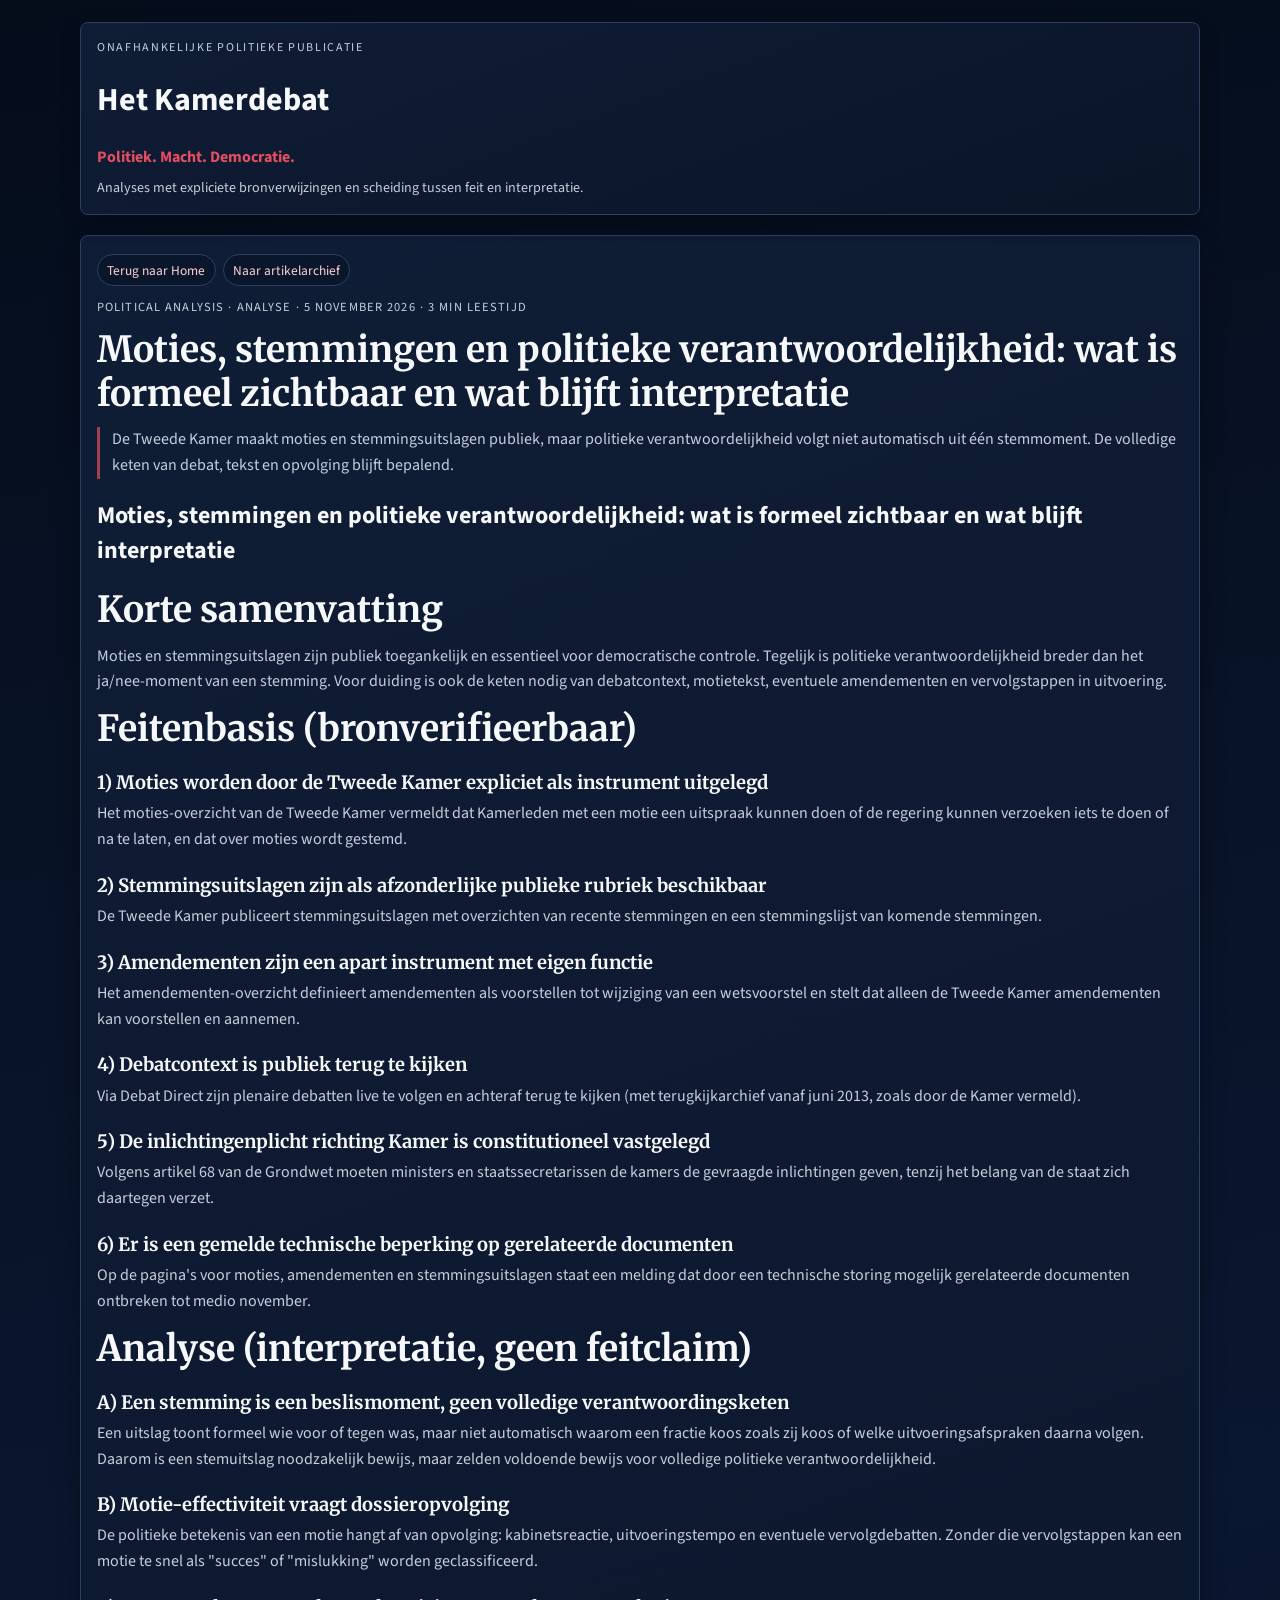
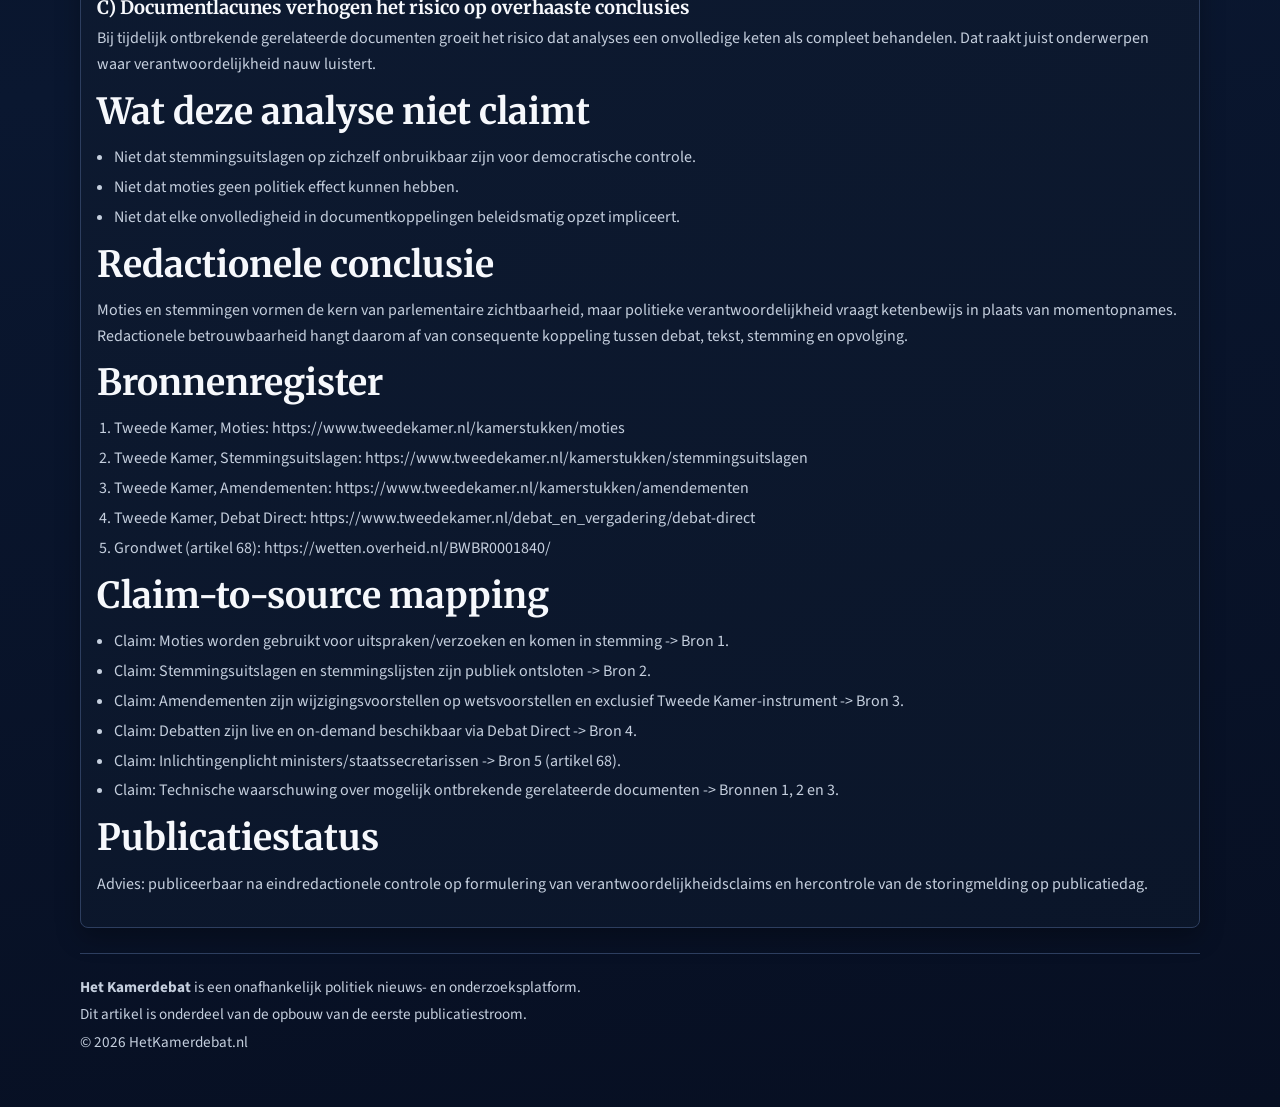
<file: website/article-moties-stemmingen-politieke-verantwoordelijkheid.html>
<!DOCTYPE html>
<html lang="nl">
  <head>
    <meta charset="UTF-8" />
    <meta name="viewport" content="width=device-width, initial-scale=1.0" />
    <title>Analyse | Moties, stemmingen en politieke verantwoordelijkheid | Het Kamerdebat</title>
    <meta
      name="description"
      content="Analyse van Het Kamerdebat over wat moties en stemmingen formeel aantonen en wat politieke interpretatie blijft."
    />
    <link rel="preconnect" href="https://fonts.googleapis.com" />
    <link rel="preconnect" href="https://fonts.gstatic.com" crossorigin />
    <link
      href="https://fonts.googleapis.com/css2?family=Merriweather:wght@400;700;900&family=Source+Sans+3:wght@400;600;700&display=swap"
      rel="stylesheet"
    />
    <link rel="stylesheet" href="css/style.css" />
  </head>
  <body>
    <div class="site-shell">
      <header class="site-header">
        <div class="brand-row">
          <p class="kicker">ONAFHANKELIJKE POLITIEKE PUBLICATIE</p>
          <div class="brand-nav-row">
            <h1><a class="brand-link" href="index.html">Het Kamerdebat</a></h1>
          </div>
          <p class="tagline">Politiek. Macht. Democratie.</p>
          <p class="sample-note">Analyses met expliciete bronverwijzingen en scheiding tussen feit en interpretatie.</p>
        </div>
      </header>

      <main>
        <article class="analysis-article" aria-labelledby="article-title">
          <div class="article-actions" aria-label="Artikelnavigatie">
            <a href="index.html">Terug naar Home</a>
            <a href="articles.html">Naar artikelarchief</a>
          </div>
          <p id="article-meta" class="section-label"></p>
          <h2 id="article-title"></h2>
          <p id="article-summary" class="article-intro"></p>
          <div id="article-content"></div>
        </article>
      </main>

      <footer class="site-footer">
        <p><strong>Het Kamerdebat</strong> is een onafhankelijk politiek nieuws- en onderzoeksplatform.</p>
        <p>Dit artikel is onderdeel van de opbouw van de eerste publicatiestroom.</p>
        <p>© 2026 HetKamerdebat.nl</p>
      </footer>
    </div>
    <script type="module">
      import { renderArticlePage } from "./js/articles.js";

      renderArticlePage({ articlePath: "content/articles/moties-stemmingen-politieke-verantwoordelijkheid.md" }).catch((error) => {
        const contentNode = document.querySelector("#article-content");
        if (contentNode) {
          contentNode.innerHTML = `<p>Artikel kon niet worden geladen: ${error.message}</p>`;
        }
      });
    </script>
  </body>
</html>
</file>
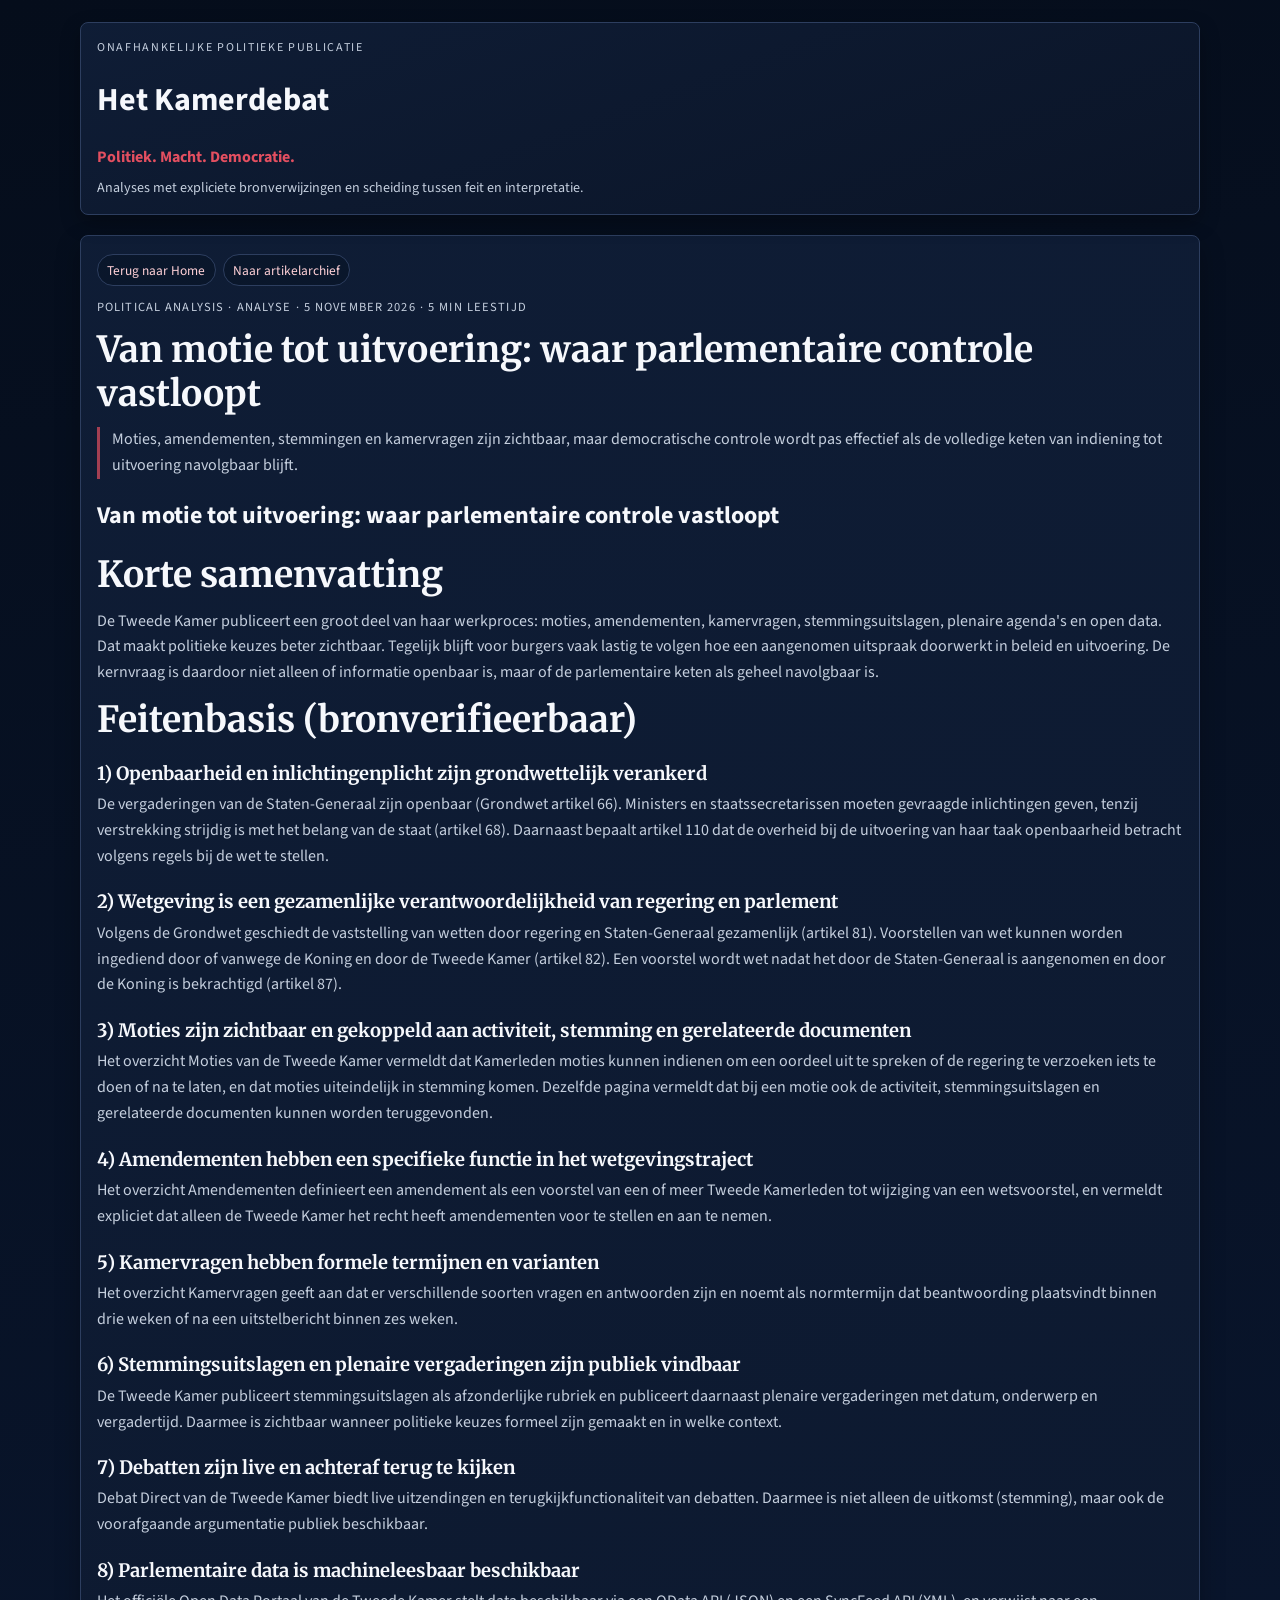
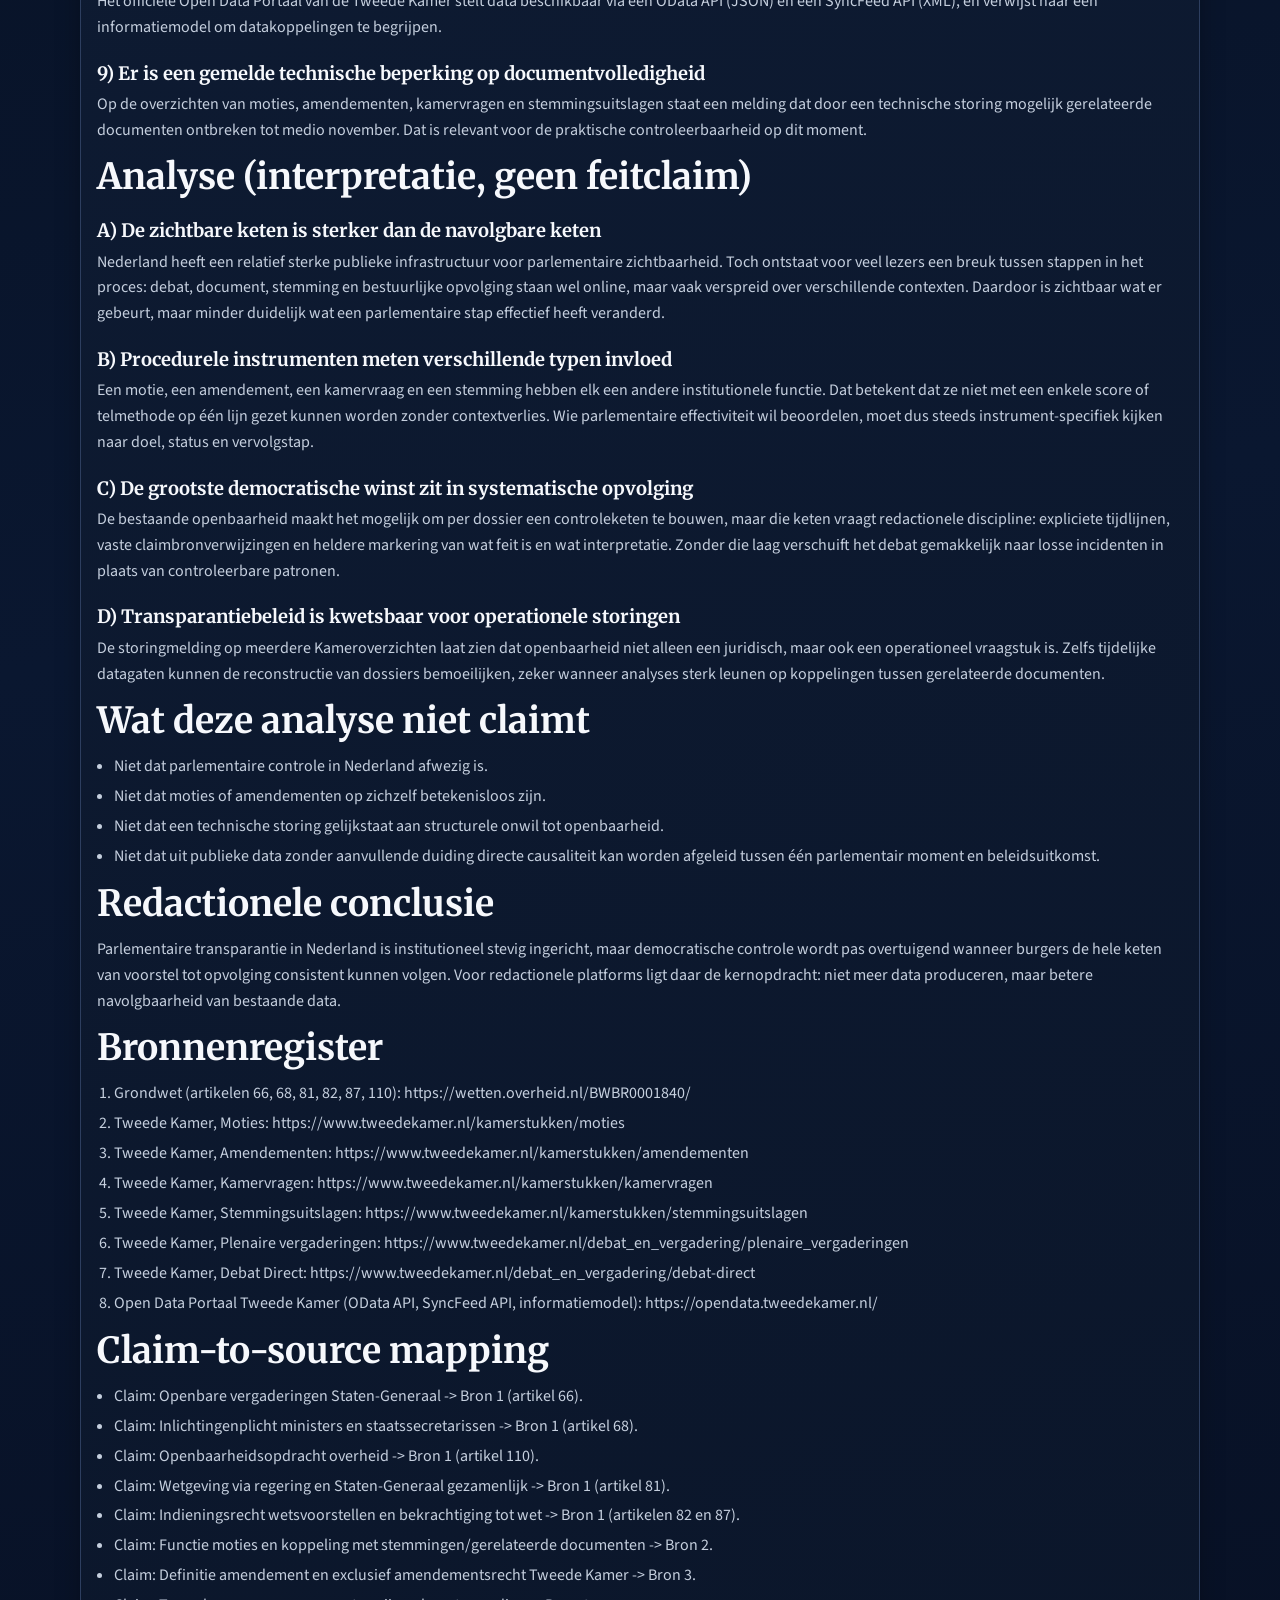
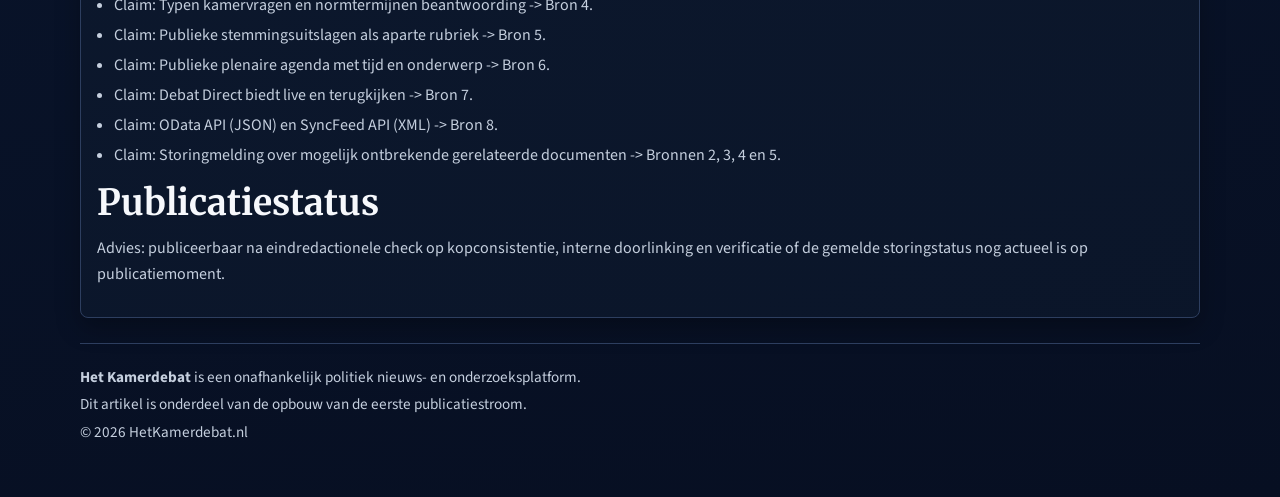
<file: website/article-van-motie-tot-uitvoering.html>
<!DOCTYPE html>
<html lang="nl">
  <head>
    <meta charset="UTF-8" />
    <meta name="viewport" content="width=device-width, initial-scale=1.0" />
    <title>Analyse | Van motie tot uitvoering | Het Kamerdebat</title>
    <meta
      name="description"
      content="Analyse van Het Kamerdebat over de keten van motie, amendement, stemming en opvolging in parlementaire controle."
    />
    <link rel="preconnect" href="https://fonts.googleapis.com" />
    <link rel="preconnect" href="https://fonts.gstatic.com" crossorigin />
    <link
      href="https://fonts.googleapis.com/css2?family=Merriweather:wght@400;700;900&family=Source+Sans+3:wght@400;600;700&display=swap"
      rel="stylesheet"
    />
    <link rel="stylesheet" href="css/style.css" />
  </head>
  <body>
    <div class="site-shell">
      <header class="site-header">
        <div class="brand-row">
          <p class="kicker">ONAFHANKELIJKE POLITIEKE PUBLICATIE</p>
          <div class="brand-nav-row">
            <h1><a class="brand-link" href="index.html">Het Kamerdebat</a></h1>
          </div>
          <p class="tagline">Politiek. Macht. Democratie.</p>
          <p class="sample-note">Analyses met expliciete bronverwijzingen en scheiding tussen feit en interpretatie.</p>
        </div>
      </header>

      <main>
        <article class="analysis-article" aria-labelledby="article-title">
          <div class="article-actions" aria-label="Artikelnavigatie">
            <a href="index.html">Terug naar Home</a>
            <a href="articles.html">Naar artikelarchief</a>
          </div>
          <p id="article-meta" class="section-label"></p>
          <h2 id="article-title"></h2>
          <p id="article-summary" class="article-intro"></p>
          <div id="article-content"></div>
        </article>
      </main>

      <footer class="site-footer">
        <p><strong>Het Kamerdebat</strong> is een onafhankelijk politiek nieuws- en onderzoeksplatform.</p>
        <p>Dit artikel is onderdeel van de opbouw van de eerste publicatiestroom.</p>
        <p>© 2026 HetKamerdebat.nl</p>
      </footer>
    </div>
    <script type="module">
      import { renderArticlePage } from "./js/articles.js";

      renderArticlePage({ articlePath: "content/articles/second-article.md" }).catch((error) => {
        const contentNode = document.querySelector("#article-content");
        if (contentNode) {
          contentNode.innerHTML = `<p>Artikel kon niet worden geladen: ${error.message}</p>`;
        }
      });
    </script>
  </body>
</html>
</file>
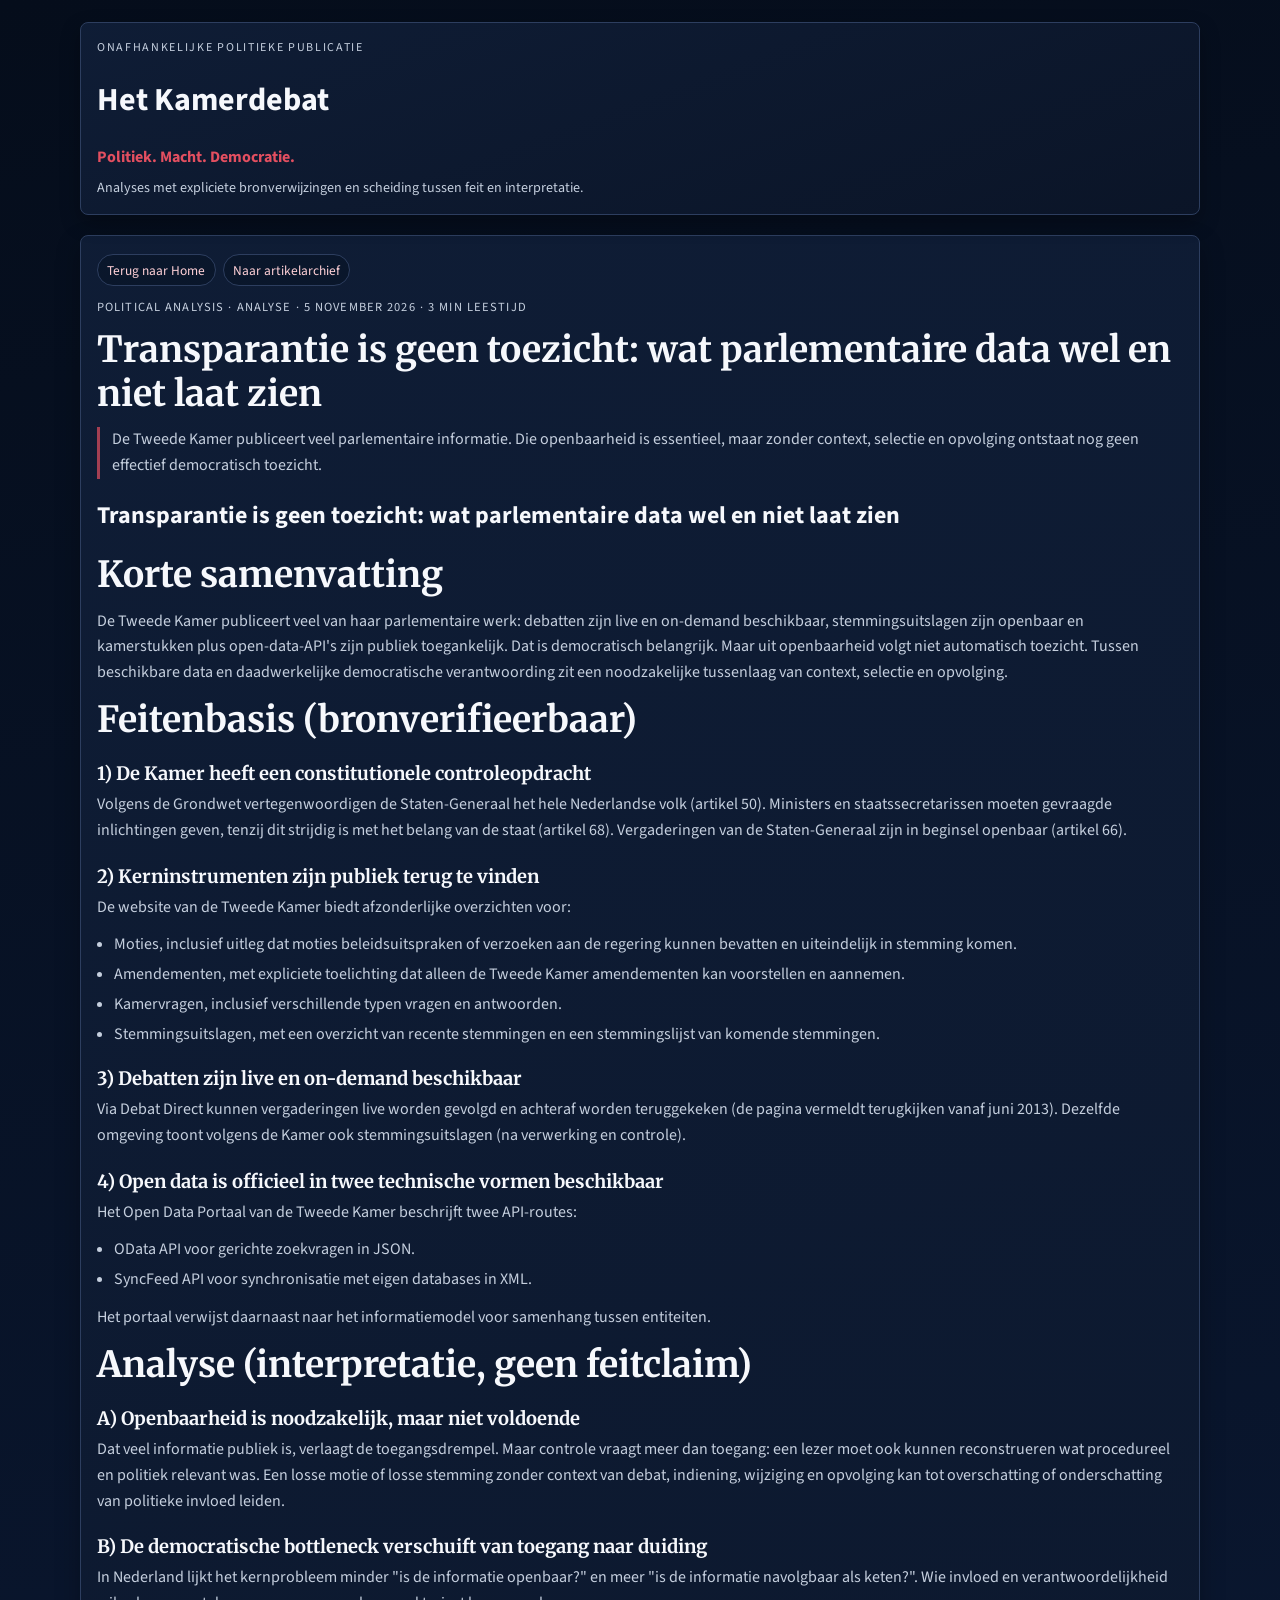
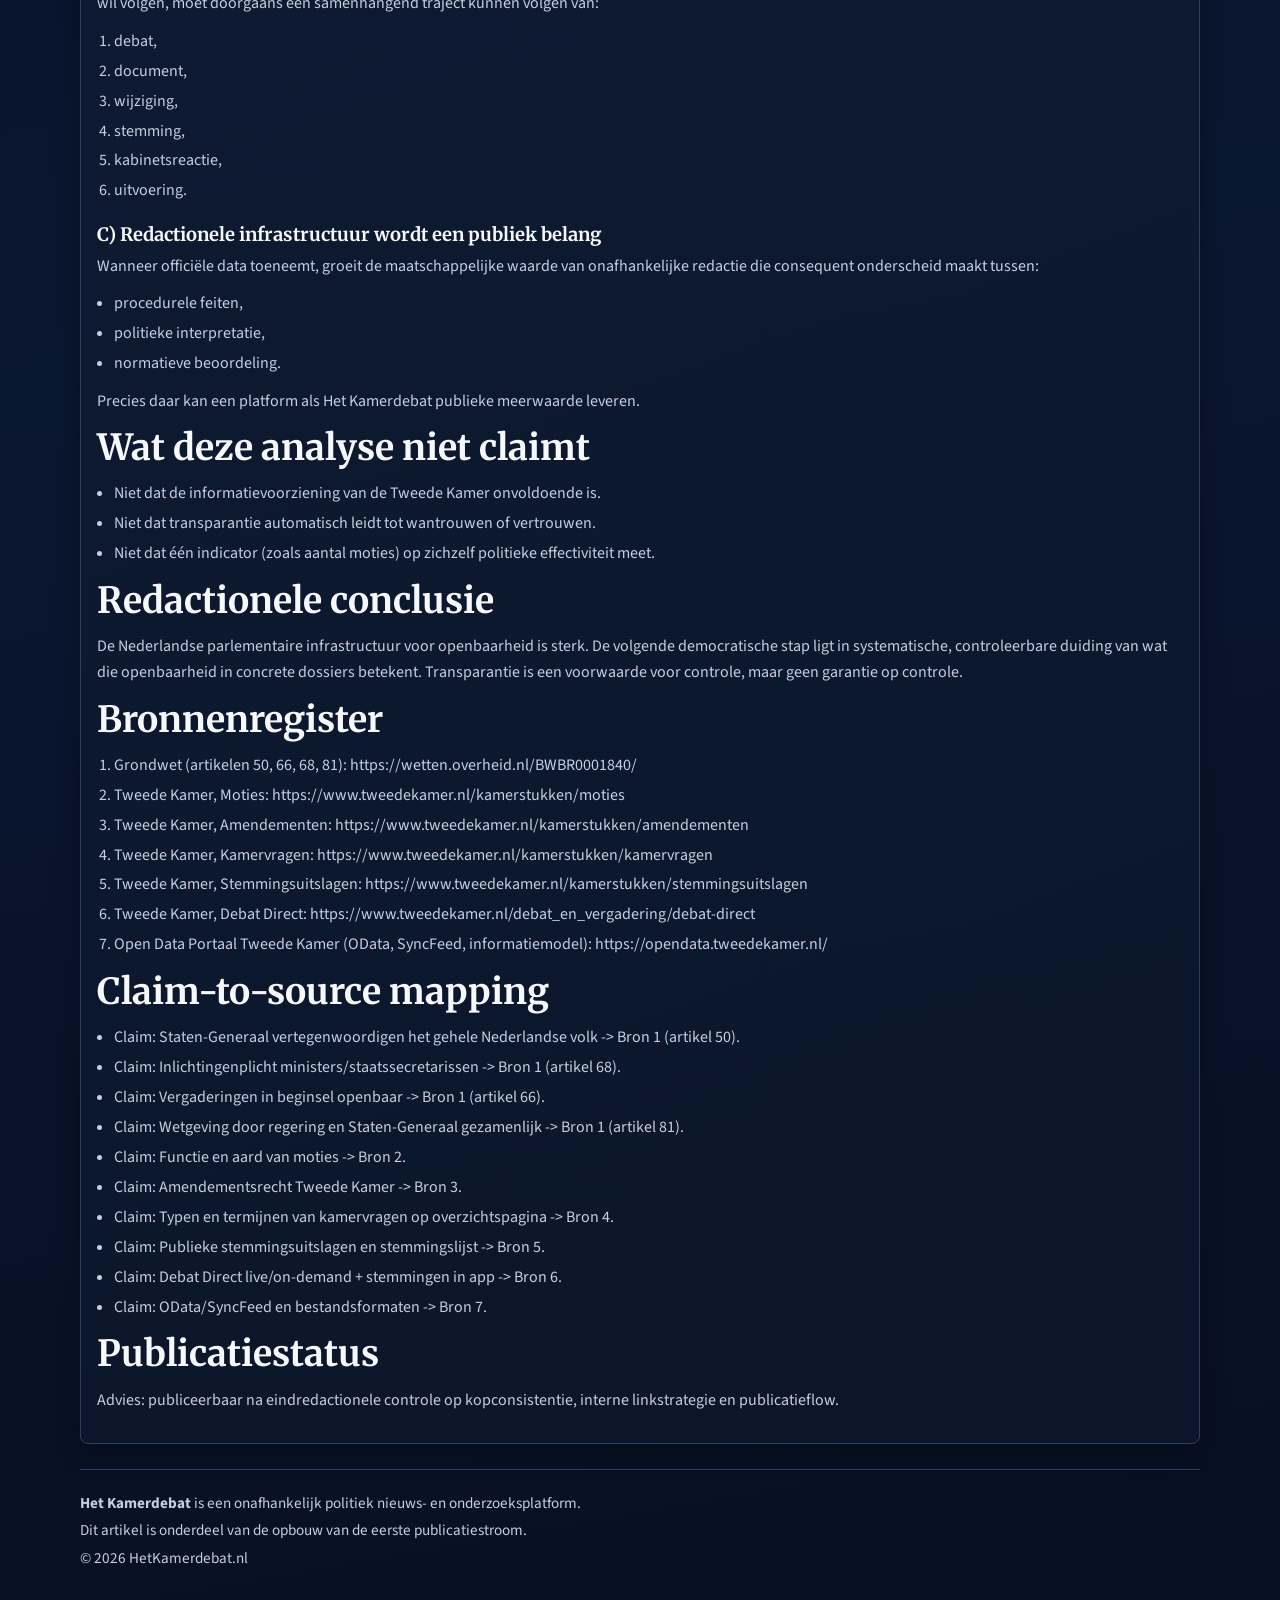
<file: website/article-zichtbaarheid-controle.html>
<!DOCTYPE html>
<html lang="nl">
  <head>
    <meta charset="UTF-8" />
    <meta name="viewport" content="width=device-width, initial-scale=1.0" />
    <title>Analyse | Zichtbaarheid is nog geen controle | Het Kamerdebat</title>
    <meta
      name="description"
      content="Analyse van Het Kamerdebat: wat parlementaire openbaarheid wel en niet zegt over effectieve democratische controle."
    />
    <link rel="preconnect" href="https://fonts.googleapis.com" />
    <link rel="preconnect" href="https://fonts.gstatic.com" crossorigin />
    <link
      href="https://fonts.googleapis.com/css2?family=Merriweather:wght@400;700;900&family=Source+Sans+3:wght@400;600;700&display=swap"
      rel="stylesheet"
    />
    <link rel="stylesheet" href="css/style.css" />
  </head>
  <body>
    <div class="site-shell">
      <header class="site-header">
        <div class="brand-row">
          <p class="kicker">ONAFHANKELIJKE POLITIEKE PUBLICATIE</p>
          <div class="brand-nav-row">
            <h1><a class="brand-link" href="index.html">Het Kamerdebat</a></h1>
          </div>
          <p class="tagline">Politiek. Macht. Democratie.</p>
          <p class="sample-note">Analyses met expliciete bronverwijzingen en scheiding tussen feit en interpretatie.</p>
        </div>
      </header>

      <main>
        <article class="analysis-article" aria-labelledby="article-title">
          <div class="article-actions" aria-label="Artikelnavigatie">
            <a href="index.html">Terug naar Home</a>
            <a href="articles.html">Naar artikelarchief</a>
          </div>
          <p id="article-meta" class="section-label"></p>
          <h2 id="article-title"></h2>
          <p id="article-summary" class="article-intro"></p>
          <div id="article-content"></div>
        </article>
      </main>

      <footer class="site-footer">
        <p><strong>Het Kamerdebat</strong> is een onafhankelijk politiek nieuws- en onderzoeksplatform.</p>
        <p>Dit artikel is onderdeel van de opbouw van de eerste publicatiestroom.</p>
        <p>© 2026 HetKamerdebat.nl</p>
      </footer>
    </div>
    <script type="module">
      import { renderArticlePage } from "./js/articles.js";

      renderArticlePage().catch((error) => {
        const contentNode = document.querySelector("#article-content");
        if (contentNode) {
          contentNode.innerHTML = `<p>Artikel kon niet worden geladen: ${error.message}</p>`;
        }
      });
    </script>
  </body>
</html>
</file>
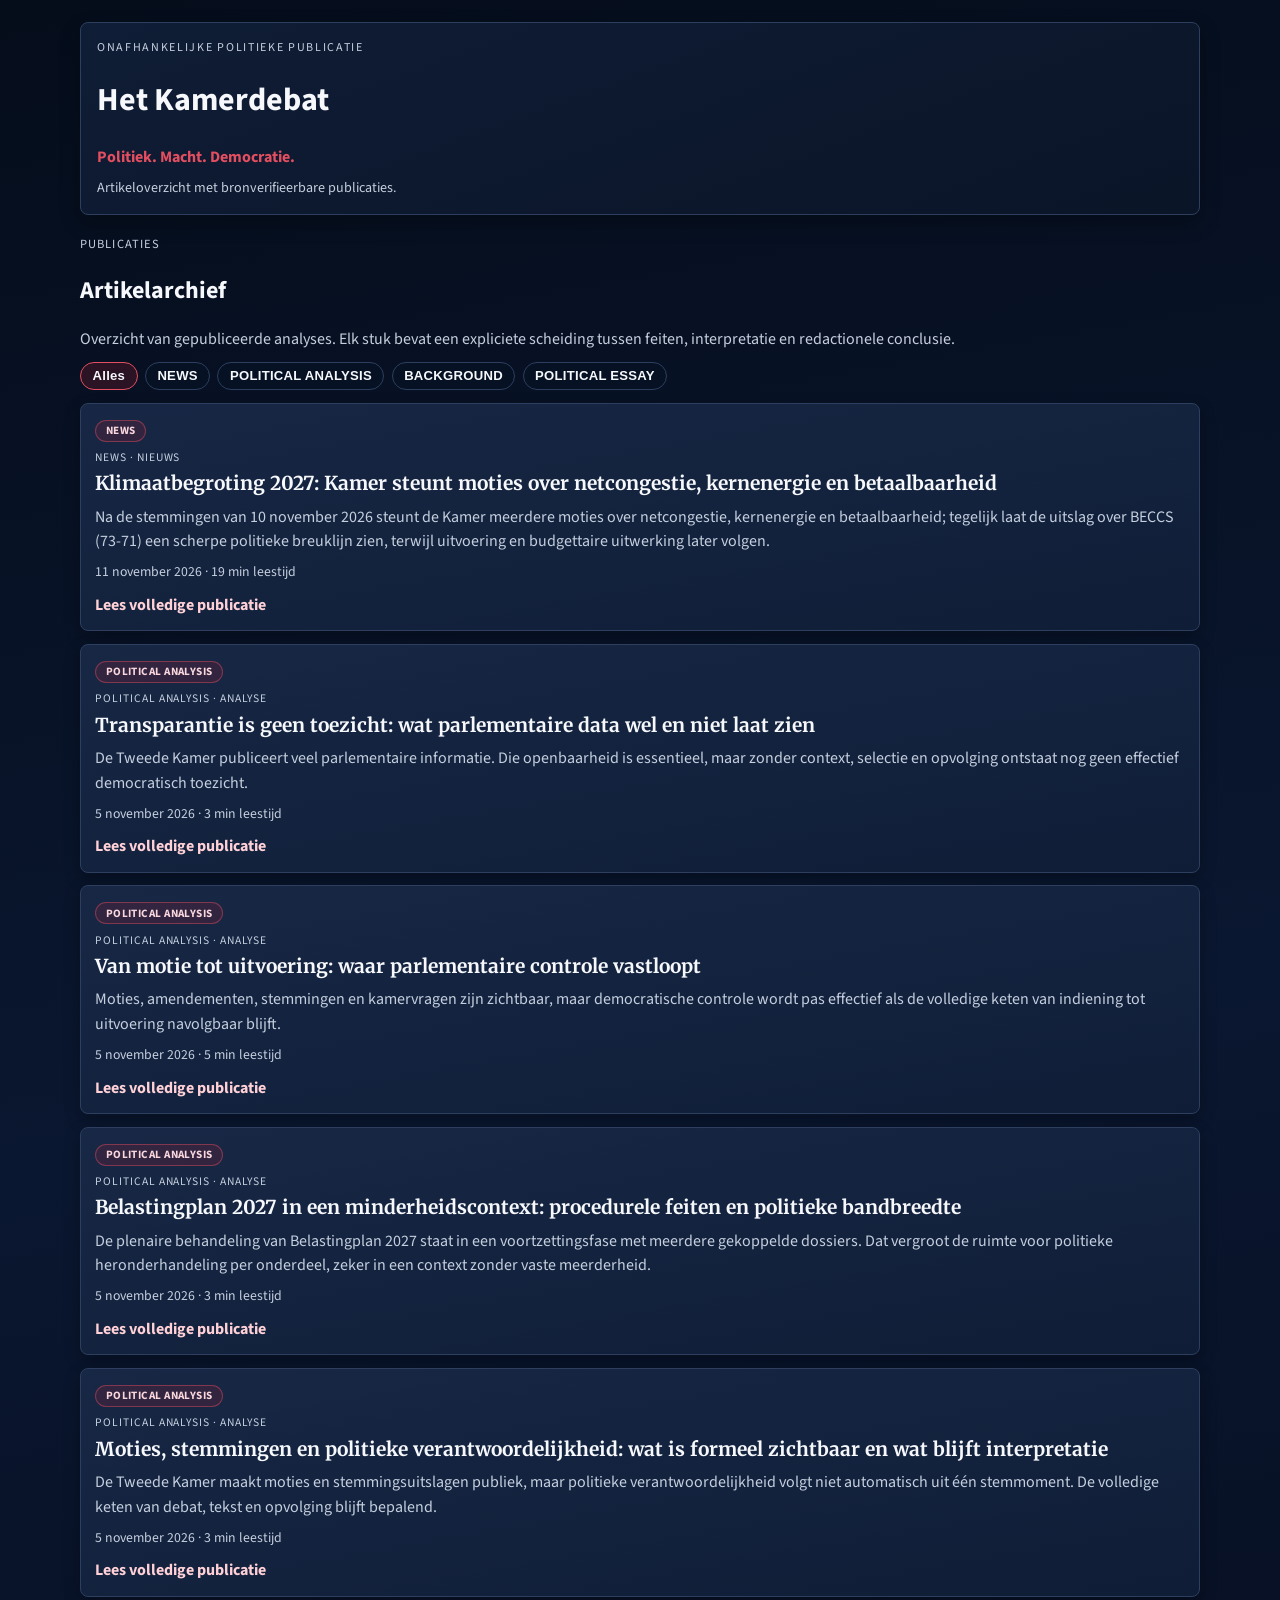
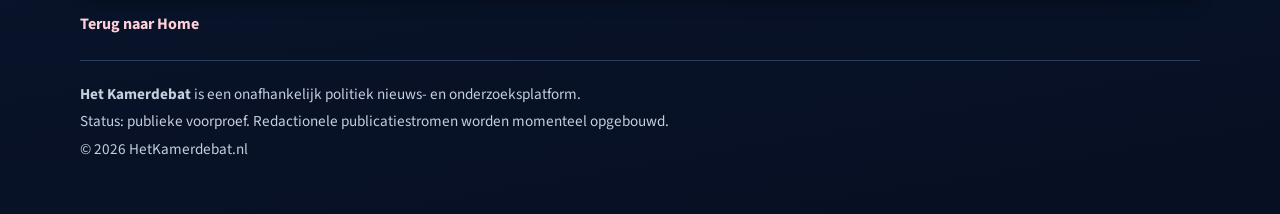
<file: website/articles.html>
<!DOCTYPE html>
<html lang="nl">
  <head>
    <meta charset="UTF-8" />
    <meta name="viewport" content="width=device-width, initial-scale=1.0" />
    <title>Artikelen | Het Kamerdebat</title>
    <meta
      name="description"
      content="Artikelarchief van Het Kamerdebat met analyse, publicatiedatum en doorverwijzing naar volledige stukken."
    />
    <link rel="preconnect" href="https://fonts.googleapis.com" />
    <link rel="preconnect" href="https://fonts.gstatic.com" crossorigin />
    <link
      href="https://fonts.googleapis.com/css2?family=Merriweather:wght@400;700;900&family=Source+Sans+3:wght@400;600;700&display=swap"
      rel="stylesheet"
    />
    <link rel="stylesheet" href="css/style.css" />
  </head>
  <body>
    <div class="site-shell">
      <header class="site-header">
        <div class="brand-row">
          <p class="kicker">ONAFHANKELIJKE POLITIEKE PUBLICATIE</p>
          <div class="brand-nav-row">
            <h1><a class="brand-link" href="index.html">Het Kamerdebat</a></h1>
          </div>
          <p class="tagline">Politiek. Macht. Democratie.</p>
          <p class="sample-note">Artikeloverzicht met bronverifieerbare publicaties.</p>
        </div>
      </header>

      <main>
        <section class="content-section" aria-labelledby="archive-heading">
          <div class="section-head">
            <p class="section-label">Publicaties</p>
            <h2 id="archive-heading">Artikelarchief</h2>
            <p>
              Overzicht van gepubliceerde analyses. Elk stuk bevat een expliciete scheiding tussen feiten,
              interpretatie en redactionele conclusie.
            </p>
          </div>

          <div
            id="archive-format-filter"
            class="archive-filter"
            role="group"
            aria-label="Filter artikelen op redactioneel format"
          ></div>

          <div id="archive-list" class="archive-list" aria-live="polite"></div>

          <p class="archive-home-link">
            <a href="index.html">Terug naar Home</a>
          </p>
        </section>
      </main>

      <footer class="site-footer">
        <p><strong>Het Kamerdebat</strong> is een onafhankelijk politiek nieuws- en onderzoeksplatform.</p>
        <p>Status: publieke voorproef. Redactionele publicatiestromen worden momenteel opgebouwd.</p>
        <p>© 2026 HetKamerdebat.nl</p>
      </footer>
    </div>

    <script type="module">
      import { renderArchivePage } from "./js/articles.js";

      renderArchivePage().catch((error) => {
        const listNode = document.querySelector("#archive-list");
        if (listNode) {
          listNode.innerHTML = `<p>Archief kon niet worden geladen: ${error.message}</p>`;
        }
      });
    </script>
  </body>
</html>
</file>
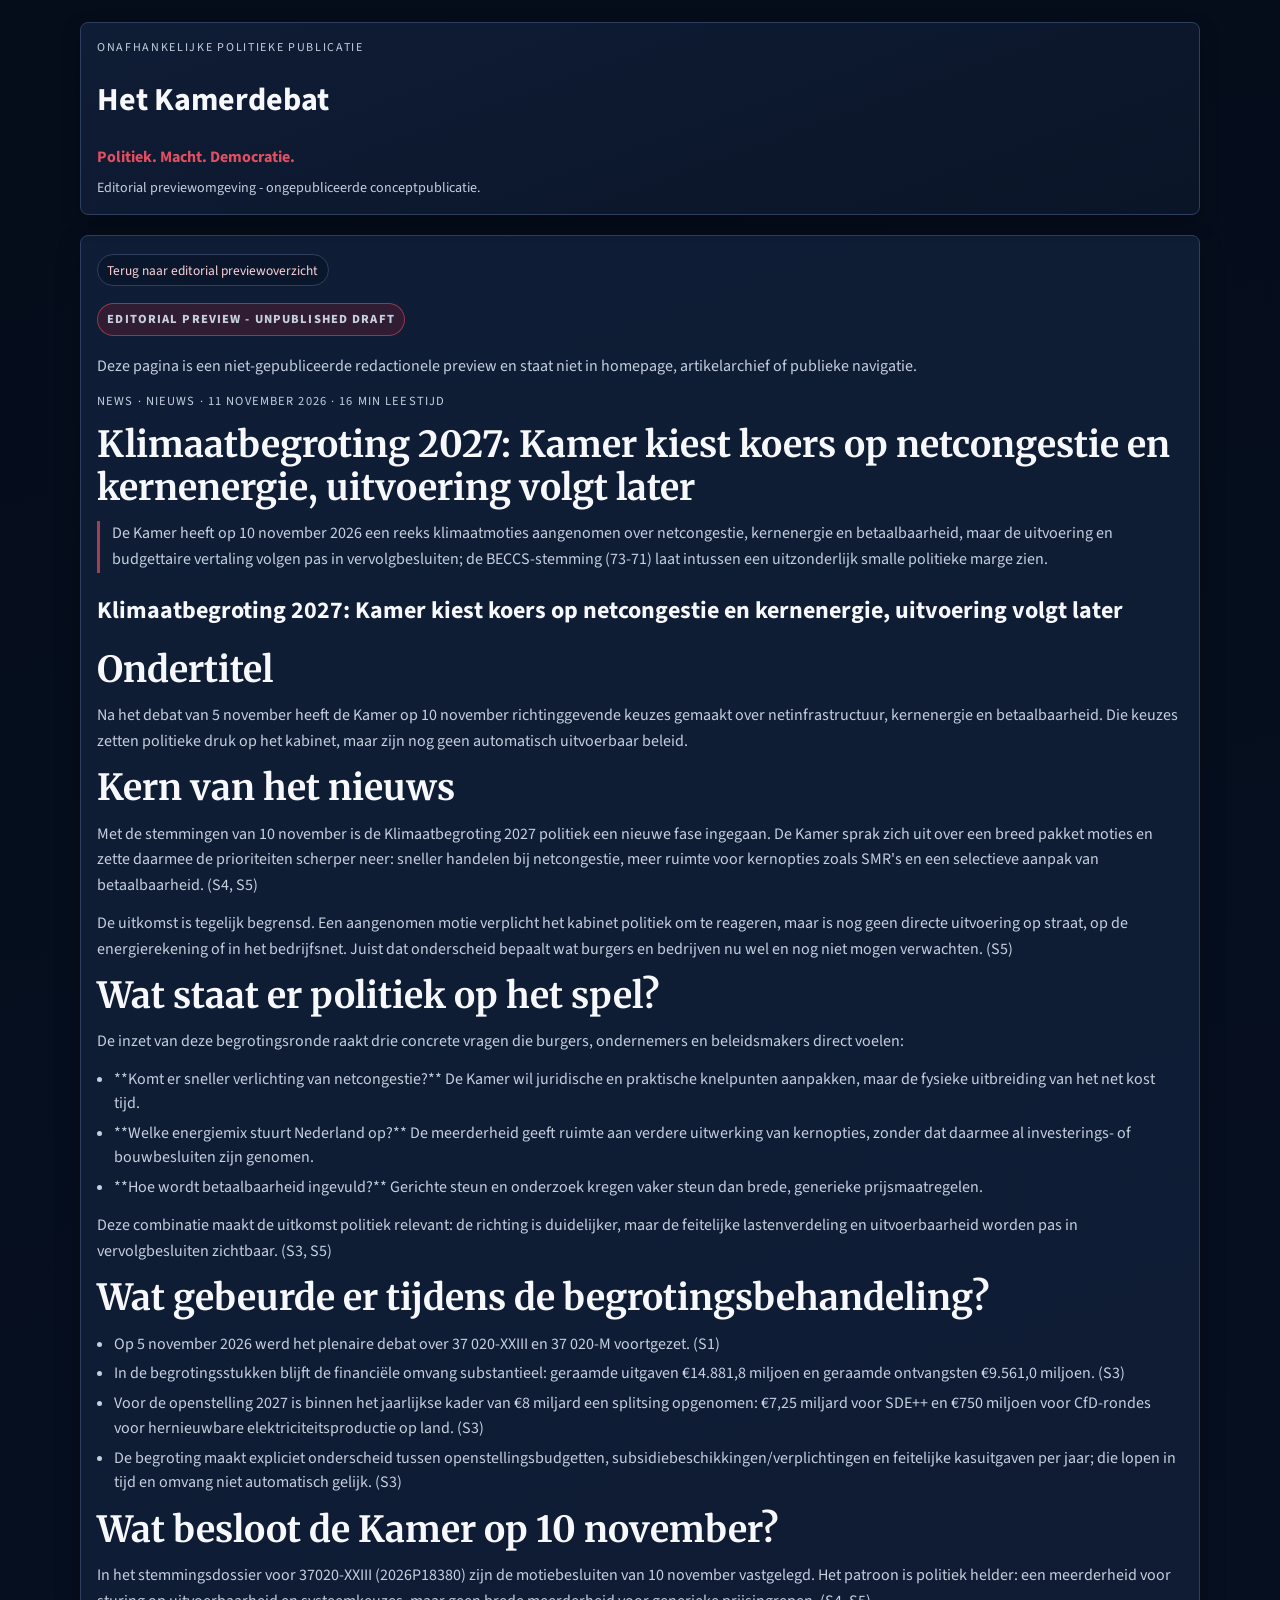
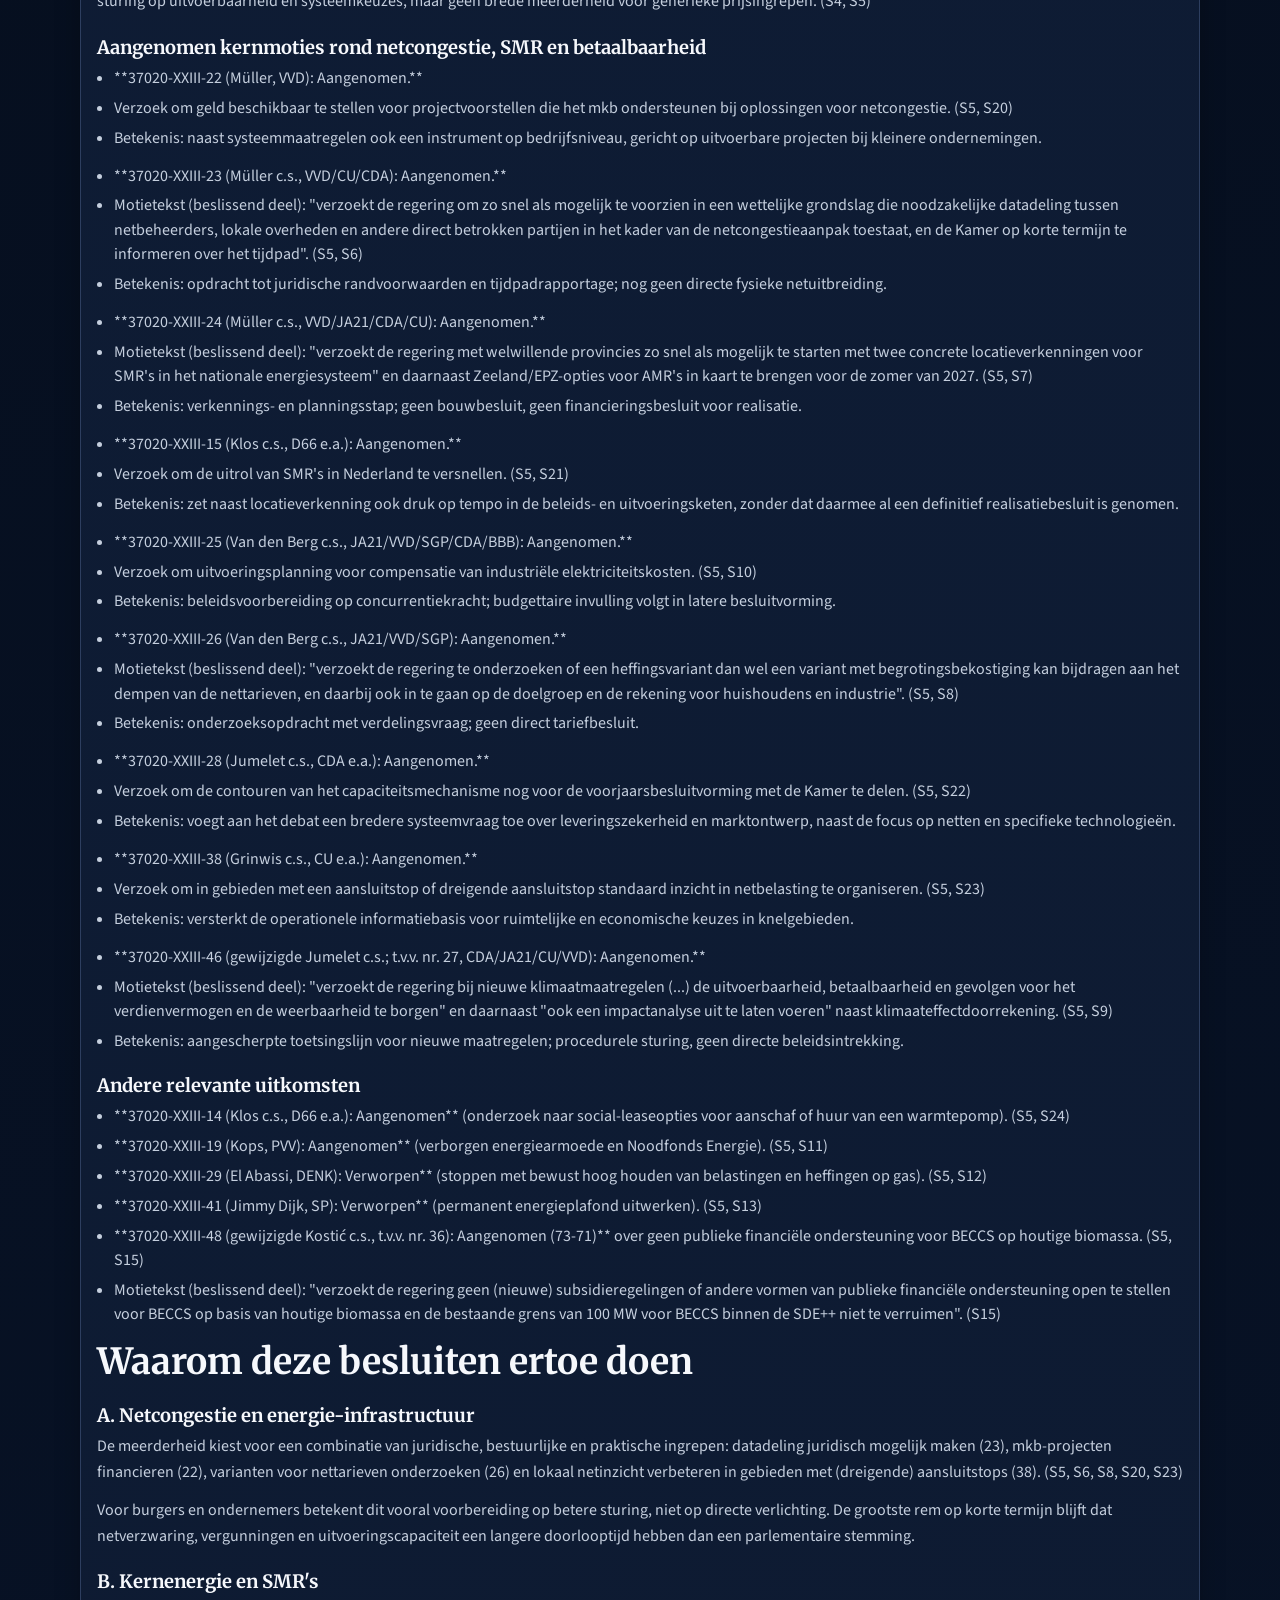
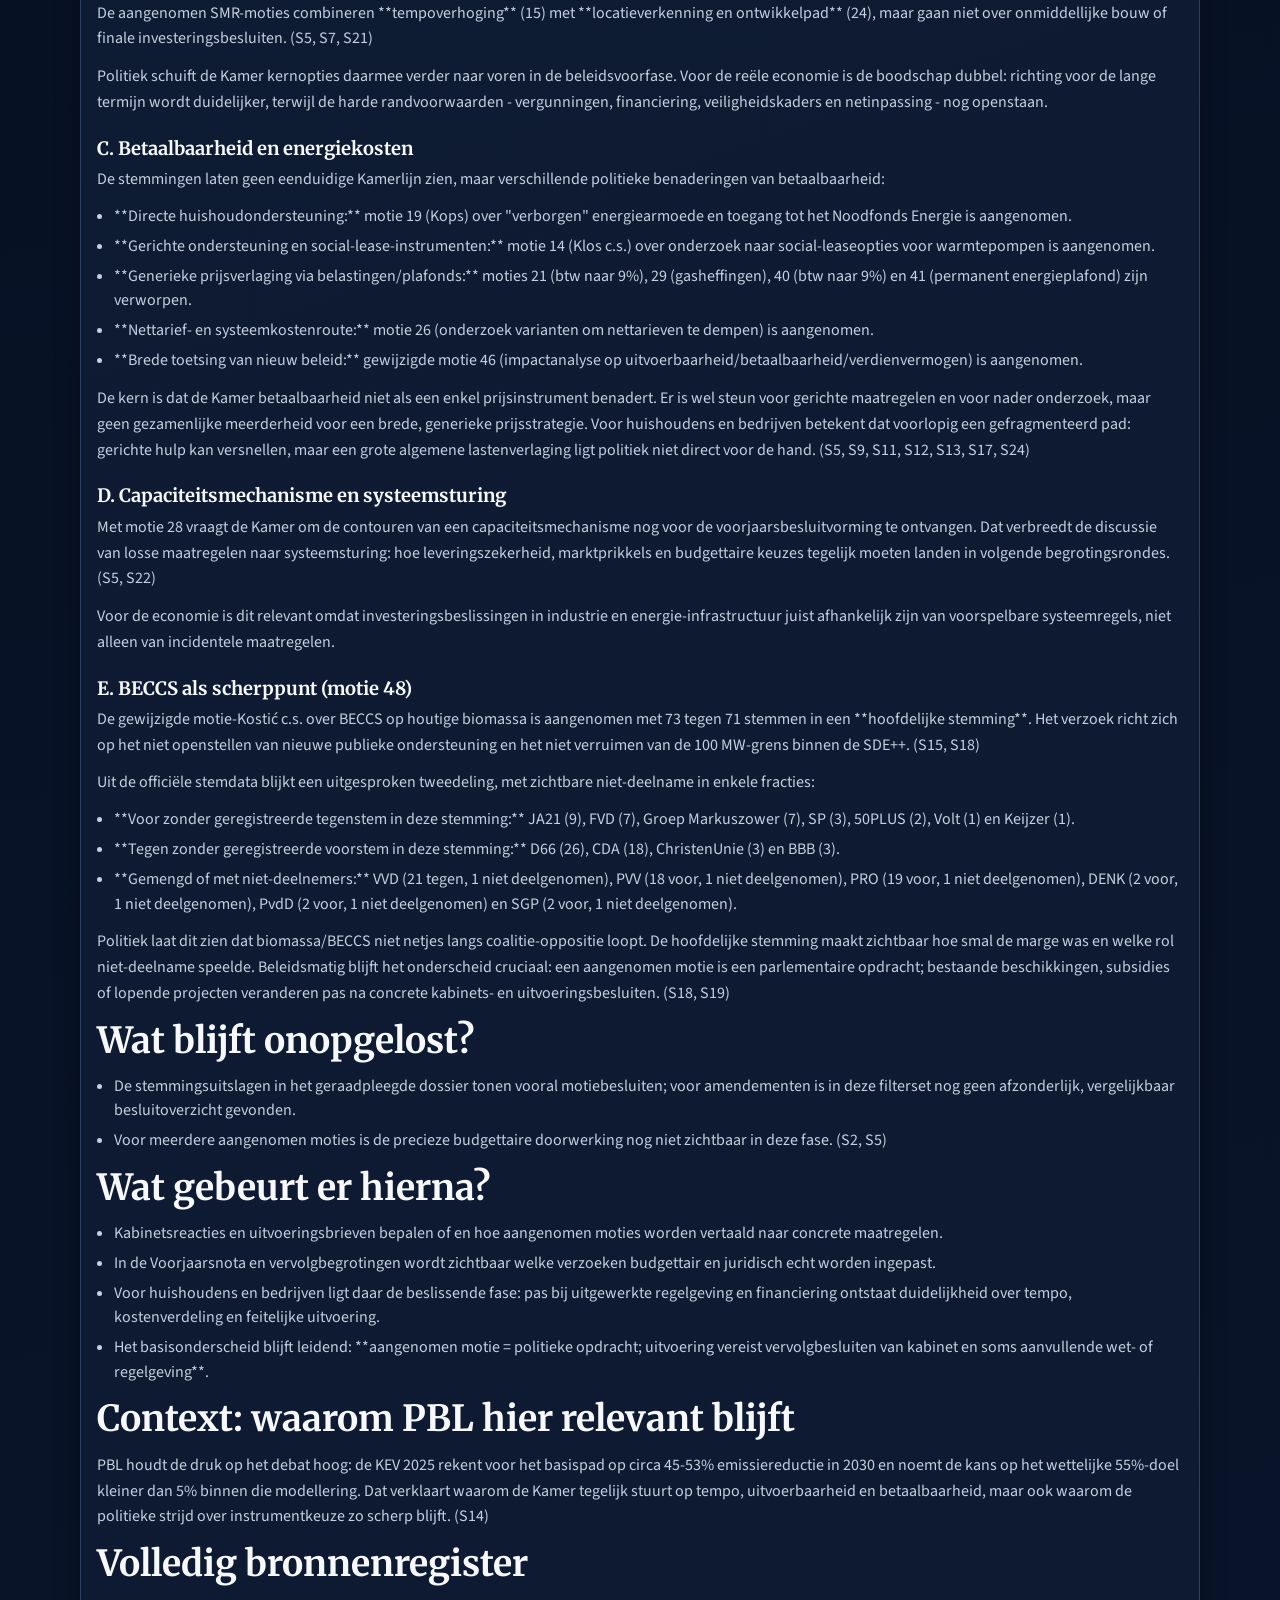
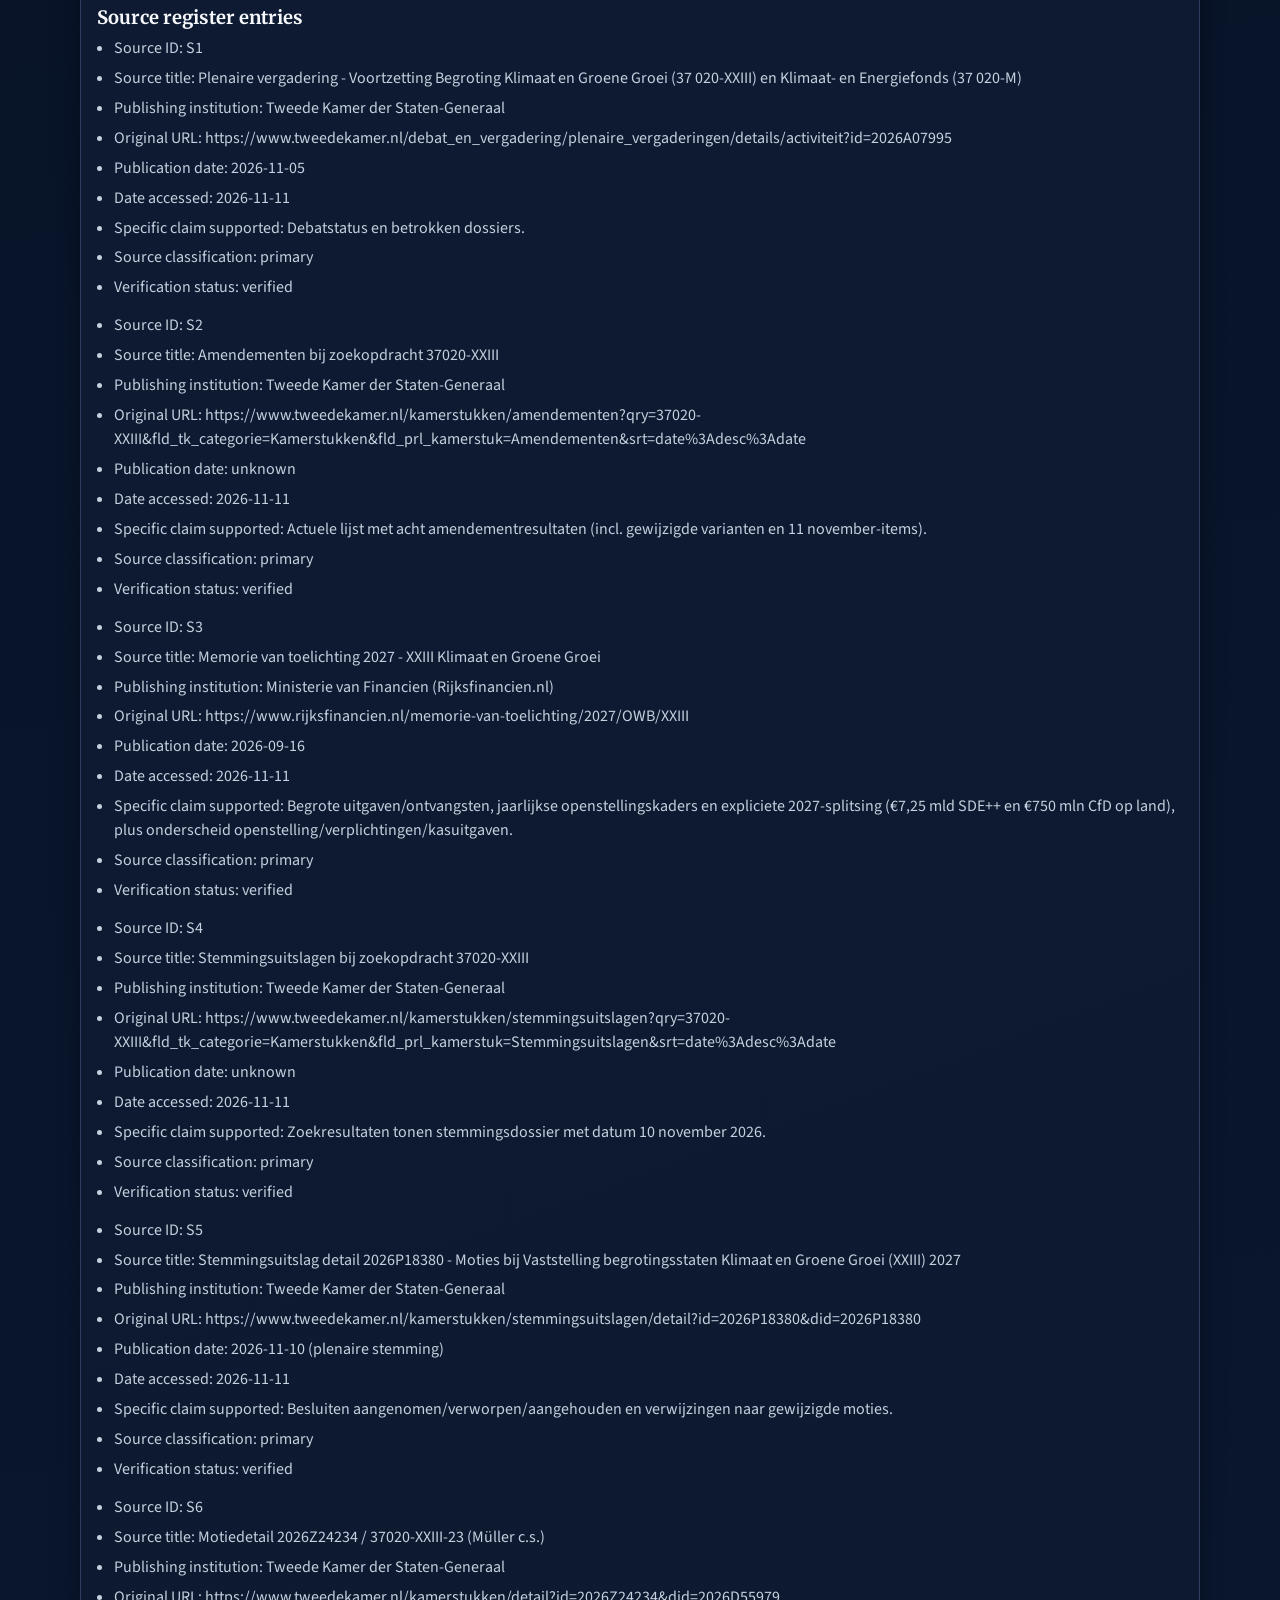
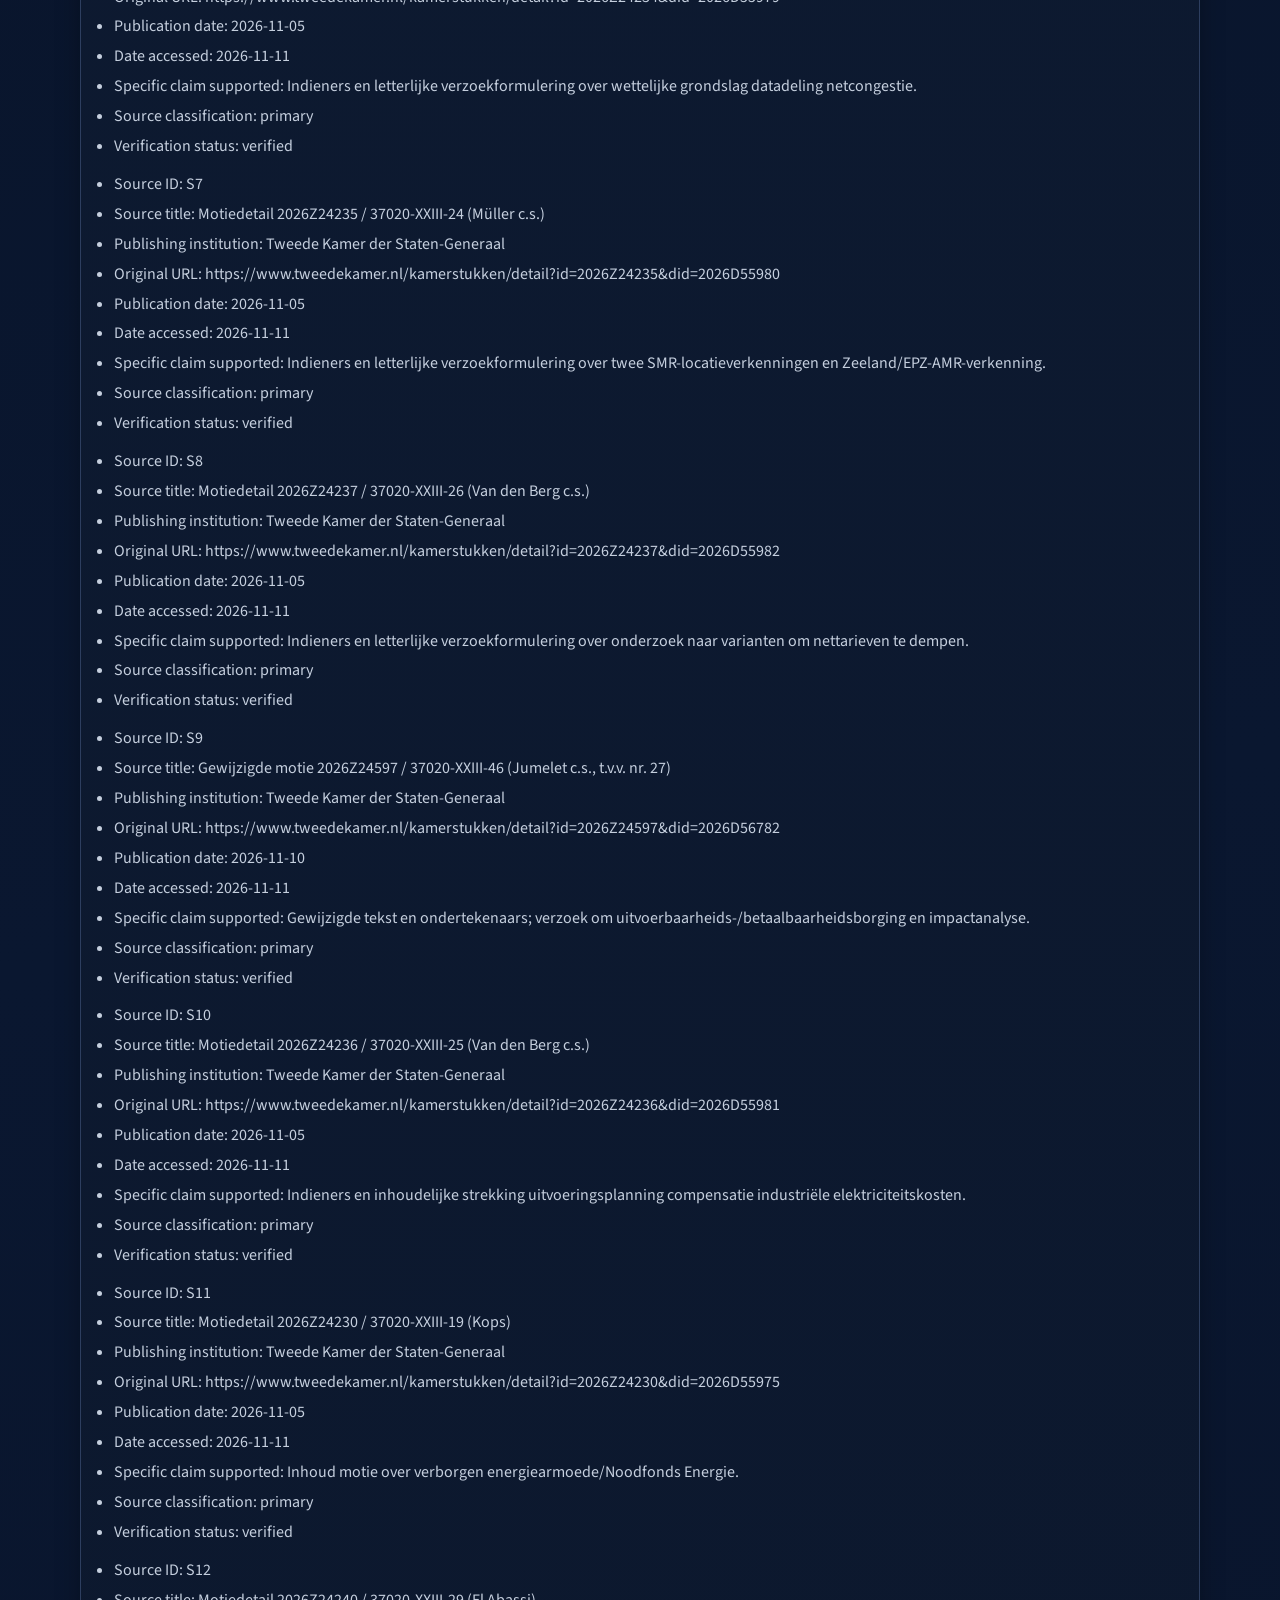
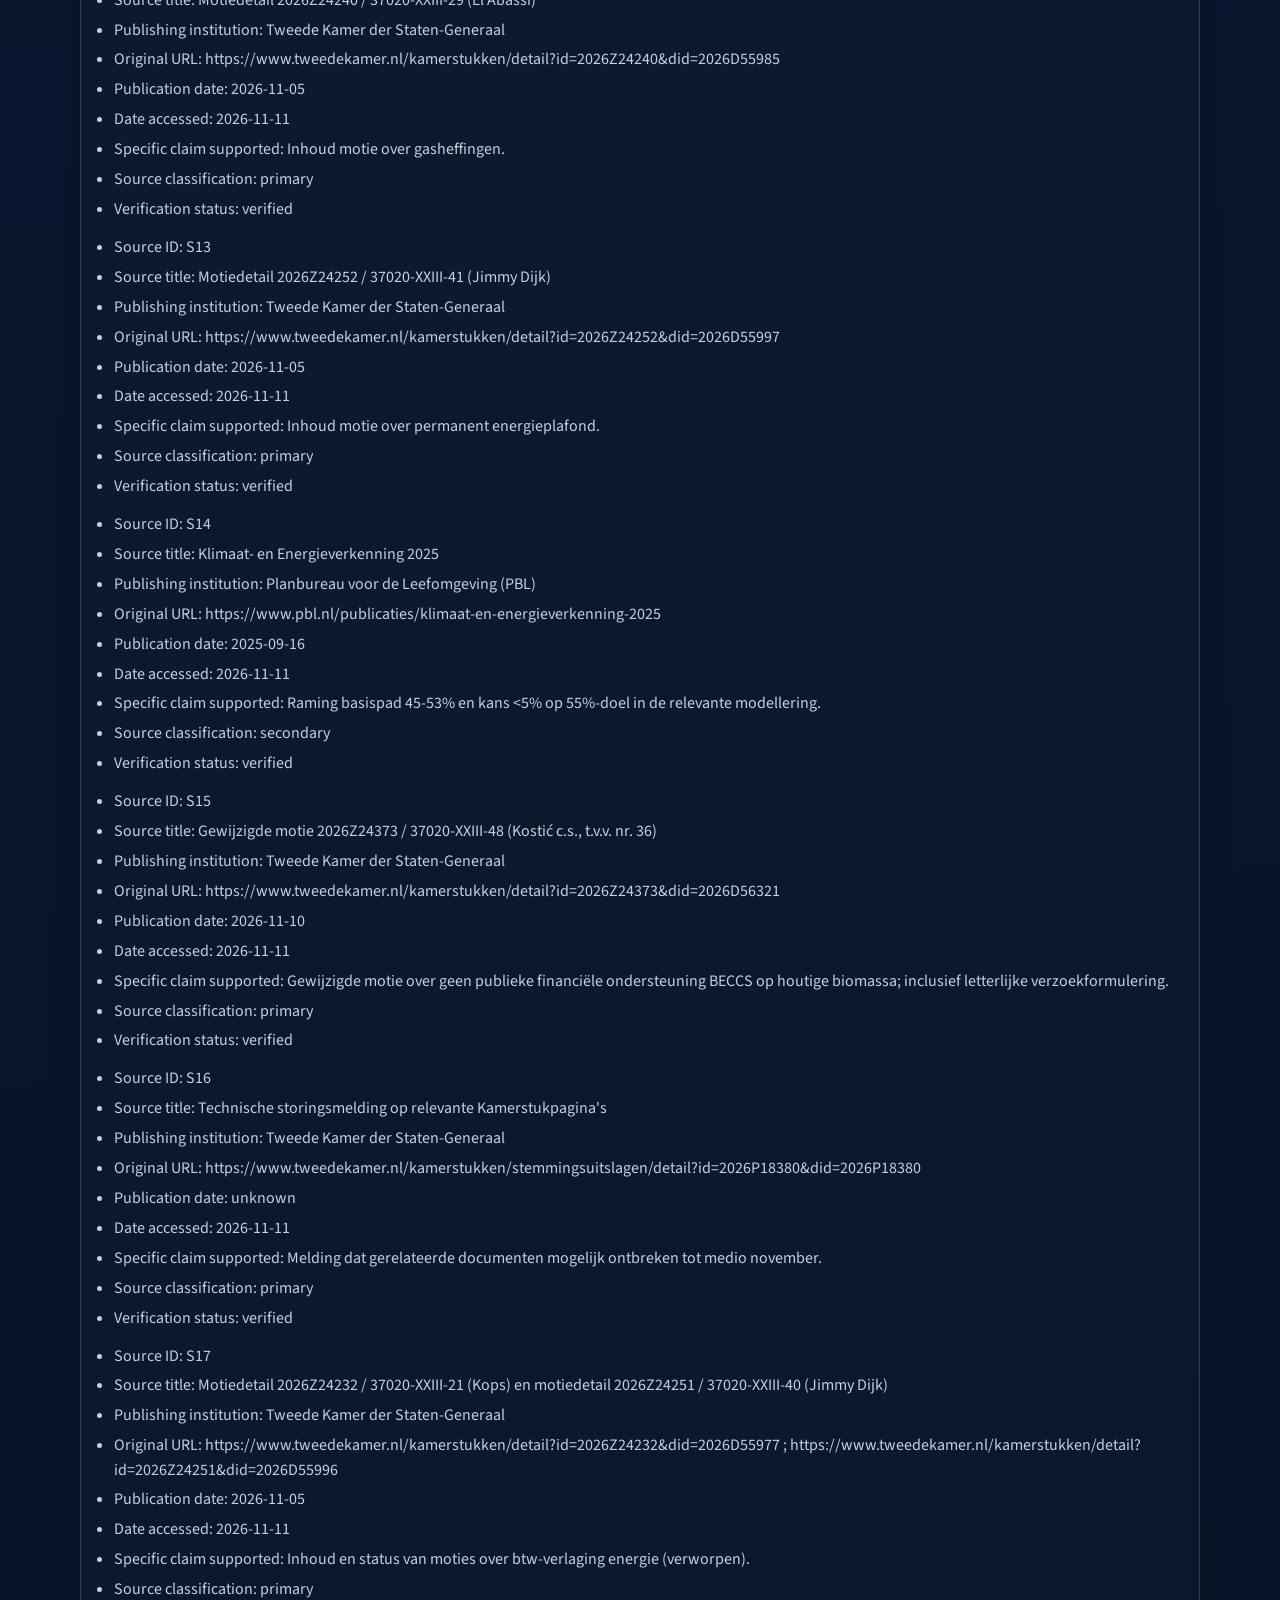
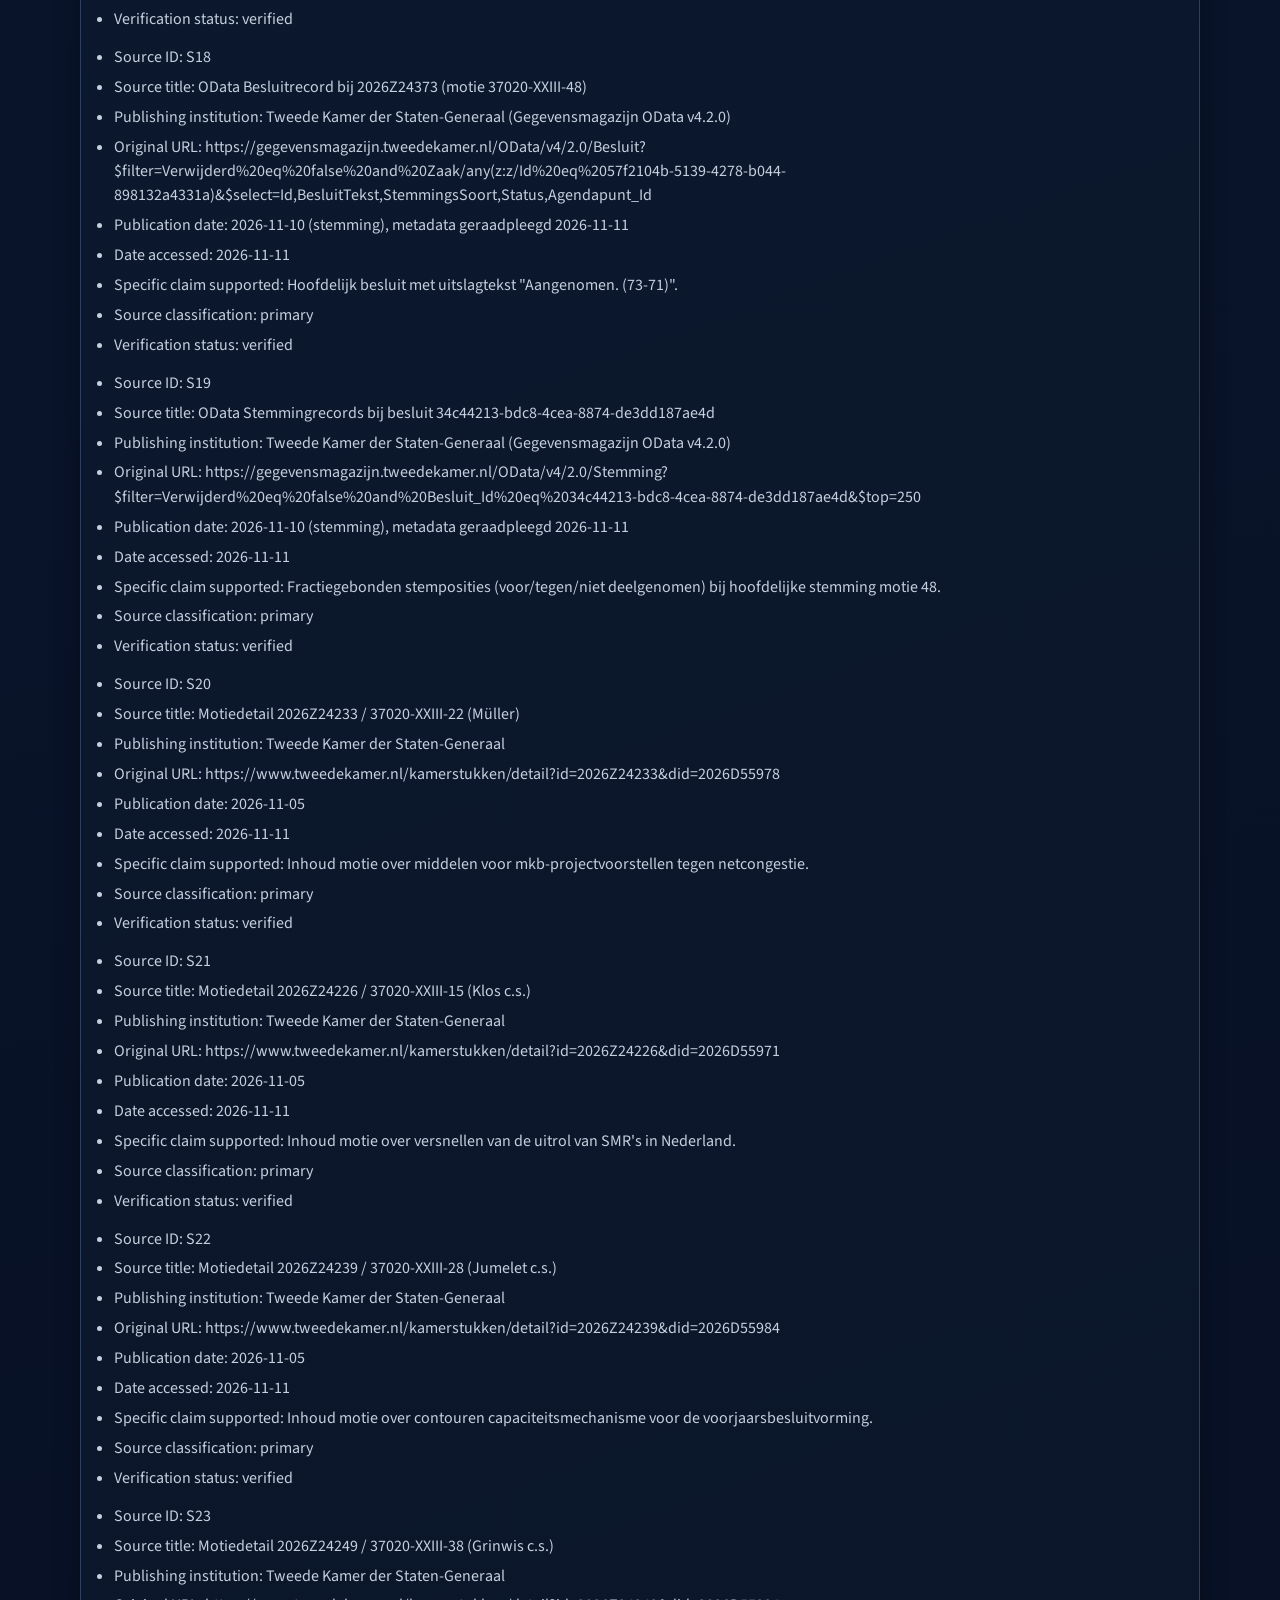
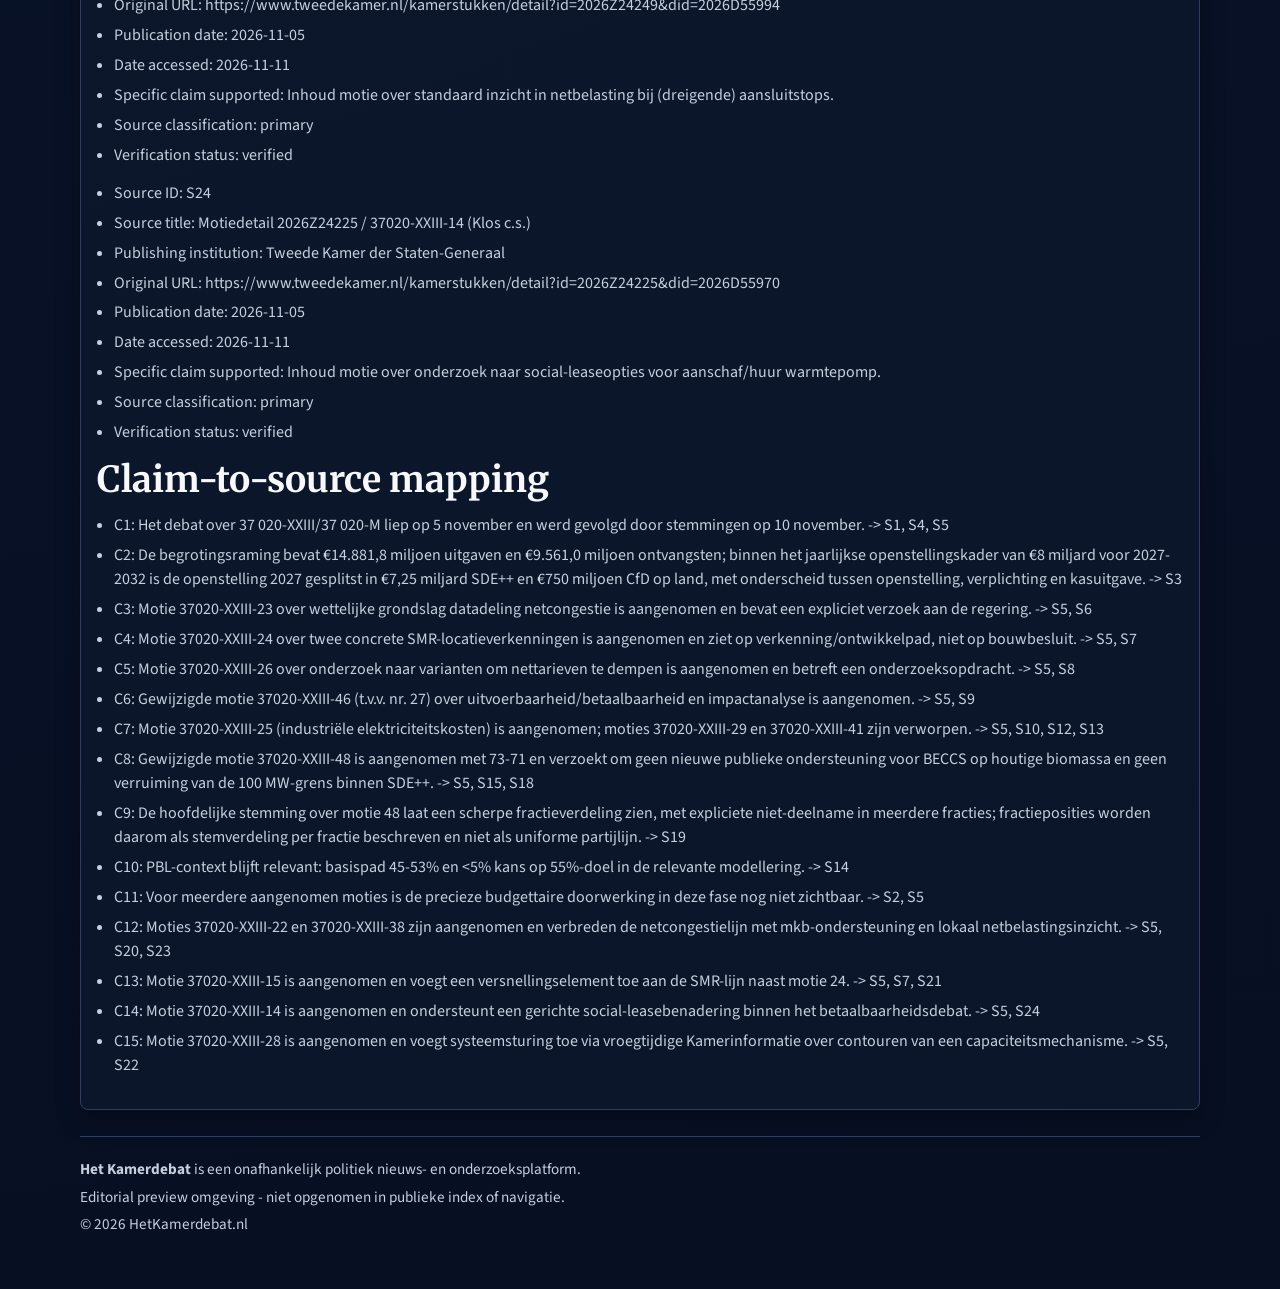
<file: website/editorial-preview/klimaatbegroting-2027-draft.html>
<!DOCTYPE html>
<html lang="nl">
  <head>
    <meta charset="UTF-8" />
    <meta name="viewport" content="width=device-width, initial-scale=1.0" />
    <title>Editorial Preview | Klimaatbegroting 2027 Draft | Het Kamerdebat</title>
    <meta
      name="description"
      content="Ongepubliceerde editorial preview van de draft Klimaatbegroting 2027 voor redactionele beoordeling."
    />
    <meta name="robots" content="noindex, nofollow, noarchive, nosnippet" />
    <meta name="googlebot" content="noindex, nofollow" />
    <link rel="preconnect" href="https://fonts.googleapis.com" />
    <link rel="preconnect" href="https://fonts.gstatic.com" crossorigin />
    <link
      href="https://fonts.googleapis.com/css2?family=Merriweather:wght@400;700;900&family=Source+Sans+3:wght@400;600;700&display=swap"
      rel="stylesheet"
    />
    <link rel="stylesheet" href="../css/style.css" />
    <style>
      .preview-banner {
        margin: 0 0 0.9rem;
        display: inline-block;
        font-weight: 800;
        letter-spacing: 0.09em;
        text-transform: uppercase;
        font-size: 0.78rem;
        color: #ffd9de;
        background: rgba(187, 30, 47, 0.2);
        border: 1px solid rgba(227, 79, 96, 0.55);
        border-radius: 999px;
        padding: 0.35rem 0.58rem;
      }

      .preview-note {
        margin: 0.35rem 0 1rem;
        color: var(--ink-soft);
        line-height: 1.5;
      }

      .preview-error {
        margin-top: 0.75rem;
        color: #ffd9de;
      }
    </style>
  </head>
  <body>
    <div class="site-shell">
      <header class="site-header">
        <div class="brand-row">
          <p class="kicker">ONAFHANKELIJKE POLITIEKE PUBLICATIE</p>
          <div class="brand-nav-row">
            <h1><a class="brand-link" href="../index.html">Het Kamerdebat</a></h1>
          </div>
          <p class="tagline">Politiek. Macht. Democratie.</p>
          <p class="sample-note">Editorial previewomgeving - ongepubliceerde conceptpublicatie.</p>
        </div>
      </header>

      <main>
        <article class="analysis-article" aria-labelledby="article-title">
          <div class="article-actions" aria-label="Artikelnavigatie">
            <a href="./index.html?draft=draft-klimaatbegroting-2027">Terug naar editorial previewoverzicht</a>
          </div>
          <p class="preview-banner">Editorial Preview - Unpublished Draft</p>
          <p class="preview-note">
            Deze pagina is een niet-gepubliceerde redactionele preview en staat niet in homepage,
            artikelarchief of publieke navigatie.
          </p>
          <p id="article-meta" class="section-label"></p>
          <h2 id="article-title"></h2>
          <p id="article-summary" class="article-intro"></p>
          <div id="article-content"></div>
          <p id="preview-error" class="preview-error" hidden></p>
        </article>
      </main>

      <footer class="site-footer">
        <p><strong>Het Kamerdebat</strong> is een onafhankelijk politiek nieuws- en onderzoeksplatform.</p>
        <p>Editorial preview omgeving - niet opgenomen in publieke index of navigatie.</p>
        <p>© 2026 HetKamerdebat.nl</p>
      </footer>
    </div>

    <script type="module">
      import { renderArticlePage } from "../js/articles.js";

      const errorNode = document.querySelector("#preview-error");

      renderArticlePage({ articlePath: "../content/articles/draft-klimaatbegroting-2027.md" }).catch((error) => {
        if (errorNode) {
          errorNode.hidden = false;
          errorNode.textContent = `Draft kon niet worden geladen: ${error.message}`;
        }
      });
    </script>
  </body>
</html>
</file>
<file: website/css/style.css>
:root {
  --bg: #071225;
  --surface: #0f1d36;
  --surface-soft: #182947;
  --ink: #f6f8fc;
  --ink-soft: #c5cfde;
  --accent: #bb1e2f;
  --accent-soft: #e34f60;
  --stroke: #2d3e5f;
  --shadow: rgba(0, 0, 0, 0.28);
  --radius: 8px;
}

* {
  box-sizing: border-box;
}

body {
  margin: 0;
  font-family: "Source Sans 3", sans-serif;
  color: var(--ink);
  background: linear-gradient(170deg, #050d1b 0%, #0a1730 58%, #070f22 100%);
  min-height: 100vh;
}

.site-shell {
  width: min(1120px, 92vw);
  margin: 0 auto;
  padding: 1.4rem 0 3rem;
}

.site-header {
  margin-bottom: 1.3rem;
  position: relative;
}

.brand-row {
  padding: 0.95rem 1rem;
  border: 1px solid var(--stroke);
  border-radius: var(--radius);
  background: linear-gradient(160deg, rgba(15, 29, 54, 0.98), rgba(11, 21, 40, 0.95));
  box-shadow: 0 8px 20px var(--shadow);
}

.brand-nav-row {
  display: flex;
  align-items: center;
  justify-content: space-between;
  gap: 1rem;
}

.kicker {
  margin: 0;
  font-size: 0.75rem;
  letter-spacing: 0.14em;
  text-transform: uppercase;
  color: var(--ink-soft);
}

.brand-row .brand-title {
  margin: 0.5rem 0 0.2rem;
  font-family: "Merriweather", serif;
  font-size: clamp(1.8rem, 4vw, 2.9rem);
  line-height: 1.04;
}

.brand-link {
  color: inherit;
  text-decoration: none;
}

.tagline {
  margin: 0.1rem 0 0;
  font-size: 1rem;
  color: var(--accent-soft);
  font-weight: 700;
}

.sample-note {
  margin: 0.65rem 0 0;
  color: var(--ink-soft);
  font-size: 0.88rem;
}

.main-nav {
  margin-top: 0.6rem;
}

.menu-button {
  appearance: none;
  display: none;
  width: 44px;
  height: 36px;
  border: 1px solid var(--stroke);
  border-radius: 6px;
  align-items: center;
  justify-content: center;
  flex-direction: column;
  gap: 5px;
  cursor: pointer;
  background: rgba(7, 18, 37, 0.56);
  list-style: none;
  position: absolute;
  top: 0.86rem;
  right: 0.92rem;
  z-index: 3;
}

.menu-button span {
  width: 18px;
  height: 2px;
  background: var(--ink);
  display: block;
}

.nav-links {
  display: flex;
  flex-wrap: wrap;
  gap: 0.42rem;
}

.nav-links a {
  color: var(--ink);
  text-decoration: none;
  padding: 0.44rem 0.67rem;
  border: 1px solid var(--stroke);
  border-radius: 999px;
  background: rgba(7, 18, 37, 0.56);
  font-weight: 600;
  font-size: 0.89rem;
  transition: 0.2s ease;
}

.nav-links a:hover,
.nav-links a:focus-visible {
  border-color: var(--accent-soft);
  color: #fff;
  background: rgba(187, 30, 47, 0.2);
}

.menu-button:focus-visible,
.nav-links a:focus-visible {
  outline: 2px solid var(--accent-soft);
  outline-offset: 2px;
}

.hero {
  margin-bottom: 1.7rem;
}

.hero-copy {
  padding: 1rem 1.05rem;
  border-radius: var(--radius);
  border: 1px solid var(--stroke);
  background: linear-gradient(150deg, rgba(15, 29, 54, 0.96), rgba(14, 27, 50, 0.9));
}

.section-label {
  margin: 0;
  text-transform: uppercase;
  letter-spacing: 0.09em;
  color: var(--ink-soft);
  font-size: 0.78rem;
}

.hero-copy h2 {
  margin: 0.42rem 0 0.6rem;
  font-family: "Merriweather", serif;
  font-size: clamp(1.42rem, 2.9vw, 2.15rem);
  line-height: 1.2;
}

.hero-copy p {
  color: var(--ink-soft);
  line-height: 1.55;
}

.cta {
  display: inline-block;
  margin-top: 0.6rem;
  color: #fff;
  text-decoration: none;
  background: linear-gradient(145deg, var(--accent), #8f1323);
  border: 1px solid rgba(255, 255, 255, 0.2);
  padding: 0.58rem 0.92rem;
  border-radius: 10px;
  font-weight: 700;
}

.cta-secondary {
  margin-right: 0.5rem;
  background: rgba(7, 18, 37, 0.56);
  border: 1px solid var(--stroke);
}

.cta-secondary:hover,
.cta-secondary:focus-visible {
  border-color: var(--accent-soft);
  background: rgba(187, 30, 47, 0.2);
}

.launch-status {
  margin: 0.68rem 0 0;
  display: inline-block;
  font-size: 0.79rem;
  font-weight: 600;
  letter-spacing: 0.04em;
  text-transform: uppercase;
  color: #f2c7ce;
  border: 1px solid rgba(227, 79, 96, 0.35);
  padding: 0.24rem 0.46rem;
  border-radius: 999px;
  background: rgba(187, 30, 47, 0.08);
}

.content-section {
  margin-bottom: 1.35rem;
}

.section-head h3 {
  margin: 0;
  font-family: "Merriweather", serif;
  font-size: 1.43rem;
}

.section-head p {
  margin: 0.28rem 0 0.72rem;
  color: var(--ink-soft);
}

.card-grid {
  display: grid;
  gap: 0.75rem;
}

.three-col {
  grid-template-columns: repeat(3, minmax(0, 1fr));
}

.two-col {
  grid-template-columns: repeat(2, minmax(0, 1fr));
}

.card,
.feature-card,
.dossier-list article {
  border: 1px solid var(--stroke);
  border-radius: 8px;
  background: linear-gradient(170deg, rgba(24, 41, 71, 0.92), rgba(16, 30, 56, 0.9));
  padding: 0.76rem 0.8rem;
  box-shadow: 0 6px 16px var(--shadow);
}

.meta {
  margin: 0;
  text-transform: uppercase;
  letter-spacing: 0.08em;
  font-size: 0.72rem;
  color: var(--ink-soft);
}

.card h4,
.feature-card h4,
.dossier-list h4 {
  margin: 0.3rem 0 0.42rem;
  font-family: "Merriweather", serif;
  font-size: 1.03rem;
  line-height: 1.35;
}

.card p,
.feature-card p,
.dossier-list p {
  margin: 0 0 0.55rem;
  color: var(--ink-soft);
  line-height: 1.48;
}

.card a,
.feature-card a {
  color: #ffd1d7;
  text-decoration: none;
  font-weight: 700;
}

.site-footer {
  margin-top: 1.6rem;
  padding-top: 1rem;
  border-top: 1px solid var(--stroke);
  color: var(--ink-soft);
  font-size: 0.95rem;
}

.site-footer p {
  margin: 0.35rem 0;
}

.analysis-article {
  border: 1px solid var(--stroke);
  border-radius: var(--radius);
  background: linear-gradient(160deg, rgba(15, 29, 54, 0.97), rgba(11, 22, 42, 0.94));
  box-shadow: 0 10px 24px var(--shadow);
  padding: 1.1rem 1rem;
}

.article-actions {
  display: flex;
  flex-wrap: wrap;
  gap: 0.45rem;
  margin-bottom: 0.65rem;
}

.article-actions a {
  color: var(--ink);
  text-decoration: none;
  padding: 0.35rem 0.58rem;
  border: 1px solid var(--stroke);
  border-radius: 999px;
  font-size: 0.84rem;
  background: rgba(7, 18, 37, 0.56);
}

.article-actions a:hover,
.article-actions a:focus-visible {
  border-color: var(--accent-soft);
  background: rgba(187, 30, 47, 0.2);
}

.analysis-article h2 {
  margin: 0.35rem 0 0.75rem;
  font-family: "Merriweather", serif;
  font-size: clamp(1.45rem, 3vw, 2.25rem);
  line-height: 1.2;
}

.analysis-article h3 {
  margin: 1.3rem 0 0.45rem;
  font-family: "Merriweather", serif;
  font-size: 1.15rem;
}

.analysis-article p {
  color: var(--ink-soft);
  line-height: 1.62;
  margin: 0.38rem 0 0.72rem;
}

.analysis-article ul,
.analysis-article ol {
  margin: 0.2rem 0 0.85rem;
  padding-left: 1.05rem;
  color: var(--ink-soft);
}

.analysis-article li {
  margin: 0.35rem 0;
  line-height: 1.52;
}

.analysis-article a {
  color: #ffd1d7;
}

.analysis-article blockquote {
  margin: 1rem 0 1.15rem;
  padding: 0.7rem 0.85rem;
  border-left: 4px solid rgba(227, 79, 96, 0.7);
  background: rgba(7, 18, 37, 0.56);
}

.analysis-article blockquote p {
  margin: 0;
  color: #f2dce0;
  font-size: 1.02rem;
  line-height: 1.68;
}

.analysis-article--essay {
  padding: 1.2rem 1.12rem;
}

.analysis-article--essay h2 {
  font-size: clamp(1.6rem, 3.2vw, 2.5rem);
  line-height: 1.14;
  max-width: 30ch;
}

.analysis-article--essay h3 {
  margin-top: 1.45rem;
  font-size: 1.22rem;
}

.analysis-article--essay p {
  font-size: 1.05rem;
  line-height: 1.72;
  max-width: 72ch;
}

.analysis-article--essay ul,
.analysis-article--essay ol {
  max-width: 72ch;
}

.analysis-article--essay .article-intro {
  border-left-width: 4px;
  border-left-color: rgba(245, 194, 116, 0.85);
  background: rgba(245, 194, 116, 0.06);
  padding: 0.5rem 0.78rem;
}

.analysis-article--essay blockquote {
  border-left-color: rgba(245, 194, 116, 0.85);
  background: linear-gradient(165deg, rgba(245, 194, 116, 0.12), rgba(20, 28, 49, 0.72));
}

.analysis-article--essay blockquote p {
  font-family: "Merriweather", serif;
  font-size: 1.08rem;
}

.article-intro {
  border-left: 3px solid rgba(227, 79, 96, 0.7);
  padding-left: 0.72rem;
}

.archive-list {
  display: grid;
  gap: 0.8rem;
}

.archive-filter {
  display: flex;
  flex-wrap: wrap;
  gap: 0.45rem;
  margin-bottom: 0.82rem;
}

.archive-filter-button {
  appearance: none;
  border: 1px solid var(--stroke);
  background: rgba(7, 18, 37, 0.56);
  color: var(--ink);
  border-radius: 999px;
  padding: 0.34rem 0.72rem;
  font-size: 0.82rem;
  font-weight: 700;
  letter-spacing: 0.02em;
  cursor: pointer;
}

.archive-filter-button[aria-pressed="true"] {
  border-color: var(--accent-soft);
  background: rgba(187, 30, 47, 0.2);
}

.archive-filter-button:hover,
.archive-filter-button:focus-visible {
  border-color: var(--accent-soft);
}

.archive-card {
  border: 1px solid var(--stroke);
  border-radius: 8px;
  background: linear-gradient(170deg, rgba(24, 41, 71, 0.92), rgba(16, 30, 56, 0.9));
  padding: 0.9rem;
  box-shadow: 0 6px 16px var(--shadow);
}

.archive-format-chip {
  margin: 0 0 0.45rem;
  display: inline-flex;
  align-items: center;
  gap: 0.34rem;
  border: 1px solid rgba(227, 79, 96, 0.45);
  border-radius: 999px;
  padding: 0.16rem 0.58rem;
  background: rgba(187, 30, 47, 0.17);
  color: #f9d7dc;
  text-transform: uppercase;
  letter-spacing: 0.04em;
  font-size: 0.7rem;
  font-weight: 700;
}

.archive-card[data-editorial-format="POLITICAL_ESSAY"] {
  border-color: rgba(227, 79, 96, 0.5);
  background: linear-gradient(165deg, rgba(34, 26, 43, 0.93), rgba(19, 26, 47, 0.92));
}

.archive-card[data-editorial-format="POLITICAL_ESSAY"] .archive-format-chip {
  border-color: rgba(245, 194, 116, 0.55);
  background: rgba(245, 194, 116, 0.13);
  color: #f5dcab;
}

.archive-card h3 {
  margin: 0.35rem 0 0.5rem;
  font-family: "Merriweather", serif;
  font-size: 1.2rem;
  line-height: 1.32;
}

.archive-summary {
  margin: 0;
  color: var(--ink-soft);
  line-height: 1.54;
}

.archive-meta {
  margin: 0.52rem 0 0;
  color: var(--ink-soft);
  font-size: 0.86rem;
}

.archive-link {
  display: inline-block;
  margin-top: 0.72rem;
  color: #ffd1d7;
  text-decoration: none;
  font-weight: 700;
}

.archive-link:hover,
.archive-link:focus-visible {
  text-decoration: underline;
}

.archive-home-link {
  margin-top: 1rem;
}

.archive-home-link a {
  color: #ffd1d7;
  font-weight: 700;
  text-decoration: none;
}

.archive-home-link a:hover,
.archive-home-link a:focus-visible {
  text-decoration: underline;
}

@media (max-width: 980px) {
  .three-col,
  .two-col {
    grid-template-columns: 1fr 1fr;
  }
}

@media (max-width: 1024px) {
  .site-shell {
    width: min(1120px, 94vw);
    padding-top: 0.8rem;
  }

  .brand-row {
    padding: 0.72rem 0.78rem;
  }

  .brand-row .brand-title {
    font-size: clamp(1.35rem, 8vw, 1.9rem);
    line-height: 1.08;
    margin: 0;
    max-width: 220px;
    word-break: keep-all;
  }

  .tagline {
    font-size: 0.93rem;
    margin-top: 0.32rem;
  }

  .sample-note {
    margin-top: 0.48rem;
    font-size: 0.8rem;
  }

  .menu-button {
    display: inline-flex;
    top: 0.7rem;
    right: 0.74rem;
  }

  .main-nav {
    margin-top: 0.5rem;
  }

  .nav-links {
    display: none;
    flex-direction: column;
    gap: 0.32rem;
    border: 1px solid var(--stroke);
    border-radius: 8px;
    padding: 0.46rem;
    background: rgba(12, 24, 45, 0.96);
  }

  .nav-links a {
    border-radius: 6px;
    padding: 0.4rem 0.52rem;
    font-size: 0.88rem;
    text-align: left;
  }

  .main-nav.is-open .nav-links {
    display: flex;
  }

  .main-nav.is-open .menu-button {
    border-color: var(--accent-soft);
    background: rgba(187, 30, 47, 0.2);
  }

  .main-nav.is-open .menu-button span:nth-child(1) {
    transform: translateY(7px) rotate(45deg);
  }

  .main-nav.is-open .menu-button span:nth-child(2) {
    opacity: 0;
  }

  .main-nav.is-open .menu-button span:nth-child(3) {
    transform: translateY(-7px) rotate(-45deg);
  }

  .menu-button span {
    transition: transform 0.2s ease, opacity 0.2s ease;
  }

  .hero-copy h2 {
    font-size: clamp(1.28rem, 5vw, 1.72rem);
  }

  .analysis-article {
    padding: 0.88rem 0.82rem;
  }
}

@media (max-width: 680px) {
  .site-shell {
    width: min(1120px, 94vw);
    padding-top: 0.8rem;
  }

  .brand-row {
    padding: 0.72rem 0.78rem;
  }

  .brand-row .brand-title {
    font-size: clamp(1.35rem, 8vw, 1.9rem);
    line-height: 1.08;
    margin: 0;
    max-width: 220px;
    word-break: keep-all;
  }

  .tagline {
    font-size: 0.93rem;
    margin-top: 0.32rem;
  }

  .sample-note {
    margin-top: 0.48rem;
    font-size: 0.8rem;
  }

  .hero-copy {
    padding: 0.85rem 0.82rem;
  }

  .hero-copy h2 {
    font-size: clamp(1.28rem, 6.8vw, 1.72rem);
  }

  .hero-copy p {
    font-size: 0.95rem;
    line-height: 1.5;
  }

  .cta-secondary {
    margin-right: 0;
  }

  .analysis-article h2 {
    font-size: clamp(1.25rem, 6.3vw, 1.7rem);
  }

  .analysis-article h3 {
    font-size: 1.04rem;
  }

  .three-col,
  .two-col {
    grid-template-columns: 1fr;
  }
}
</file>
